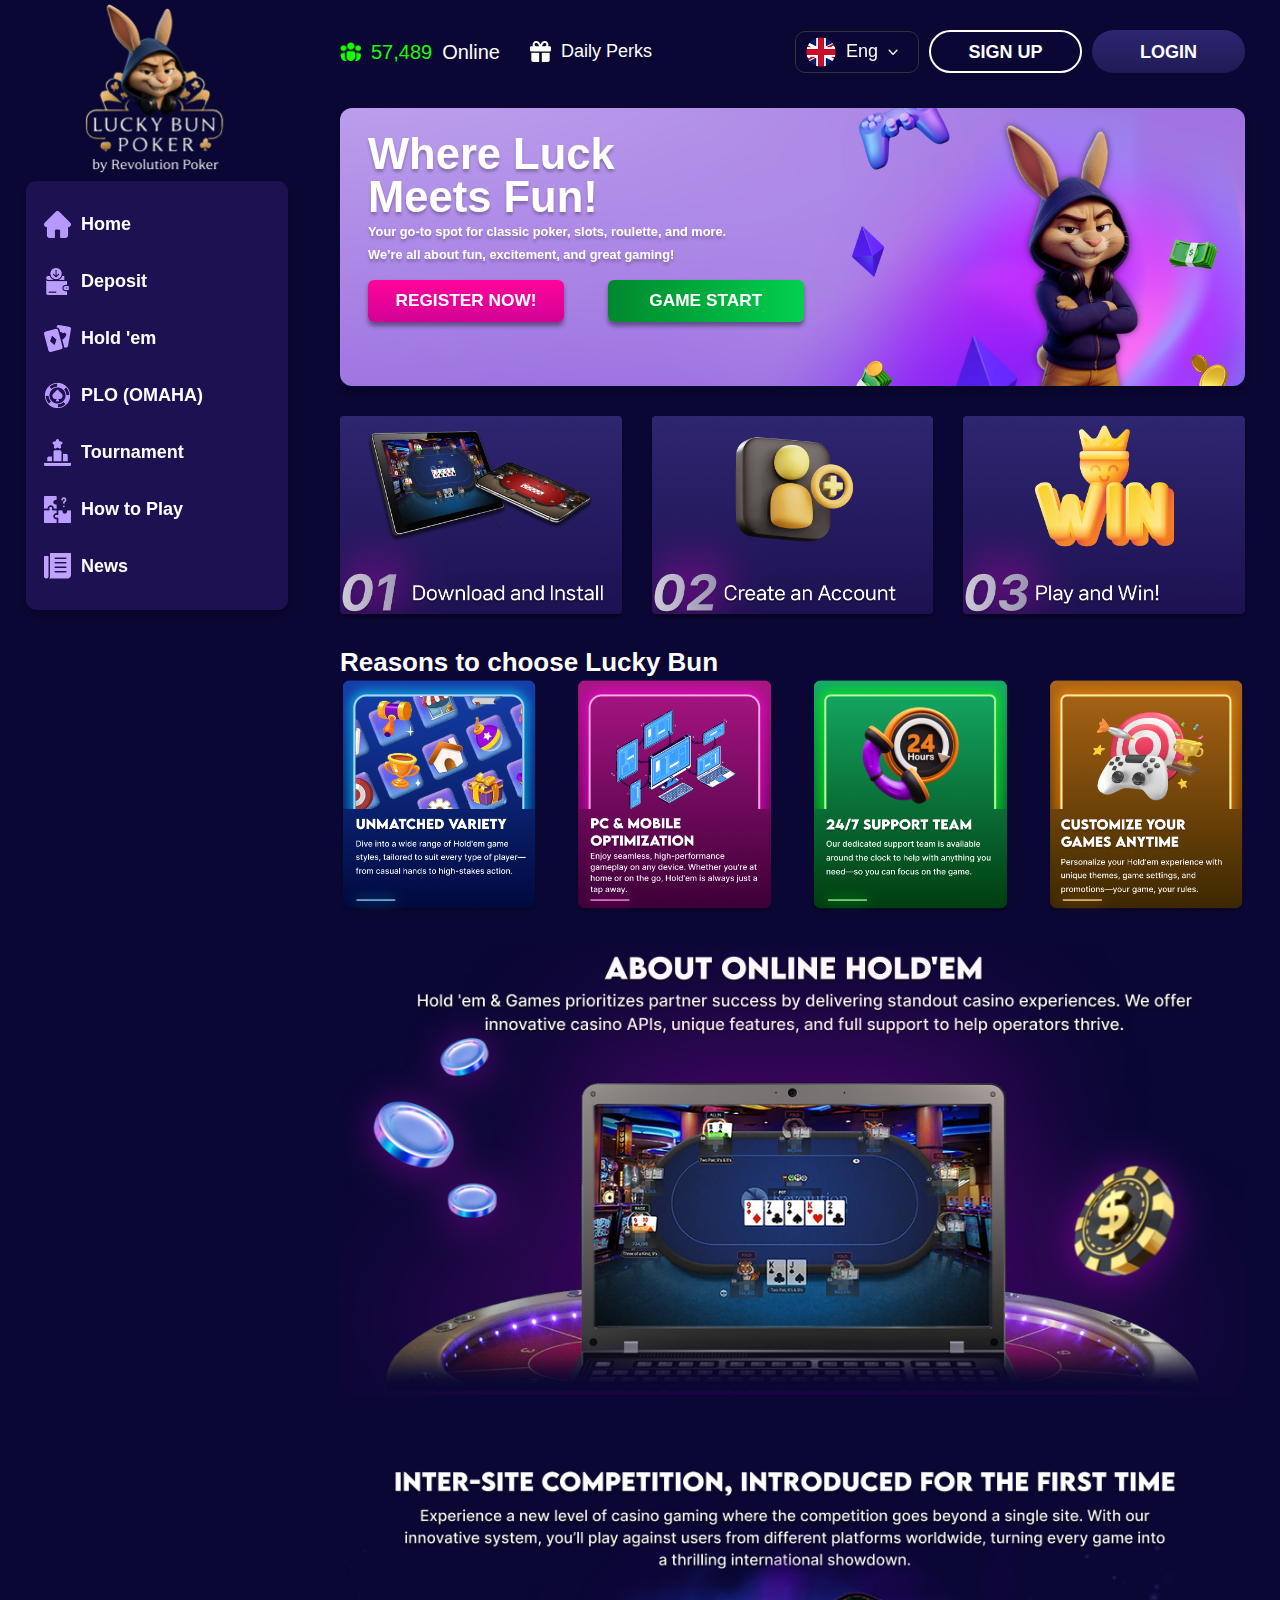
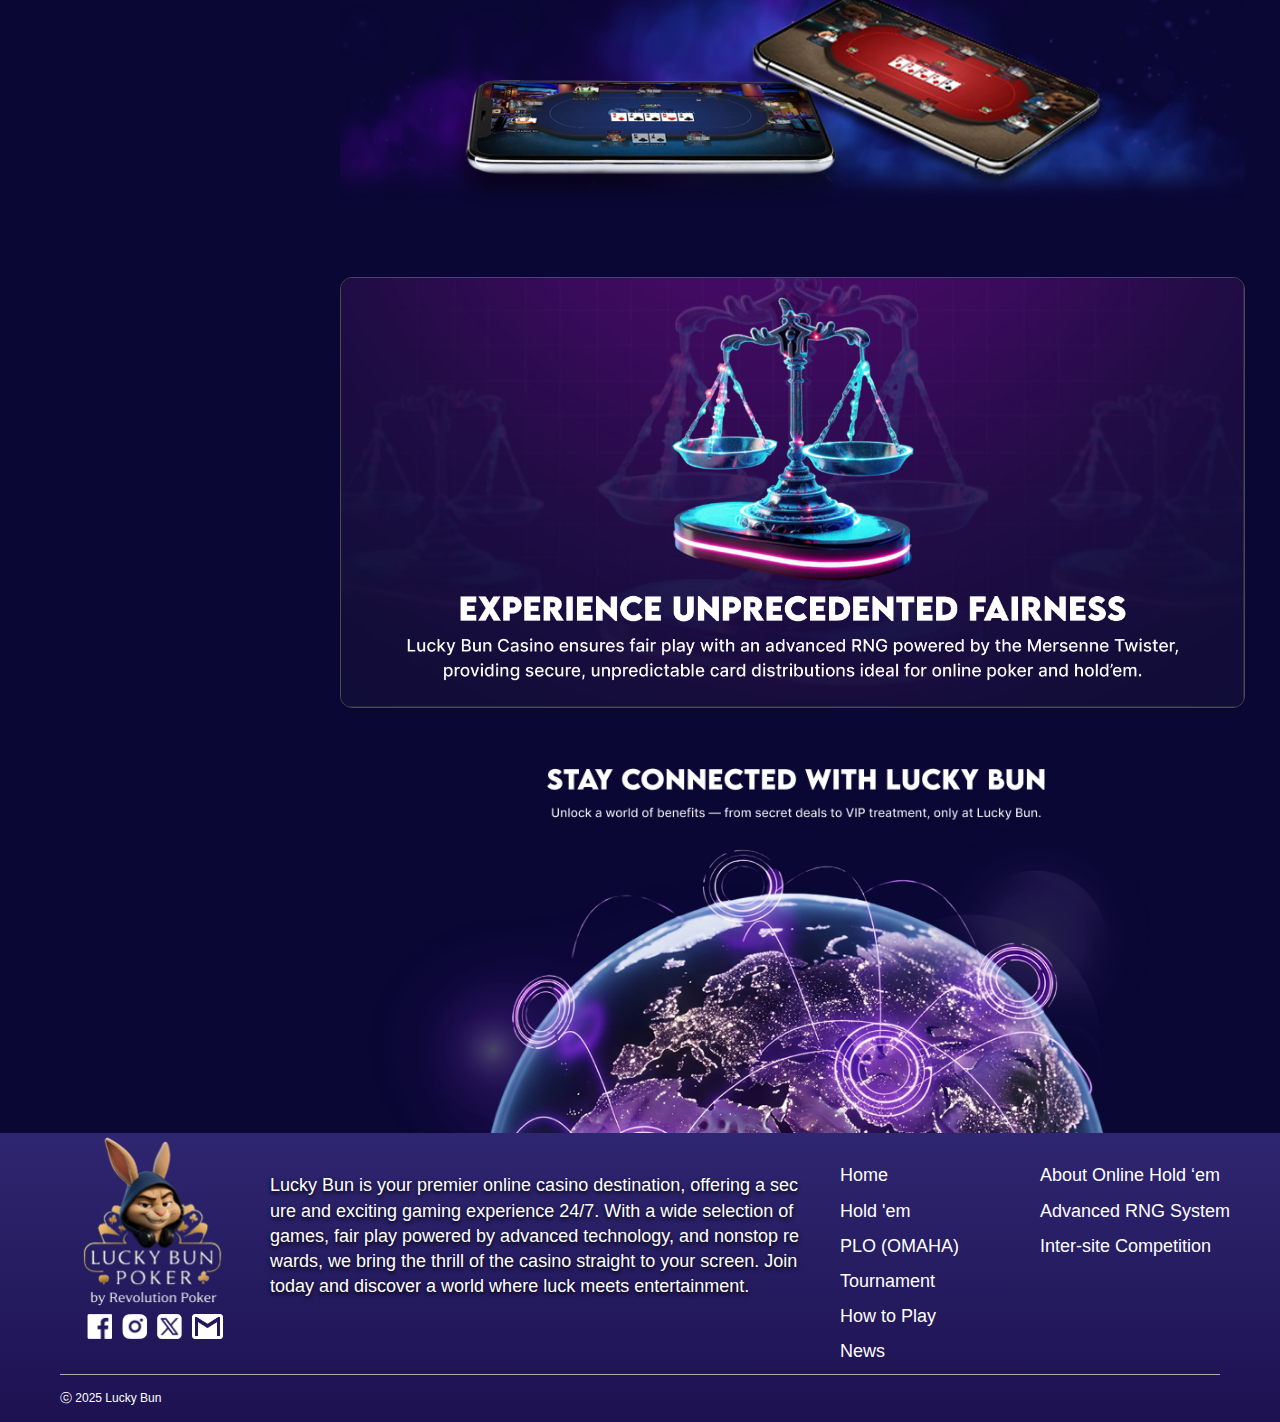
<file: pages/index.html>
<!DOCTYPE html>
<html lang="ko">
    <head>
        <title>LUCKY BUN</title>

        <meta http-equiv="content-type" content="text/html; charset=utf-8"/>
        <meta http-equiv="X-UA-Compatible" content="IE=Edge"/>
        <meta name="viewport" content="user-scalable=yes, initial-scale=1, maximum-scale=1, minimum-scale=1, width=device-width">
        <link rel="stylesheet" type="text/css" href="../css/reset.css"/>
        <link rel="stylesheet" type="text/css" href="../css/common.css"/>
        <link rel="stylesheet" type="text/css" href="../css/style.css"/>

        <script src="../js/jquery-2.2.4.min.js"></script>
        <script src="../js/script.js"></script>

    </head>
    <body>

        <!-- 로그인 팝업 -->
        <div class="popup login" style="display: none;">
            <div class="popup__cont">
                <button class="popup__close">
                    <img src="../img/popup_close.png" alt="close">
                </button>
                <div class="popup__member">
                    <div class="member__left">
                        <img src="../img/logo.png" alt="LUCKY BUN POKER">   
                    </div>
                    <div class="member__right">
                        <p>Sign in to your account, and start winning!</p>

                        <div class="member__input">
                            <img src="../img/ico_id.png" alt="username">
                            <input type="text" placeholder="Username" class="input-common">
                        </div>
                        <div class="member__input">
                            <img src="../img/ico_lock.png" alt="Password">
                            <input type="password" placeholder="Password" class="input-common">
                        </div>
                        <a href="javascript:;" class="link-forgot">Forgot Password?</a>
                        <a href="javascript:;" class="btn btn-gradient btn-popup-login">LOGIN</a>
                        <div class="member__links">
                            <span>Don't have an account?</span>
                            <a href="javascript:;" class="link-signup">SIGN UP</a>
                        </div>
                    </div>
                </div>
            </div>
            <div class="popup__bg"></div>
        </div>

        <!-- 회원가입 팝업 -->
        <div class="popup signup" style="display: none;">
            <div class="popup__cont">
                <button class="popup__close">
                    <img src="../img/popup_close.png" alt="close">
                </button>
                <div class="popup__member">
                    <div class="member__left">
                        <img src="../img/logo.png" alt="LUCKY BUN POKER">   
                    </div>
                    <div class="member__right">
                        <p>Join Lucky Bun today and start your winning streak!</p>

                        <div class="member__input">
                            <img src="../img/ico_name.png" alt="First Name">
                            <input type="text" placeholder="First Name" class="input-common">
                        </div>
                        <div class="member__input">
                            <img src="../img/ico_name.png" alt="Last Name">
                            <input type="text" placeholder="Last Name" class="input-common">
                        </div>
                        <div class="member__input">
                            <img src="../img/ico_id.png" alt="username">
                            <input type="text" placeholder="Username" class="input-common">
                        </div>
                        <div class="member__input">
                            <img src="../img/ico_email.png" alt="Email">
                            <input type="text" placeholder="Email" class="input-common">
                        </div>
                        <div class="member__input">
                            <img src="../img/ico_lock.png" alt="Password">
                            <input type="password" placeholder="Password" class="input-common">
                        </div>
                        <div class="member__input">
                            <img src="../img/ico_confirm.png" alt="Confirm Password">
                            <input type="password" placeholder="Confirm Password" class="input-common">
                        </div>
                        <div class="member__input">
                            <img src="../img/ico_agent.png" alt="Agent Code">
                            <input type="text" placeholder="Agent Code" class="input-common">
                        </div>
                        <label class="member__checkbox">
                            <input type="checkbox" class="input-checkbox">
                            <span>I accept the Terms of Use and Privacy Policy</span>
                        </label>
                        <a href="javascript:;" class="btn btn-gradient btn-popup-login">SIGN UP</a>
                        <div class="member__links">
                            <span>Already have an account?</span>
                            <a href="javascript:;" class="link-signup">LOG IN</a>
                        </div>
                    </div>
                </div>
            </div>
            <div class="popup__bg"></div>
        </div>



        <!-- deposit 팝업 -->
        <div class="popup deposit" style="display: none;">
            <div class="popup__cont">
                <button class="popup__close">
                    <img src="../img/popup_close.png" alt="close">
                </button>
                <div class="popup__deposit">
                    <h2>DEPOSIT</h2>
                    <div class="deposit__tab">
                        <button class="btn-gradient btn active" data-tab="deposit">Deposit</button>
                        <button class="btn-gradient btn" data-tab="withdraw">Withdraw</button>
                    </div>

                    <hr class="hr-line" />

                    <div class="amountbox">
                        <span>Deposit Amount</span>
                        <b>$ 1,000</b>
                        <p class="amount__type">USDT</p>
                    </div>

                    <!-- Deposit 탭 내용 -->
                    <div class="tab-content deposit-content">
                        <div class="deposit__method">
                            <button class="deposit__method__item">
                                <img src="../img/ico_usdt.png" alt="USDT">
                                <span>USDT</span>
                            </button>
                        </div>

                        <h3>Charging Type</h3>
                        <div class="chargingtype">
                            <label class="active">
                                <input type="radio" name="chargingtype" class="input-radio" value="TRC20">
                                <span>TRC20</span>
                            </label>
                            <label>
                                <input type="radio" name="chargingtype" class="input-radio" value="ERC20">
                                <span>ERC20</span>
                            </label>
                            <label>
                                <input type="radio" name="chargingtype" class="input-radio" value="BEP20">
                                <span>BEP20</span>
                            </label>
                            <label>
                                <input type="radio" name="chargingtype" class="input-radio" value="TRC20">
                                <span>TRC20</span>
                            </label>
                            <label>
                                <input type="radio" name="chargingtype" class="input-radio" value="ERC20">
                                <span>ERC20</span>
                            </label>
                            <label>
                                <input type="radio" name="chargingtype" class="input-radio" value="BEP20">
                                <span>BEP20</span>
                            </label>
                        </div>

                        <h3>Charging Address</h3>
                        <p class="deposit__address-text">Private address, supports all amounts and can add funds at any time, minimum transfer amount is 1 USDT.</p>

                        <hr class="hr-line" />

                        <div class="barcode">
                            <img src="../img/barcode.png" alt="barcode" class="barcode__img">
                            <button class="btn-save">
                                <img src="../img/ico_down.png" alt="down">
                                <span>SAVE QR CODE</span>
                            </button>
                        </div>

                        <div class="copy__address">
                            <input type="text" placeholder="Address" value="item_id=12345&user_id=67890&nonce=abcdef123" readonly>
                            <button class="btn-copy">
                                <span>Copy</span>
                            </button>
                        </div>
                    </div>

                    <!-- Withdraw 탭 내용 -->
                    <div class="tab-content withdraw-content" style="display: none;">
                        <div class="withdrawal-box">
                            <div class="no-withdrawal">
                                <img src="../img/no.png" alt="no withdrawal">
                                <h3>No withdrawal</h3>
                                <h4>Withdrawal is temporarily unavailable. Withdrawal amount <b>$0</b></h4>
                            </div>
                        </div>
                    </div>
                </div>
            </div>
            <div class="popup__bg"></div>
        </div>


        <!-- 햄버거 메뉴 버튼 -->
        <button class="menu-toggle">
            <span></span>
            <span></span>
            <span></span>
        </button>

        <!-- 네비게이션 오버레이 -->
        <div class="nav-overlay"></div>

        <div class="container">
            <nav>
                <h1>
                    <a href="./index.html">
                        <img src="../img/logo.png" alt="logo">
                    </a>
                </h1>
                <ul>
                    <li>
                        <a href="./index.html">
                            <img src="../img/ico_home.png" alt="home">
                            <span>Home</span>
                        </a>
                    </li>
                    <li>
                        <a href="javascript:;" class="btn-deposit-popup">
                            <img src="../img/ico_deposit_nav.png" alt="deposit">
                            <span>Deposit</span>
                        </a>
                    </li>
                    <li>
                        <a href="javascript:;">
                            <img src="../img/ico_holdem.png" alt="holdem">
                            <span>Hold 'em</span>
                        </a>
                    </li>
                    <li>
                        <a href="javascript:;">
                            <img src="../img/ico_plo.png" alt="plo">
                            <span>PLO (OMAHA)</span>
                        </a>
                    </li>
                    <li>
                        <a href="javascript:;">
                            <img src="../img/ico_tournament.png" alt="tournament">
                            <span>Tournament</span>
                        </a>
                    </li>
                    <li>
                        <a href="./howtoplay.html">
                            <img src="../img/ico_howtoplay.png" alt="howtoplay">
                            <span>How to Play</span>
                        </a>
                    </li>
                    <li>
                        <a href="./news.html">
                            <img src="../img/ico_news.png" alt="news">
                            <span>News</span>
                        </a>
                    </li>
                </ul>
            </nav>
            <div class="contents">
                <div class="contents__header">
                    <div class="contents__header__left">
                        <img src="../img/logo.png" alt="luckybun" class="mobile__logo">
                        <div class="onlineuser">
                            <img src="../img/ico_user.png" alt="user">
                            <span class="c_green">57,489</span>
                            <span>Online</span>
                        </div>
                        <div class="dailyperks">
                            <img src="../img/ico_gift.png" alt="dailyperks">
                            <span>Daily Perks</span>
                        </div>
                    </div>
                    <div class="contents__header__right">
                        <div class="fakeselect__flag">
                            <button>
                                <img src="../img/ico_eng.png" alt="select">
                                <span>Eng</span>
                            </button>
                            <div class="fakeselect__flag__list">
                                <ul>
                                    <li>
                                        <button>
                                            <img src="../img/ico_eng.png" alt="eng">
                                            <span>Eng</span>
                                        </button>
                                    </li>
                                    <li>
                                        <button>
                                            <img src="../img/ico_kor.png" alt="kor">
                                            <span>Kor</span>
                                        </button>
                                    </li>
                                </ul>
                            </div>
                        </div>
                        <a href="javascript:;" class="btn btn-signup">SIGN UP</a>
                        <a href="javascript:;" class="btn btn-gradient btn-login">LOGIN</a>
                    </div>
                </div>
                <div class="contents__main">
                    <div class="main__visual">
                        <div class="visual_contents">
                            <h2>Where Luck<br/>
                                Meets Fun!</h2>
                            <p>Your go-to spot for classic poker, slots, roulette, and more.<br />
                                We’re all about fun, excitement, and great gaming!</p>
                            <div class="visual_contents__btns">
                                <a href="javascript:;" class="btn-register">REGISTER NOW!</a>
                                <a href="javascript:;" class="btn-gamestart">GAME START</a>
                            </div>
                        </div>
                        <img src="../img/main_visual.png" alt="where Lick Meets Fun!">
                        <div class="main__visual__elements">
                            <img src="../img/main_el_1.png" alt="elements" class="el_1">
                            <img src="../img/main_el_2.png" alt="elements" class="el_2">
                            <img src="../img/main_el_3.png" alt="elements" class="el_3">
                            <img src="../img/main_el_4.png" alt="elements" class="el_4">
                            <img src="../img/main_el_5.png" alt="elements" class="el_5">
                            <img src="../img/main_el_2.png" alt="elements" class="el_6">
                        </div>
                    </div>
                    <div class="main__step">
                        <div class="step__item">
                            <img src="../img/step1.png" alt="step1">
                        </div>
                        <div class="step__item">
                            <img src="../img/step2.png" alt="step2">
                        </div>
                        <div class="step__item">
                            <img src="../img/step3.png" alt="step3">
                        </div>
                    </div>
                    <h2 class="main__reasons__title">Reasons to choose Lucky Bun</h2>
                    <div class="main__reasons">
                        <div class="reasons__item">
                            <img src="../img/main_reasons1.png" alt="reason1">
                        </div>
                        <div class="reasons__item">
                            <img src="../img/main_reasons2.png" alt="reason2">
                        </div>
                        <div class="reasons__item">
                            <img src="../img/main_reasons3.png" alt="reason3">
                        </div>
                        <div class="reasons__item">
                            <img src="../img/main_reasons4.png" alt="reason4">
                        </div>
                    </div>
                    <img src="../img/main_about.png" alt="about online holdem" class="main__about-img">
                    <img src="../img/main_intersite.png" alt="intersite competition" class="main__intersite-img">
                    <img src="../img/main_experience.jpg" alt="experience" class="main__experience-img">
                    <img src="../img/main_stay.png" alt="stay" class="main__stay-img">
                </div>
            </div>
        </div>



        <footer>
            <div class="footer__top">
                <div class="footer__logos">
                    <a href="javascript:;">
                        <img src="../img/logo.png" alt="LUCKY BUN POKER">
                    </a>
                    <div class="sns">
                        <a href="javascript:;">
                            <img src="../img/ico_facebook.png" alt="facebook">
                        </a>
                        <a href="javascript:;">
                            <img src="../img/ico_insta.png" alt="instagram">
                        </a>
                        <a href="javascript:;">
                            <img src="../img/ico_x.png" alt="x">
                        </a>
                        <a href="javascript:;">
                            <img src="../img/ico_mail.png" alt="mail">
                        </a>
                    </div>
                </div>
                <div class="footer__details">
                    <p>Lucky Bun is your premier online casino destination, offering a secure and exciting gaming experience 24/7. With a wide selection of games, fair play powered by advanced technology, and nonstop rewards, we bring the thrill of the casino straight to your screen. Join today and discover a world where luck meets entertainment.</p>
                </div>
                <div class="footer__nav">
                    <a href="./index.html">
                        <span>Home</span>
                    </a>
                    <a href="./holdem.html">
                        <span>Hold 'em</span>
                    </a>
                    <a href="./plo.html">
                        <span>PLO (OMAHA)</span>
                    </a>
                    <a href="./Tournament.html">
                        <span>Tournament</span>
                    </a>
                    <a href="./howtoplay.html">
                        <span>How to Play</span>
                    </a>
                    <a href="./news.html">
                        <span>News</span>
                    </a>
                </div>
                <div class="footer__links">
                    <a href="javascript:;">
                        <span>About Online Hold ‘em</span>
                    </a>
                    <a href="javascript:;">
                        <span>Advanced RNG System</span>
                    </a>
                    <a href="javascript:;">
                        <span>Inter-site Competition</span>
                    </a>
                </div>
            </div>
            <div class="footer__btm">
                <p>ⓒ 2025 Lucky Bun</p>
            </div>
        </footer>
    </body>
</html>
</file>
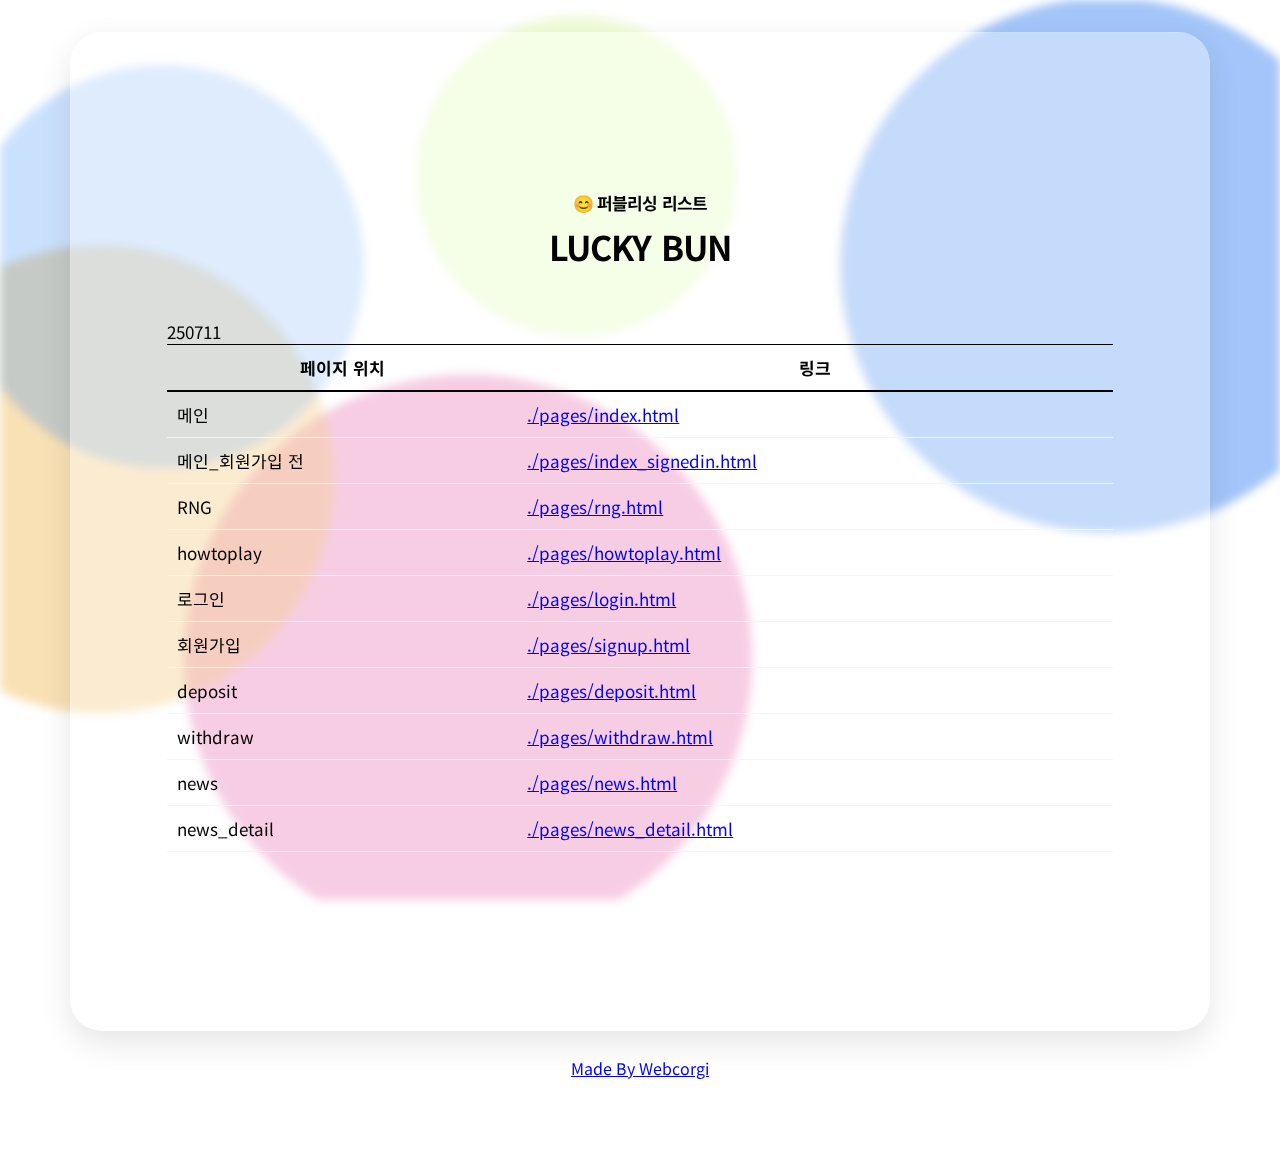
<file: list.html>
<html lang="ko">

<head>
    <meta charset="UTF-8">
    <meta name="viewport" content="width=device-width, initial-scale=1.0">
    <meta http-equiv="X-UA-Compatible" content="ie=edge">
    <title>퍼블리싱 리스트</title>
    <link href="https://fonts.googleapis.com/css?family=Noto+Sans+KR:100,300,400,500,700,900&amp;display=swap"
        rel="stylesheet">
</head>

<body>
    <!-- Canvas -->
    <canvas class="orb-canvas"></canvas>
    <!-- Overlay -->
    <div class="overlay">
        <!-- Overlay inner wrapper -->
        <div class="overlay__inner">
            <!-- Title -->
            <h1 class="overlay__title">
                <p>😊 퍼블리싱 리스트</p>
                LUCKY BUN
            </h1>

            <table>
                <caption>250711</caption>
                <tbody>
                    <tr>
                        <th>페이지 위치</th>
                        <th>링크</th>
                    </tr>
                    <tr>
                        <td>메인</td>
                        <td>
                            <a href="./pages/index.html" target="_blank">./pages/index.html</a>
                        </td>
                    </tr>
                    <tr>
                        <td>메인_회원가입 전</td>
                        <td>
                            <a href="./pages/index_signedin.html" target="_blank">./pages/index_signedin.html</a>
                        </td>
                    </tr>
                    <tr>
                        <td>RNG</td>
                        <td>
                            <a href="./pages/rng.html" target="_blank">./pages/rng.html</a>
                        </td>
                    </tr>
                    <tr>
                        <td>howtoplay</td>
                        <td>
                            <a href="./pages/howtoplay.html" target="_blank">./pages/howtoplay.html</a>
                        </td>
                    </tr>
                    <tr>
                        <td>로그인</td>
                        <td>
                            <a href="./pages/login.html" target="_blank">./pages/login.html</a>
                        </td>
                    </tr>
                    <tr>
                        <td>회원가입</td>
                        <td>
                            <a href="./pages/signup.html" target="_blank">./pages/signup.html</a>
                        </td>
                    </tr>
                    <tr>
                        <td>deposit</td>
                        <td>
                            <a href="./pages/deposit.html" target="_blank">./pages/deposit.html</a>
                        </td>
                    </tr>
                    <tr>
                        <td>withdraw</td>
                        <td>
                            <a href="./pages/withdraw.html" target="_blank">./pages/withdraw.html</a>
                        </td>
                    </tr>
                    <tr>
                        <td>news</td>
                        <td>
                            <a href="./pages/news.html" target="_blank">./pages/news.html</a>
                        </td>
                    </tr>   
                    <tr>
                        <td>news_detail</td>
                        <td>
                            <a href="./pages/news_detail.html" target="_blank">./pages/news_detail.html</a>
                        </td>
                    </tr>
                </tbody>
            </table>
        </div>
    </div>

    <footer>
        <a href="https://kmong.com/gig/154084" target="_blank">Made By Webcorgi</a>
    </footer>

    <style>
        footer {
            height: 100px;
            display: flex;
            justify-content: center;
            align-items: center;
        }

        footer a {
            font-size: 16px;
            color: blue;
            text-decoration: underline;
            margin-top: 50px;
        }

        :root {
            --dark-color: hsl(var(--hue), 100%, 9%);
            --light-color: hsl(var(--hue), 95%, 98%);
            --base: hsl(var(--hue), 95%, 50%);
            --complimentary1: hsl(var(--hue-complimentary1), 95%, 50%);
            --complimentary2: hsl(var(--hue-complimentary2), 95%, 50%);

            --font-family: "Poppins", system-ui;

            --bg-gradient: linear-gradient(to bottom,
                    hsl(var(--hue), 95%, 99%),
                    hsl(var(--hue), 95%, 84%));
        }

        * {
            margin: 0;
            padding: 0;
            box-sizing: border-box;
        }

        html {
            -webkit-font-smoothing: antialiased;
            -moz-osx-font-smoothing: grayscale;
        }

        body {
            min-height: 100vh;
            display: grid;
            place-items: center;
            padding: 2rem;
            font-family: var(--font-family);
            color: var(--dark-color);
            background: var(--bg-gradient);
        }

        .orb-canvas {
            position: fixed;
            top: 0;
            left: 0;
            width: 100%;
            height: 100%;
            pointer-events: none;
            z-index: -1;
        }

        strong {
            font-weight: 600;
        }

        .overlay {
            width: 100%;
            max-width: 1140px;
            padding: 8rem 6rem;
            display: flex;
            align-items: center;
            background: rgba(255, 255, 255, 0.375);
            box-shadow: 0 0.75rem 2rem 0 rgba(0, 0, 0, 0.1);
            border-radius: 2rem;
            border: 1px solid rgba(255, 255, 255, 0.125);
        }

        .overlay__inner {
            width: 100%;
        }

        .overlay__title {
            font-size: 34px;
            line-height: 2.75rem;
            font-weight: 700;
            letter-spacing: -0.025em;
            margin-bottom: 2rem;
        }

        .text-gradient {
            background-image: linear-gradient(45deg,
                    var(--base) 25%,
                    var(--complimentary2));
            -webkit-background-clip: text;
            -webkit-text-fill-color: transparent;
            -moz-background-clip: text;
            -moz-text-fill-color: transparent;
        }

        .overlay__description {
            font-size: 24px;
            line-height: 1.6;
            margin-bottom: 3rem;
        }

        .overlay__btns {
            width: 100%;
            display: flex;
        }

        .overlay__btn {
            width: 350px;
            height: 80px;
            display: flex;
            justify-content: center;
            align-items: center;
            font-size: 17px;
            font-weight: 600;
            color: var(--light-color);
            background: var(--dark-color);
            border: none;
            border-radius: 0.5rem;
            transition: transform 150ms ease;
            outline-color: hsl(var(--hue), 95%, 50%);
        }

        .overlay__btn:hover {
            transform: scale(1.05);
            cursor: pointer;
        }

        .overlay__btn--transparent {
            background: transparent;
            color: var(--dark-color);
            border: 2px solid var(--dark-color);
            border-width: 2px;
            margin-right: 0.75rem;
        }

        .overlay__btn-emoji {
            margin-left: 0.375rem;
        }

        a {
            text-decoration: none;
            color: var(--dark-color);
            width: 100%;
            height: 100%;
            display: block;
        }

        /* Not too many browser support this yet but it's good to add! */
        @media (prefers-contrast: high) {
            .orb-canvas {
                display: none;
            }
        }

        @media only screen and (max-width: 1140px) {
            .overlay {
                padding: 8rem 4rem;
            }
        }

        @media only screen and (max-width: 840px) {
            body {
                padding: 1.5rem;
            }

            .overlay {
                padding: 4rem;
                height: auto;
            }

            .overlay__title {
                font-size: 1.25rem;
                line-height: 2rem;
                margin-bottom: 1.5rem;
            }

            .overlay__description {
                font-size: 0.875rem;
                line-height: 1.5rem;
                margin-bottom: 2.5rem;
            }
        }

        @media only screen and (max-width: 600px) {
            .overlay {
                padding: 1.5rem;
            }

            .overlay__btns {
                flex-wrap: wrap;
            }

            .overlay__btn {
                width: 100%;
                font-size: 0.75rem;
                margin-right: 0;
            }

            .overlay__btn:first-child {
                margin-bottom: 1rem;
            }
        }

        body {
            text-align: center;
            font-family: 'Noto Sans KR', sans-serif;
        }

        body * {
            box-sizing: border-box;
            -webkit-box-sizing: border-box;
            margin: 0;
            padding: 0;
            font-size: 17px;
            word-break: break-all;
        }

        table {
            border-collapse: collapse;
            border-spacing: 0;
            width: 100%;
            margin: 0 auto;
        }

        table caption {
            text-align: left
        }

        h1 {
            font-size: 24px;
            padding: 20px 0 0;
            font-weight: 400;
        }

        body table {
            margin: 50px auto;
            width: 100%;
        }

        body table tr {}

        body table tr:first-child th {
            border: 0;
            border-bottom: 2px solid #000;
            border-top: 1px solid #000;
            text-align: center;
            font-weight: bold;
        }

        body table th {
            font-weight: 400;
        }

        body table th,
        body table td {
            border-bottom: 1px solid #f5f5f5;
            padding: 10px;
            text-align: left;
        }

        body table td a {
            color: blue !important;
            text-decoration: underline;
        }


        @media screen and (max-width:991px) {
            body * {
                font-size: 13px;
            }

            body table th,
            body table td {
                padding: 5px;
            }
        }
    </style>

    <script type="module">
        // Canvas 설정
        const canvas = document.createElement('canvas');
        const ctx = canvas.getContext('2d');

        // 캔버스 스타일 설정
        canvas.style.position = 'fixed';
        canvas.style.top = '0';
        canvas.style.left = '0';
        canvas.style.width = '100%';
        canvas.style.height = '100%';
        canvas.style.zIndex = '-1';
        canvas.style.filter='blur(5px)'
        document.body.appendChild(canvas);

        // Canvas 크기 설정
        function resizeCanvas() {
            canvas.width = window.innerWidth;
            canvas.height = window.innerHeight;
        }
        resizeCanvas();
        window.addEventListener('resize', resizeCanvas);

        // 블롭(Blob) 클래스 정의
        class Blob {
            constructor() {
                this.reset();
            }

            reset() {
                this.x = Math.random() * canvas.width;
                this.y = Math.random() * canvas.height;
                this.size = Math.random() * 200 + 100;
                this.speedX = (Math.random() - 0.5) * 2;
                this.speedY = (Math.random() - 0.5) * 2;
                this.hue = Math.random() * 360;
                this.saturation = 70 + Math.random() * 30;
                this.lightness = 50 + Math.random() * 20;
                this.alpha = 0.2 + Math.random() * 0.3;
            }

            update() {
                this.x += this.speedX;
                this.y += this.speedY;

                // 화면 경계에서 반사
                if (this.x < 0 || this.x > canvas.width) this.speedX *= -1;
                if (this.y < 0 || this.y > canvas.height) this.speedY *= -1;
            }

            draw() {
                ctx.beginPath();
                ctx.arc(this.x, this.y, this.size, 0, Math.PI * 2);
                ctx.fillStyle = `hsla(${this.hue}, ${this.saturation}%, ${this.lightness}%, ${this.alpha})`;
                ctx.fill();
            }
        }

        // 블롭 생성
        const blobs = Array.from({ length: 5 }, () => new Blob());

        // 애니메이션 함수
        function animate() {
            // 캔버스를 약간 투명하게 지워서 잔상 효과 생성
            ctx.fillStyle = 'rgba(255,255,255, 1)';
            ctx.fillRect(0, 0, canvas.width, canvas.height);

            blobs.forEach(blob => {
                blob.update();
                blob.draw();
            });

            requestAnimationFrame(animate);
        }

        // 애니메이션 시작
        animate();
    </script>
</body>

</html>
</file>
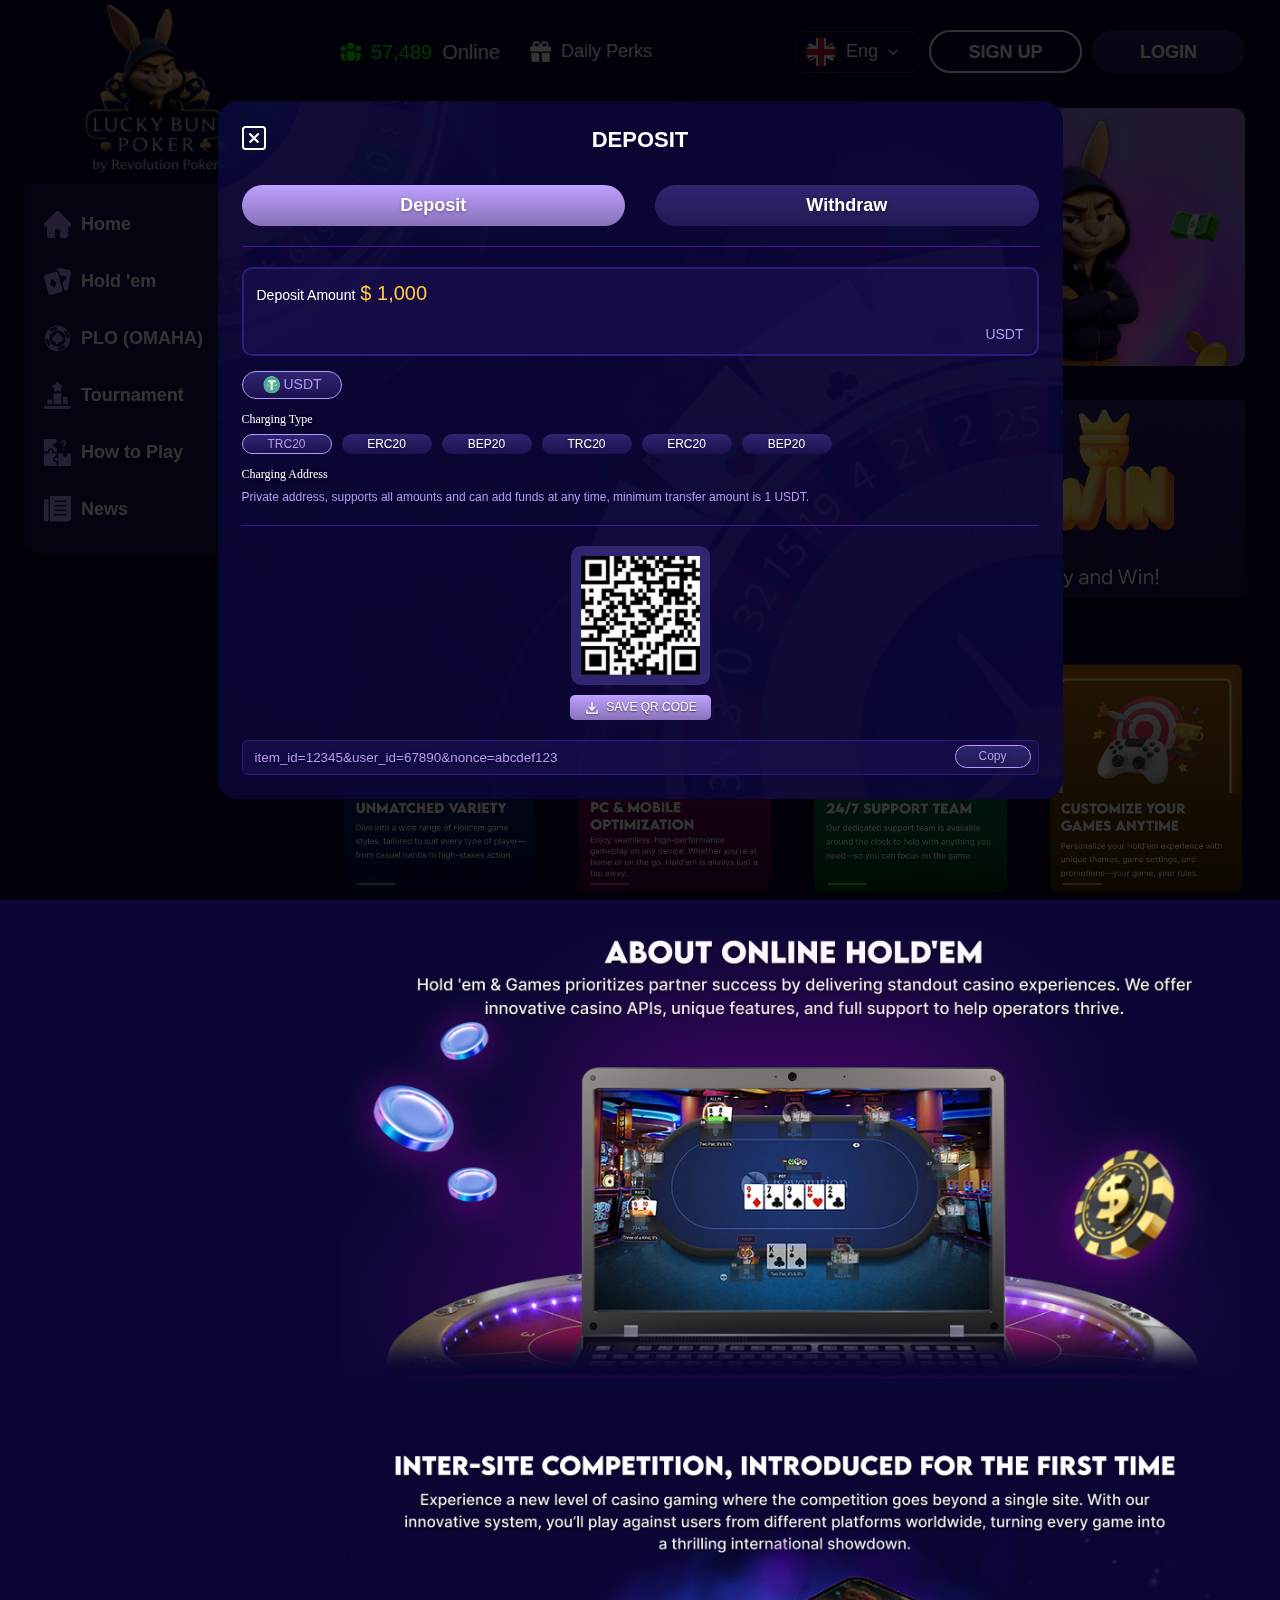
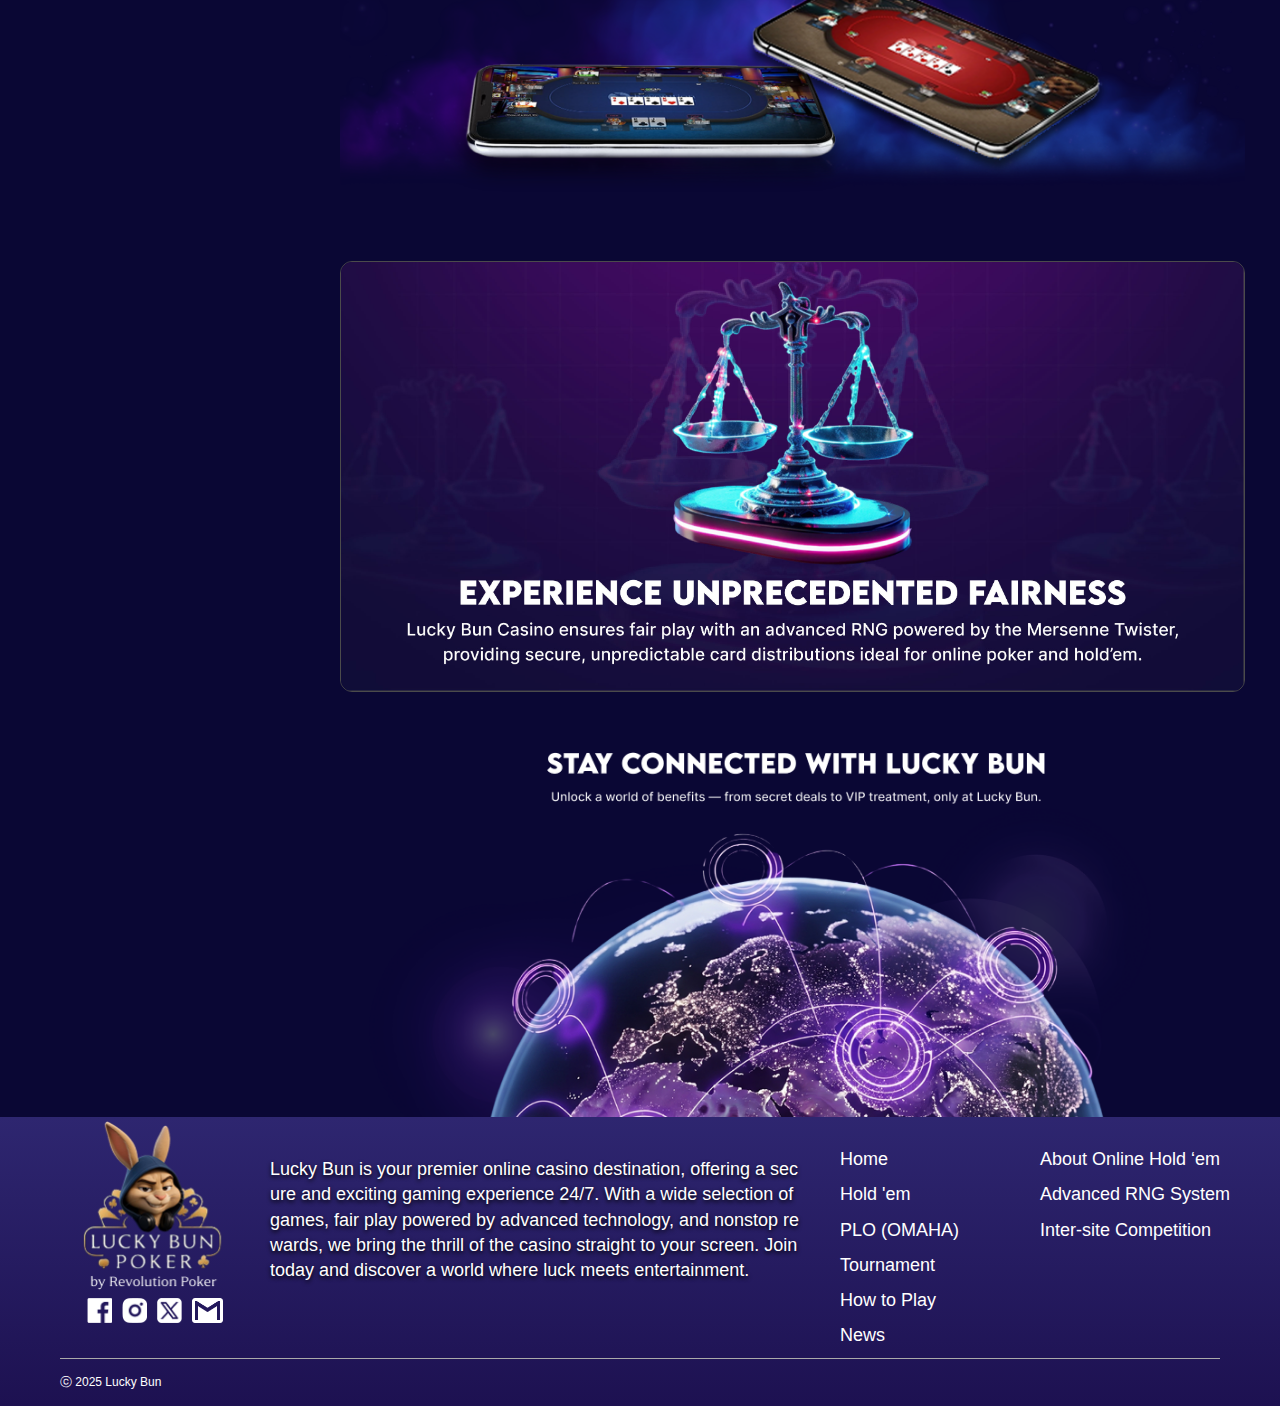
<file: pages/deposit.html>
<!DOCTYPE html>
<html lang="ko">
    <head>
        <title>mammoth</title>

        <meta http-equiv="content-type" content="text/html; charset=utf-8"/>
        <meta http-equiv="X-UA-Compatible" content="IE=Edge"/>
        <meta name="viewport" content="user-scalable=yes, initial-scale=1, maximum-scale=1, minimum-scale=1, width=device-width">
        <link rel="stylesheet" type="text/css" href="../css/reset.css"/>
        <link rel="stylesheet" type="text/css" href="../css/common.css"/>
        <link rel="stylesheet" type="text/css" href="../css/style.css"/>

        <script src="../js/jquery-2.2.4.min.js"></script>
        <script src="../js/script.js"></script>

    </head>
    <body>

        <div class="popup deposit">
            <div class="popup__cont">
                <button class="popup__close">
                    <img src="../img/popup_close.png" alt="close">
                </button>
                <div class="popup__deposit">
                    <h2>DEPOSIT</h2>
                    <div class="deposit__tab">
                        <button class="btn-gradient btn active" onclick="location.href='./deposit.html'">Deposit</button>
                        <button class="btn-gradient btn" onclick="location.href='./withdraw.html'">Withdraw</button>
                    </div>

                    <hr class="hr-line" />

                    <div class="amountbox">
                        <span>Deposit Amount</span>
                        <b>$ 1,000</b>
                        <p class="amount__type">USDT</p>
                    </div>

                    <div class="deposit__method">
                        <button class="deposit__method__item">
                            <img src="../img/ico_usdt.png" alt="USDT">
                            <span>USDT</span>
                        </button>
                    </div>

                    <h3>Charging Type</h3>
                    <div class="chargingtype">
                        <label class="active">
                            <input type="radio" name="chargingtype" class="input-radio" value="TRC20">
                            <span>TRC20</span>
                        </label>
                        <label>
                            <input type="radio" name="chargingtype" class="input-radio" value="ERC20">
                            <span>ERC20</span>
                        </label>
                        <label>
                            <input type="radio" name="chargingtype" class="input-radio" value="BEP20">
                            <span>BEP20</span>
                        </label>
                        <label>
                            <input type="radio" name="chargingtype" class="input-radio" value="TRC20">
                            <span>TRC20</span>
                        </label>
                        <label>
                            <input type="radio" name="chargingtype" class="input-radio" value="ERC20">
                            <span>ERC20</span>
                        </label>
                        <label>
                            <input type="radio" name="chargingtype" class="input-radio" value="BEP20">
                            <span>BEP20</span>
                        </label>
                    </div>

                    <h3>Charging Address</h3>
                    <p class="deposit__address-text">Private address, supports all amounts and can add funds at any time, minimum transfer amount is 1 USDT.</p>

                    <hr class="hr-line" />

                    <div class="barcode">
                        <img src="../img/barcode.png" alt="barcode" class="barcode__img">
                        <button class="btn-save">
                            <img src="../img/ico_down.png" alt="down">
                            <span>SAVE QR CODE</span>
                        </button>
                    </div>

                    <div class="copy__address">
                        <input type="text" placeholder="Address" value="item_id=12345&user_id=67890&nonce=abcdef123" readonly>
                        <button class="btn-copy">
                            <span>Copy</span>
                        </button>
                    </div>
                </div>
            </div>
            <div class="popup__bg"></div>
        </div>

        <!-- 햄버거 메뉴 버튼 -->
        <button class="menu-toggle">
            <span></span>
            <span></span>
            <span></span>
        </button>
        
        <!-- 네비게이션 오버레이 -->
        <div class="nav-overlay"></div>
        
        <div class="container">
            <nav>
                <h1>
                    <a href="./index.html">
                        <img src="../img/logo.png" alt="logo">
                    </a>
                </h1>
                <ul>
                    <li>
                        <a href="./holdem.html">
                            <img src="../img/ico_home.png" alt="home">
                            <span>Home</span>
                        </a>
                    </li>
                    <li>
                        <a href="./plo.html">
                            <img src="../img/ico_holdem.png" alt="holdem">
                            <span>Hold 'em</span>
                        </a>
                    </li>
                    <li>
                        <a href="./tournament.html">
                            <img src="../img/ico_plo.png" alt="plo">
                            <span>PLO (OMAHA)</span>
                        </a>
                    </li>
                    <li>
                        <a href="./howtoplay.html">
                            <img src="../img/ico_tournament.png" alt="tournament">
                            <span>Tournament</span>
                        </a>
                    </li>
                    <li>
                        <a href="./howtoplay.html">
                            <img src="../img/ico_howtoplay.png" alt="howtoplay">
                            <span>How to Play</span>
                        </a>
                    </li>
                    <li>
                        <a href="./news.html">
                            <img src="../img/ico_news.png" alt="news">
                            <span>News</span>
                        </a>
                    </li>
                </ul>
            </nav>
            <div class="contents">
                <div class="contents__header">
                    <div class="contents__header__left">
                        <div class="onlineuser">
                            <img src="../img/ico_user.png" alt="user">
                            <span class="c_green">57,489</span>
                            <span>Online</span>
                        </div>
                        <div class="dailyperks">
                            <img src="../img/ico_gift.png" alt="dailyperks">
                            <span>Daily Perks</span>
                        </div>
                    </div>
                    <div class="contents__header__right">
                        <div class="fakeselect__flag">
                            <button>
                                <img src="../img/ico_eng.png" alt="select">
                                <span>Eng</span>
                            </button>
                            <div class="fakeselect__flag__list">
                                <ul>
                                    <li>
                                        <button>
                                            <img src="../img/ico_eng.png" alt="eng">
                                            <span>Eng</span>
                                        </button>
                                    </li>
                                    <li>
                                        <button>
                                            <img src="../img/ico_kor.png" alt="kor">
                                            <span>Kor</span>
                                        </button>
                                    </li>
                                </ul>
                            </div>
                        </div>
                        <a href="javascript:;" class="btn btn-signup">SIGN UP</a>
                        <a href="javascript:;" class="btn btn-gradient btn-login">LOGIN</a>
                    </div>
                </div>
                <div class="contents__main">
                    <div class="main__visual">
                        <div class="visual_contents">
                            <h2>Where Luck<br/>
                                Meets Fun!</h2>
                            <p>Your go-to spot for classic poker, slots, roulette, and more.<br />
                                We’re all about fun, excitement, and great gaming!</p>
                            <a href="javascript:;" class="btn-register">REGISTER NOW!</a>
                        </div>
                        <img src="../img/main_visual.jpg" alt="where Lick Meets Fun!">
                    </div>
                    <div class="main__step">
                        <div class="step__item">
                            <img src="../img/step1.png" alt="step1">
                        </div>
                        <div class="step__item">
                            <img src="../img/step2.png" alt="step2">
                        </div>
                        <div class="step__item">
                            <img src="../img/step3.png" alt="step3">
                        </div>
                    </div>
                    <h2 class="main__reasons__title">Reasons to choose Lucky Bun</h2>
                    <div class="main__reasons">
                        <div class="reasons__item">
                            <img src="../img/main_reasons1.png" alt="reason1">
                        </div>
                        <div class="reasons__item">
                            <img src="../img/main_reasons2.png" alt="reason2">
                        </div>
                        <div class="reasons__item">
                            <img src="../img/main_reasons3.png" alt="reason3">
                        </div>
                        <div class="reasons__item">
                            <img src="../img/main_reasons4.png" alt="reason4">
                        </div>
                    </div>
                    <img src="../img/main_about.png" alt="about online holdem" class="main__about-img">
                    <img src="../img/main_intersite.png" alt="intersite competition" class="main__intersite-img">
                    <img src="../img/main_experience.jpg" alt="experience" class="main__experience-img">
                    <img src="../img/main_stay.png" alt="stay" class="main__stay-img">
                </div>
            </div>
        </div>



        <footer>
            <div class="footer__top">
                <div class="footer__logos">
                    <a href="javascript:;">
                        <img src="../img/logo.png" alt="LUCKY BUN POKER">
                    </a>
                    <div class="sns">
                        <a href="javascript:;">
                            <img src="../img/ico_facebook.png" alt="facebook">
                        </a>
                        <a href="javascript:;">
                            <img src="../img/ico_insta.png" alt="instagram">
                        </a>
                        <a href="javascript:;">
                            <img src="../img/ico_x.png" alt="x">
                        </a>
                        <a href="javascript:;">
                            <img src="../img/ico_mail.png" alt="mail">
                        </a>
                    </div>
                </div>
                <div class="footer__details">
                    <p>Lucky Bun is your premier online casino destination, offering a secure and exciting gaming experience 24/7. With a wide selection of games, fair play powered by advanced technology, and nonstop rewards, we bring the thrill of the casino straight to your screen. Join today and discover a world where luck meets entertainment.</p>
                </div>
                <div class="footer__nav">
                    <a href="./index.html">
                        <span>Home</span>
                    </a>
                    <a href="./holdem.html">
                        <span>Hold 'em</span>
                    </a>
                    <a href="./plo.html">
                        <span>PLO (OMAHA)</span>
                    </a>
                    <a href="./Tournament.html">
                        <span>Tournament</span>
                    </a>
                    <a href="./howtoplay.html">
                        <span>How to Play</span>
                    </a>
                    <a href="./news.html">
                        <span>News</span>
                    </a>
                </div>
                <div class="footer__links">
                    <a href="javascript:;">
                        <span>About Online Hold ‘em</span>
                    </a>
                    <a href="javascript:;">
                        <span>Advanced RNG System</span>
                    </a>
                    <a href="javascript:;">
                        <span>Inter-site Competition</span>
                    </a>
                </div>
            </div>
            <div class="footer__btm">
                <p>ⓒ 2025 Lucky Bun</p>
            </div>
        </footer>
    </body>
</html>
</file>
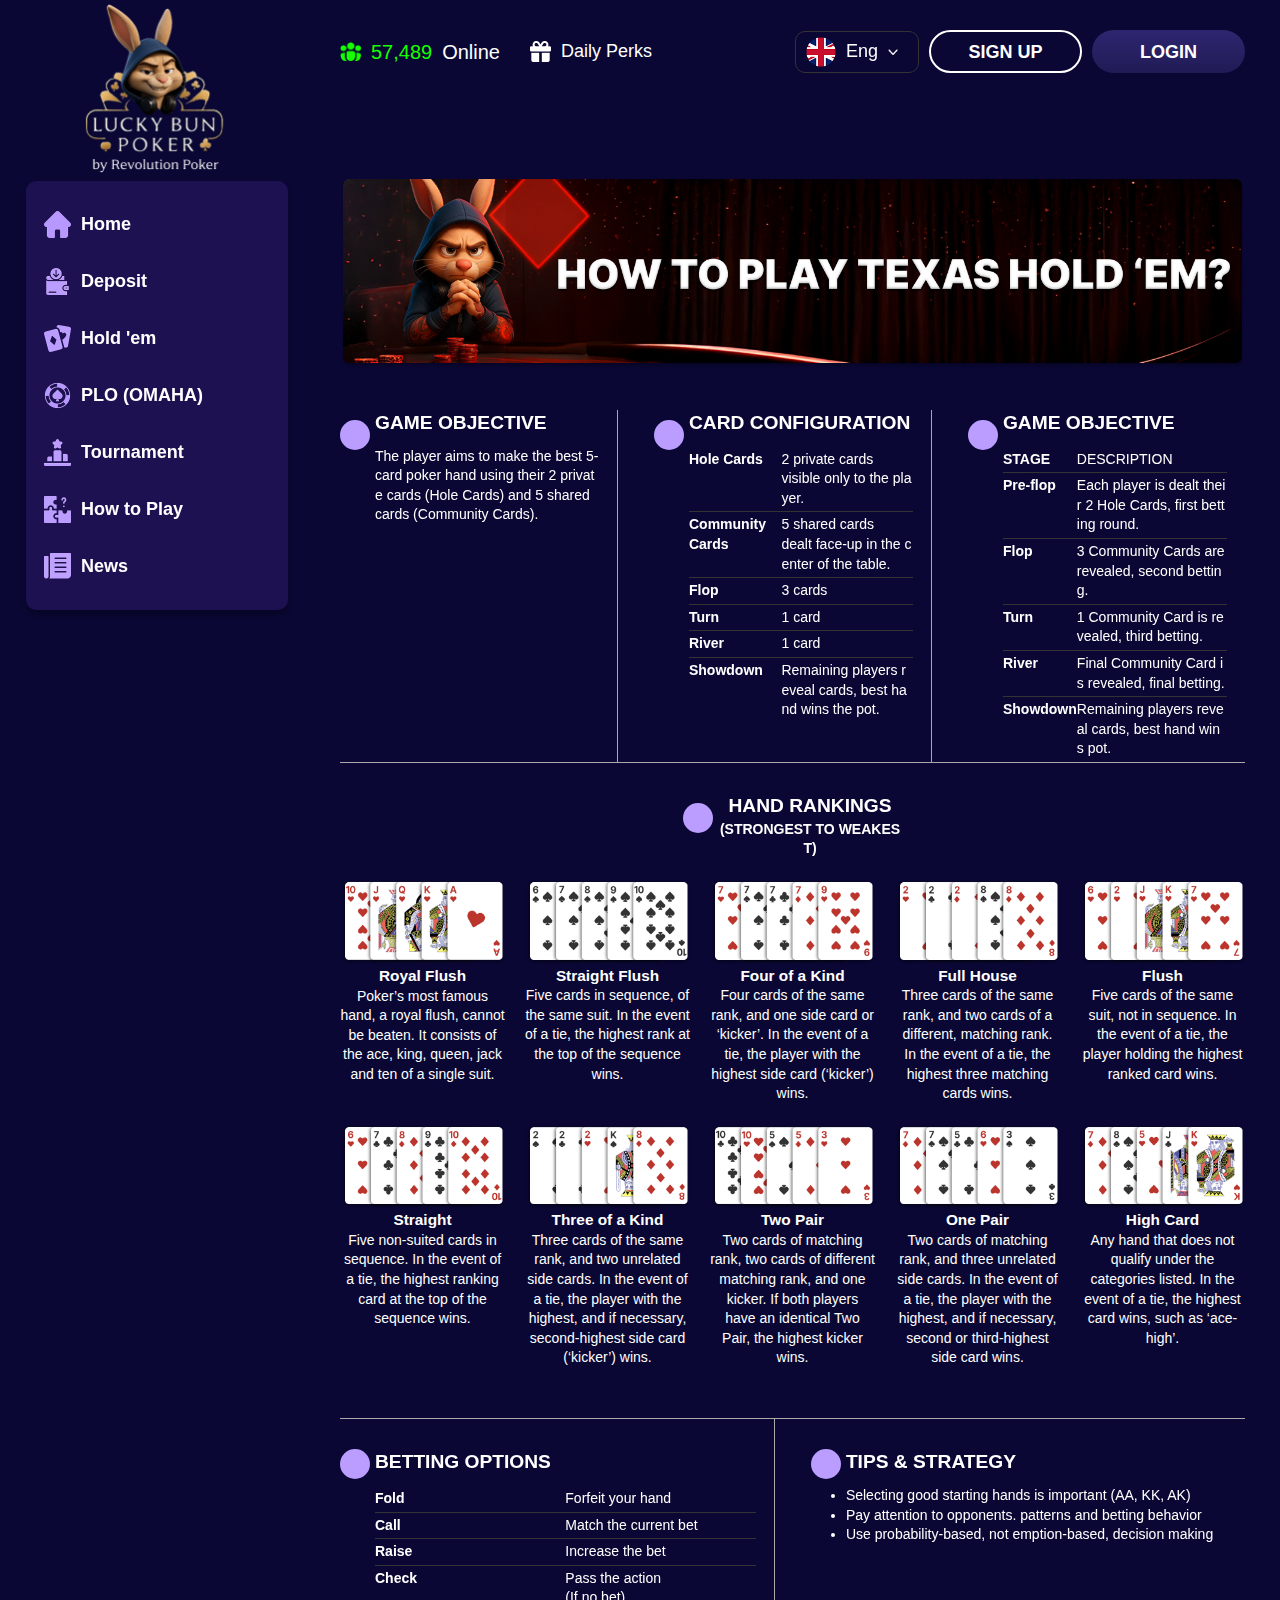
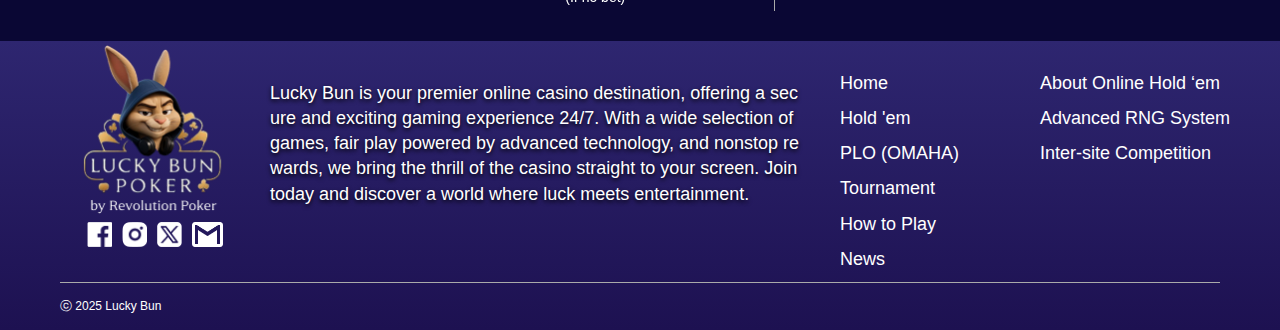
<file: pages/howtoplay.html>
<!DOCTYPE html>
<html lang="ko">
    <head>
        <title>LUCKY BUN</title>

        <meta http-equiv="content-type" content="text/html; charset=utf-8"/>
        <meta http-equiv="X-UA-Compatible" content="IE=Edge"/>
        <meta name="viewport" content="user-scalable=yes, initial-scale=1, maximum-scale=1, minimum-scale=1, width=device-width">
        <link rel="stylesheet" type="text/css" href="../css/reset.css"/>
        <link rel="stylesheet" type="text/css" href="../css/common.css"/>
        <link rel="stylesheet" type="text/css" href="../css/style.css"/>

        <script src="../js/jquery-2.2.4.min.js"></script>
        <script src="../js/script.js"></script>

    </head>
    <body>

        <!-- deposit 팝업 -->
        <div class="popup deposit" style="display: none;">
            <div class="popup__cont">
                <button class="popup__close">
                    <img src="../img/popup_close.png" alt="close">
                </button>
                <div class="popup__deposit">
                    <h2>DEPOSIT</h2>
                    <div class="deposit__tab">
                        <button class="btn-gradient btn active" data-tab="deposit">Deposit</button>
                        <button class="btn-gradient btn" data-tab="withdraw">Withdraw</button>
                    </div>

                    <hr class="hr-line" />

                    <div class="amountbox">
                        <span>Deposit Amount</span>
                        <b>$ 1,000</b>
                        <p class="amount__type">USDT</p>
                    </div>

                    <!-- Deposit 탭 내용 -->
                    <div class="tab-content deposit-content">
                        <div class="deposit__method">
                            <button class="deposit__method__item">
                                <img src="../img/ico_usdt.png" alt="USDT">
                                <span>USDT</span>
                            </button>
                        </div>

                        <h3>Charging Type</h3>
                        <div class="chargingtype">
                            <label class="active">
                                <input type="radio" name="chargingtype" class="input-radio" value="TRC20">
                                <span>TRC20</span>
                            </label>
                            <label>
                                <input type="radio" name="chargingtype" class="input-radio" value="ERC20">
                                <span>ERC20</span>
                            </label>
                            <label>
                                <input type="radio" name="chargingtype" class="input-radio" value="BEP20">
                                <span>BEP20</span>
                            </label>
                            <label>
                                <input type="radio" name="chargingtype" class="input-radio" value="TRC20">
                                <span>TRC20</span>
                            </label>
                            <label>
                                <input type="radio" name="chargingtype" class="input-radio" value="ERC20">
                                <span>ERC20</span>
                            </label>
                            <label>
                                <input type="radio" name="chargingtype" class="input-radio" value="BEP20">
                                <span>BEP20</span>
                            </label>
                        </div>

                        <h3>Charging Address</h3>
                        <p class="deposit__address-text">Private address, supports all amounts and can add funds at any time, minimum transfer amount is 1 USDT.</p>

                        <hr class="hr-line" />

                        <div class="barcode">
                            <img src="../img/barcode.png" alt="barcode" class="barcode__img">
                            <button class="btn-save">
                                <img src="../img/ico_down.png" alt="down">
                                <span>SAVE QR CODE</span>
                            </button>
                        </div>

                        <div class="copy__address">
                            <input type="text" placeholder="Address" value="item_id=12345&user_id=67890&nonce=abcdef123" readonly>
                            <button class="btn-copy">
                                <span>Copy</span>
                            </button>
                        </div>
                    </div>

                    <!-- Withdraw 탭 내용 -->
                    <div class="tab-content withdraw-content" style="display: none;">
                        <div class="withdrawal-box">
                            <div class="no-withdrawal">
                                <img src="../img/no.png" alt="no withdrawal">
                                <h3>No withdrawal</h3>
                                <h4>Withdrawal is temporarily unavailable. Withdrawal amount <b>$0</b></h4>
                            </div>
                        </div>
                    </div>
                </div>
            </div>
            <div class="popup__bg"></div>
        </div>

        
        <!-- 햄버거 메뉴 버튼 -->
        <button class="menu-toggle">
            <span></span>
            <span></span>
            <span></span>
        </button>
        
        <!-- 네비게이션 오버레이 -->
        <div class="nav-overlay"></div>
        
        <div class="container">
            <nav>
                <h1>
                    <a href="./index.html">
                        <img src="../img/logo.png" alt="logo">
                    </a>
                </h1>
                <ul>
                    <li>
                        <a href="./index.html">
                            <img src="../img/ico_home.png" alt="home">
                            <span>Home</span>
                        </a>
                    </li>
                    <li>
                        <a href="javascript:;" class="btn-deposit-popup">
                            <img src="../img/ico_deposit_nav.png" alt="deposit">
                            <span>Deposit</span>
                        </a>
                    </li>
                    <li>
                        <a href="javascript:;">
                            <img src="../img/ico_holdem.png" alt="holdem">
                            <span>Hold 'em</span>
                        </a>
                    </li>
                    <li>
                        <a href="javascript:;">
                            <img src="../img/ico_plo.png" alt="plo">
                            <span>PLO (OMAHA)</span>
                        </a>
                    </li>
                    <li>
                        <a href="javascript:;">
                            <img src="../img/ico_tournament.png" alt="tournament">
                            <span>Tournament</span>
                        </a>
                    </li>
                    <li>
                        <a href="./howtoplay.html">
                            <img src="../img/ico_howtoplay.png" alt="howtoplay">
                            <span>How to Play</span>
                        </a>
                    </li>
                    <li>
                        <a href="./news.html">
                            <img src="../img/ico_news.png" alt="news">
                            <span>News</span>
                        </a>
                    </li>
                </ul>
            </nav>
            <div class="contents">
                <div class="contents__header">
                    <div class="contents__header__left">
                        <div class="onlineuser">
                            <img src="../img/ico_user.png" alt="user">
                            <span class="c_green">57,489</span>
                            <span>Online</span>
                        </div>
                        <div class="dailyperks">
                            <img src="../img/ico_gift.png" alt="dailyperks">
                            <span>Daily Perks</span>
                        </div>
                    </div>
                    <div class="contents__header__right">
                        <div class="fakeselect__flag">
                            <button>
                                <img src="../img/ico_eng.png" alt="select">
                                <span>Eng</span>
                            </button>
                            <div class="fakeselect__flag__list">
                                <ul>
                                    <li>
                                        <button>
                                            <img src="../img/ico_eng.png" alt="eng">
                                            <span>Eng</span>
                                        </button>
                                    </li>
                                    <li>
                                        <button>
                                            <img src="../img/ico_kor.png" alt="kor">
                                            <span>Kor</span>
                                        </button>
                                    </li>
                                </ul>
                            </div>
                        </div>
                        <a href="javascript:;" class="btn btn-signup">SIGN UP</a>
                        <a href="javascript:;" class="btn btn-gradient btn-login">LOGIN</a>
                    </div>
                </div>
                <div class="contents__how">
                    <img src="../img/how_banner.png" alt="HOW TO PLAY TEXAS HOLD ‘EM?" class="howtoplay__banner">

                    <div class="how__info">
                        <div class="infoitem how__title infoitem-1">
                            <h2 class="infoitem__title">
                                GAME OBJECTIVE
                            </h2>
                            <p>The player aims to make the best 5- card poker hand using their 2 private cards (Hole Cards) and 5 shared cards (Community Cards).</p>
                        </div>
                        <div class="infoitem how__title infoitem-2">
                            <h2 class="infoitem__title">
                                CARD CONFIGURATION
                            </h2>
                            <table class="infoitem__table">
                                <tr>
                                    <th>Hole Cards</th>
                                    <td>
                                        2 private cards<br>
                                        visible only to the player.
                                    </td>
                                </tr>
                                <tr>
                                    <th>Community Cards</th>
                                    <td>
                                        5 shared cards<br>
                                        dealt face-up in the center
                                        of the table.
                                    </td>
                                </tr>
                                <tr>
                                    <th>Flop</th>
                                    <td>3 cards</td>
                                </tr>
                                <tr>
                                    <th>Turn</th>
                                    <td>1 card</td>
                                </tr>
                                <tr>
                                    <th>River</th>
                                    <td>1 card</td>
                                </tr>
                                <tr>
                                    <th>Showdown</th>
                                    <td>Remaining players
                                        reveal cards, best hand
                                        wins the pot.</td>
                                </tr>
                            </table>
                        </div>
                        <div class="infoitem how__title infoitem-3">
                            <h2 class="infoitem__title">
                                GAME OBJECTIVE
                            </h2>
                            <table class="infoitem__table">
                                <tr>
                                    <th>STAGE</th>
                                    <td>DESCRIPTION</td>
                                </tr>
                                <tr>
                                    <th>Pre-flop</th>
                                    <td>Each player is dealt their 2 Hole Cards, first betting round.</td>
                                </tr>
                                <tr>
                                    <th>Flop</th>
                                    <td>3 Community Cards are revealed, second betting.</td>
                                </tr>
                                <tr>
                                    <th>Turn</th>
                                    <td>1 Community Card is revealed, third betting.</td>
                                </tr>
                                <tr>
                                    <th>River</th>
                                    <td>Final Community Card is revealed, final betting.</td>
                                </tr>
                                <tr>
                                    <th>Showdown</th>
                                    <td>Remaining players reveal cards, best hand wins pot.</td>
                                </tr>
                            </table>
                        </div>
                    </div><!-- // how__info -->
                    <div class="handrankings">
                        <div class="how__title__wrap">
                            <h2 class="how__title">
                                <b>HAND RANKINGS</b>
                                <span>(STRONGEST TO WEAKEST)</span>
                            </h2>
                        </div>
                        <div class="handrankings__list">
                            <div class="handrankings__item">
                                <img src="../img/royal_flush.png" alt="card">
                                <h3>Royal Flush</h3>
                                <p>Poker’s most famous hand, a royal flush, cannot be beaten. It consists of the ace, king, queen, jack and ten of a single suit.</p>
                            </div>
                            <div class="handrankings__item">
                                <img src="../img/straight_flush.png" alt="card">
                                <h3>Straight Flush</h3>
                                <p>Five cards in sequence, of the same suit. In the event of a tie, the highest rank at the top of the sequence wins.</p>
                            </div>
                            <div class="handrankings__item">
                                <img src="../img/four_of_a_kind.png" alt="card">
                                <h3>Four of a Kind</h3>
                                <p>Four cards of the same rank, and one side card or ‘kicker’. In the event of a tie, the player with the highest side card (‘kicker’) wins.</p>
                            </div>
                            <div class="handrankings__item">
                                <img src="../img/full_house.png" alt="card">
                                <h3>Full House</h3>
                                <p>Three cards of the same rank, and two cards of a different, matching rank. In the event of a tie, the highest three matching cards wins.</p>
                            </div>
                            <div class="handrankings__item">
                                <img src="../img/flush.png" alt="card">
                                <h3>Flush</h3>
                                <p>Five cards of the same suit, not in sequence. In the event of a tie, the player holding the highest ranked card wins.</p>
                            </div>
                            <div class="handrankings__item">
                                <img src="../img/straight.png" alt="card">
                                <h3>Straight</h3>
                                <p>Five non-suited cards in sequence. In the event of a tie, the highest ranking card at the top of the sequence wins.</p>
                            </div>
                            <div class="handrankings__item">
                                <img src="../img/three_of_a_kind.png" alt="card">
                                <h3>Three of a Kind</h3>
                                <p>Three cards of the same rank, and two unrelated side cards. In the event of a tie, the player with the highest, and if necessary, second-highest side card (‘kicker’) wins.</p>
                            </div>
                            <div class="handrankings__item">
                                <img src="../img/two_pair.png" alt="card">
                                <h3>Two Pair</h3>
                                <p>Two cards of matching rank, two cards of different matching rank, and one kicker. If both players have an identical Two Pair, the highest kicker wins.</p>
                            </div>
                            <div class="handrankings__item">
                                <img src="../img/one_pair.png" alt="card">
                                <h3>One Pair</h3>
                                <p>Two cards of matching rank, and three unrelated side cards. In the event of a tie, the player with the highest, and if necessary, second or third-highest side card wins.</p>
                            </div>
                            <div class="handrankings__item">
                                <img src="../img/high_card.png" alt="card">
                                <h3>High Card</h3>
                                <p>Any hand that does not qualify under the categories listed. In the event of a tie, the highest card wins, such as ‘ace-high’.</p>
                            </div>
                        </div>
                    </div><!-- // handrankings -->

                    <div class="how__info how__info-2">
                        <div class="infoitem how__title infoitem-1">
                            <h2 class="infoitem__title">
                                BETTING OPTIONS
                            </h2>
                            <table class="infoitem__table infoitem__table-2">
                                <tr>
                                    <th>Fold</th>
                                    <td>Forfeit your hand</td>
                                </tr>
                                <tr>
                                    <th>Call</th>
                                    <td>Match the current bet</td>
                                </tr>
                                <tr>
                                    <th>Raise</th>
                                    <td>Increase the bet</td>
                                </tr>
                                <tr>
                                    <th>Check</th>
                                    <td>Pass the action<br>
                                        (If no bet)</td>
                                </tr>
                            </table>
                        </div>
                        <div class="infoitem how__title infoitem-2">
                            <h2 class="infoitem__title">
                                TIPS & STRATEGY
                            </h2>
                            <ul class="infoitem__list">
                                <li>Selecting good starting hands is important (AA, KK, AK)</li>
                                <li>Pay attention to opponents. patterns and betting behavior</li>
                                <li>Use probability-based, not emption-based, decision making</li>
                            </ul>
                        </div>
                    </div><!-- // how__info-2 -->
                </div><!-- // contents__how -->
            </div><!-- // contents -->
        </div><!-- // container -->


        <footer>
            <div class="footer__top">
                <div class="footer__logos">
                    <a href="javascript:;">
                        <img src="../img/logo.png" alt="LUCKY BUN POKER">
                    </a>
                    <div class="sns">
                        <a href="javascript:;">
                            <img src="../img/ico_facebook.png" alt="facebook">
                        </a>
                        <a href="javascript:;">
                            <img src="../img/ico_insta.png" alt="instagram">
                        </a>
                        <a href="javascript:;">
                            <img src="../img/ico_x.png" alt="x">
                        </a>
                        <a href="javascript:;">
                            <img src="../img/ico_mail.png" alt="mail">
                        </a>
                    </div>
                </div>
                <div class="footer__details">
                    <p>Lucky Bun is your premier online casino destination, offering a secure and exciting gaming experience 24/7. With a wide selection of games, fair play powered by advanced technology, and nonstop rewards, we bring the thrill of the casino straight to your screen. Join today and discover a world where luck meets entertainment.</p>
                </div>
                <div class="footer__nav">
                    <a href="./index.html">
                        <span>Home</span>
                    </a>
                    <a href="./holdem.html">
                        <span>Hold 'em</span>
                    </a>
                    <a href="./plo.html">
                        <span>PLO (OMAHA)</span>
                    </a>
                    <a href="./Tournament.html">
                        <span>Tournament</span>
                    </a>
                    <a href="./howtoplay.html">
                        <span>How to Play</span>
                    </a>
                    <a href="./news.html">
                        <span>News</span>
                    </a>
                </div>
                <div class="footer__links">
                    <a href="javascript:;">
                        <span>About Online Hold ‘em</span>
                    </a>
                    <a href="javascript:;">
                        <span>Advanced RNG System</span>
                    </a>
                    <a href="javascript:;">
                        <span>Inter-site Competition</span>
                    </a>
                </div>
            </div>
            <div class="footer__btm">
                <p>ⓒ 2025 Lucky Bun</p>
            </div>
        </footer>
    </body>
</html>
</file>
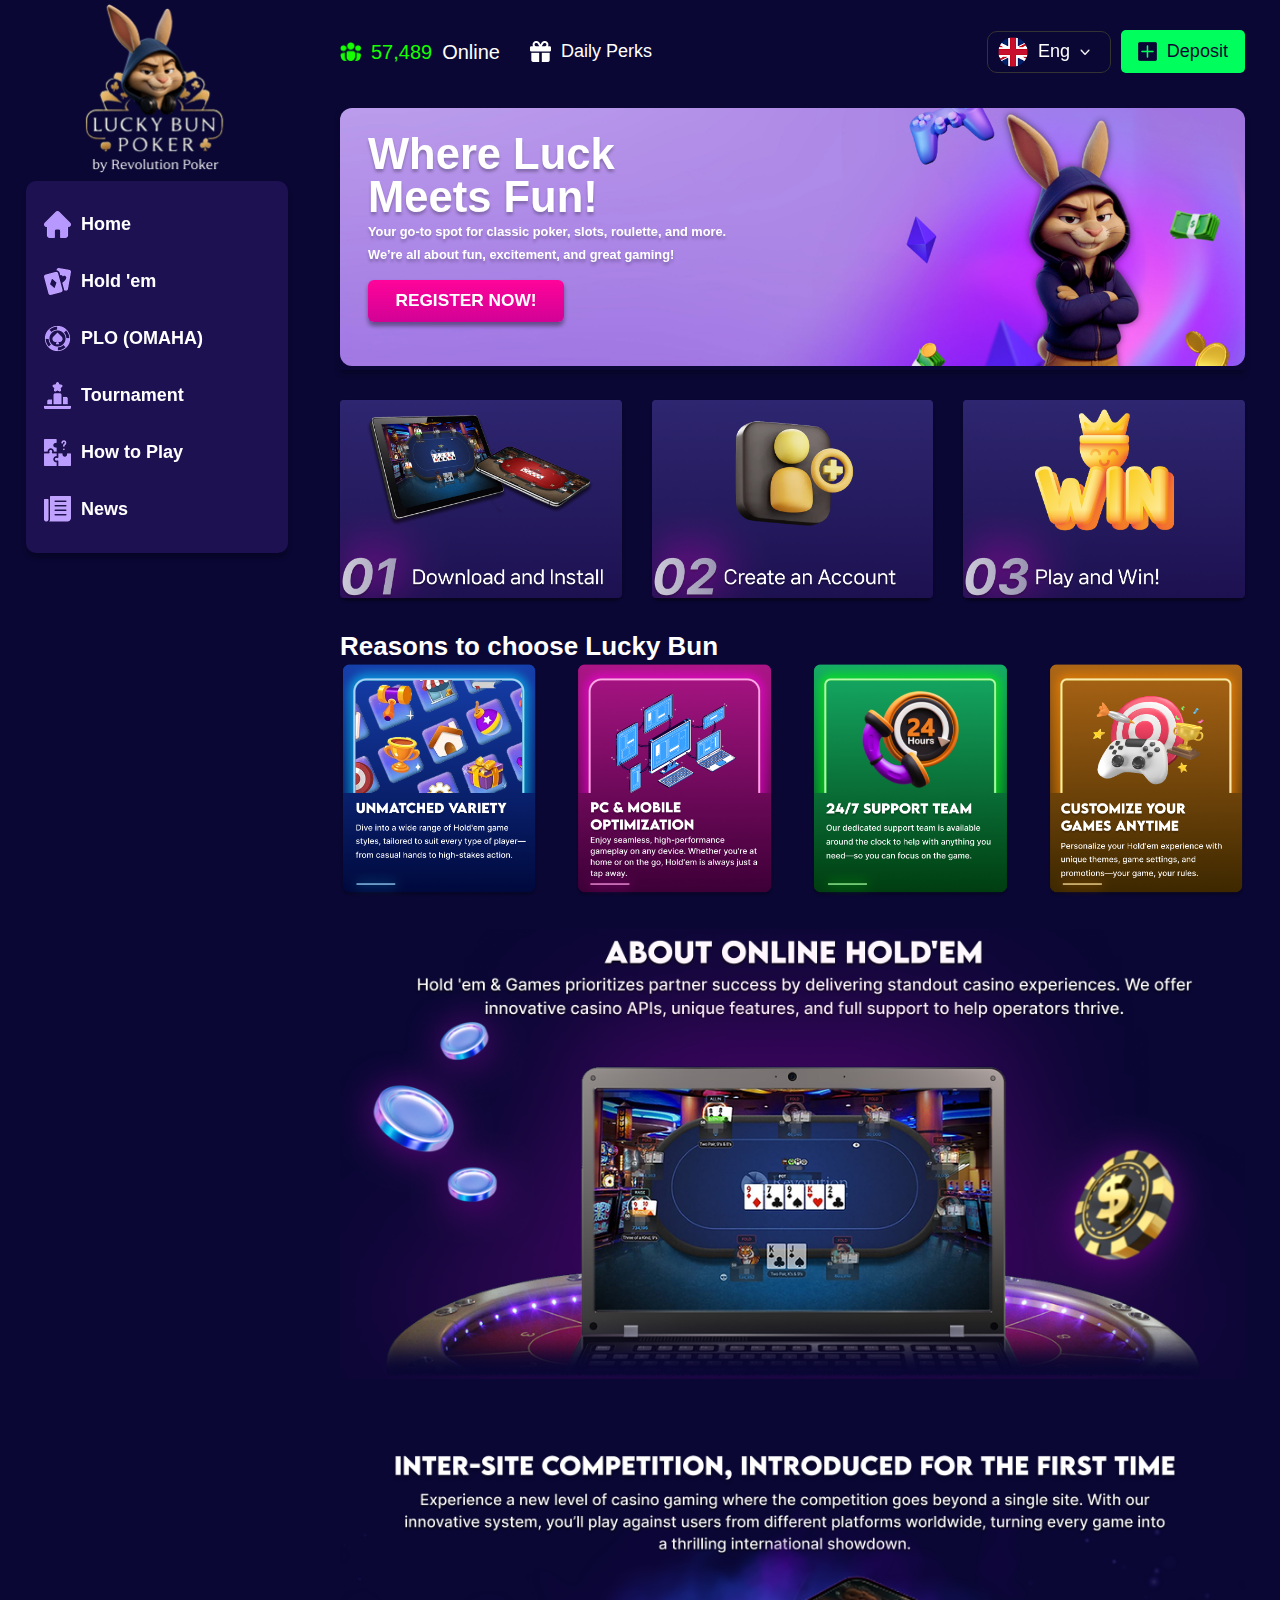
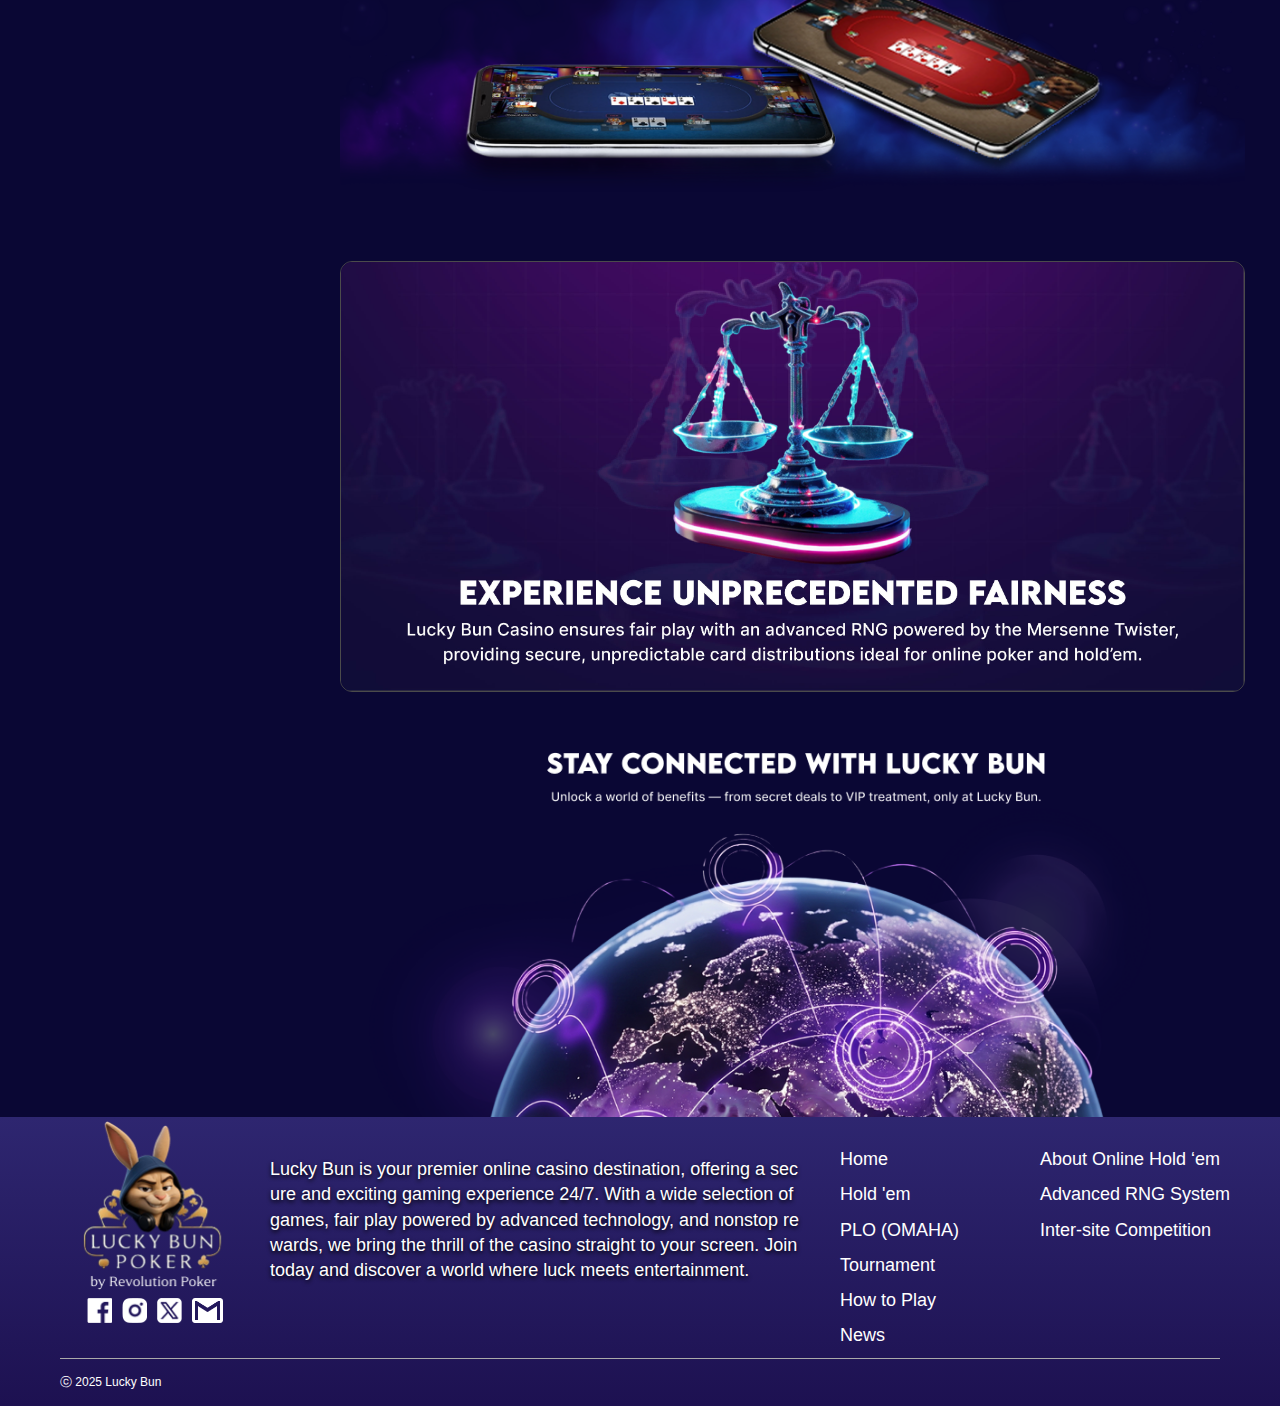
<file: pages/index_signedin.html>
<!DOCTYPE html>
<html lang="ko">
    <head>
        <title>LUCKY BUN</title>

        <meta http-equiv="content-type" content="text/html; charset=utf-8"/>
        <meta http-equiv="X-UA-Compatible" content="IE=Edge"/>
        <meta name="viewport" content="user-scalable=yes, initial-scale=1, maximum-scale=1, minimum-scale=1, width=device-width">
        <link rel="stylesheet" type="text/css" href="../css/reset.css"/>
        <link rel="stylesheet" type="text/css" href="../css/common.css"/>
        <link rel="stylesheet" type="text/css" href="../css/style.css"/>

        <script src="../js/jquery-2.2.4.min.js"></script>
        <script src="../js/script.js"></script>

    </head>
    <body>

        <div class="popup deposit" style="display: none;">
            <div class="popup__cont">
                <button class="popup__close">
                    <img src="../img/popup_close.png" alt="close">
                </button>
                <div class="popup__deposit">
                    <h2>DEPOSIT</h2>
                    <div class="deposit__tab">
                        <button class="btn-gradient btn active">Deposit</button>
                        <button class="btn-gradient btn">Withdraw</button>
                    </div>

                    <hr class="hr-line" />

                    <div class="amountbox">
                        <span>Deposit Amount</span>
                        <b>$ 1,000</b>
                        <p class="amount__type">USDT</p>
                    </div>

                    <!-- Deposit Content -->
                    <div class="deposit-content">
                        <div class="deposit__method">
                            <button class="deposit__method__item">
                                <img src="../img/ico_usdt.png" alt="USDT">
                                <span>USDT</span>
                            </button>
                        </div>

                        <h3>Charging Type</h3>
                        <div class="chargingtype">
                            <label class="active">
                                <input type="radio" name="chargingtype" class="input-radio" value="TRC20">
                                <span>TRC20</span>
                            </label>
                            <label>
                                <input type="radio" name="chargingtype" class="input-radio" value="ERC20">
                                <span>ERC20</span>
                            </label>
                            <label>
                                <input type="radio" name="chargingtype" class="input-radio" value="BEP20">
                                <span>BEP20</span>
                            </label>
                            <label>
                                <input type="radio" name="chargingtype" class="input-radio" value="TRC20">
                                <span>TRC20</span>
                            </label>
                            <label>
                                <input type="radio" name="chargingtype" class="input-radio" value="ERC20">
                                <span>ERC20</span>
                            </label>
                            <label>
                                <input type="radio" name="chargingtype" class="input-radio" value="BEP20">
                                <span>BEP20</span>
                            </label>
                        </div>

                        <h3>Charging Address</h3>
                        <p class="deposit__address-text">Private address, supports all amounts and can add funds at any time, minimum transfer amount is 1 USDT.</p>

                        <hr class="hr-line" />

                        <div class="barcode">
                            <img src="../img/barcode.png" alt="barcode" class="barcode__img">
                            <button class="btn-save">
                                <img src="../img/ico_down.png" alt="down">
                                <span>SAVE QR CODE</span>
                            </button>
                        </div>

                        <div class="copy__address">
                            <input type="text" placeholder="Address" value="item_id=12345&user_id=67890&nonce=abcdef123" readonly>
                            <button class="btn-copy">
                                <span>Copy</span>
                            </button>
                        </div>
                    </div>

                    <!-- Withdraw Content -->
                    <div class="withdraw-content" style="display: none;">
                        <div class="withdrawal-box">
                            <div class="no-withdrawal">
                                <img src="../img/no.png" alt="no withdrawal">
                                <h3>No withdrawal</h3>
                                <h4>Withdrawal is temporarily unavailable. Withdrawal amount <b>$0</b></h4>
                            </div>
                        </div>
                    </div>

                </div>
            </div>
            <div class="popup__bg"></div>
        </div>


        <!-- 햄버거 메뉴 버튼 -->
        <button class="menu-toggle">
            <span></span>
            <span></span>
            <span></span>
        </button>
        
        <!-- 네비게이션 오버레이 -->
        <div class="nav-overlay"></div>
        
        <div class="container">
            <nav>
                <h1>
                    <a href="./index.html">
                        <img src="../img/logo.png" alt="logo">
                    </a>
                </h1>
                <ul>
                    <li>
                        <a href="./index.html">
                            <img src="../img/ico_home.png" alt="home">
                            <span>Home</span>
                        </a>
                    </li>
                    <li>
                        <a href="javascript:;">
                            <img src="../img/ico_holdem.png" alt="holdem">
                            <span>Hold 'em</span>
                        </a>
                    </li>
                    <li>
                        <a href="javascript:;">
                            <img src="../img/ico_plo.png" alt="plo">
                            <span>PLO (OMAHA)</span>
                        </a>
                    </li>
                    <li>
                        <a href="javascript:;">
                            <img src="../img/ico_tournament.png" alt="tournament">
                            <span>Tournament</span>
                        </a>
                    </li>
                    <li>
                        <a href="./howtoplay.html">
                            <img src="../img/ico_howtoplay.png" alt="howtoplay">
                            <span>How to Play</span>
                        </a>
                    </li>
                    <li>
                        <a href="javascript:;">
                            <img src="../img/ico_news.png" alt="news">
                            <span>News</span>
                        </a>
                    </li>
                </ul>
            </nav>
            <div class="contents">
                <div class="contents__header">
                    <div class="contents__header__left">
                        <div class="onlineuser">
                            <img src="../img/ico_user.png" alt="user">
                            <span class="c_green">57,489</span>
                            <span>Online</span>
                        </div>
                        <div class="dailyperks">
                            <img src="../img/ico_gift.png" alt="dailyperks">
                            <span>Daily Perks</span>
                        </div>
                    </div>
                    <div class="contents__header__right">
                        <div class="fakeselect__flag">
                            <button>
                                <img src="../img/ico_eng.png" alt="select">
                                <span>Eng</span>
                            </button>
                            <div class="fakeselect__flag__list">
                                <ul>
                                    <li>
                                        <button>
                                            <img src="../img/ico_eng.png" alt="eng">
                                            <span>Eng</span>
                                        </button>
                                    </li>
                                    <li>
                                        <button>
                                            <img src="../img/ico_kor.png" alt="kor">
                                            <span>Kor</span>
                                        </button>
                                    </li>
                                </ul>
                            </div>
                        </div>
                        <a href="javascript:;" class="btn btn-deposit">
                            <img src="../img/ico_deposit.png" alt="deposit">
                            <span>Deposit</span>
                        </a>
                    </div>
                </div>
                <div class="contents__main">
                    <div class="main__visual">
                        <div class="visual_contents">
                            <h2>Where Luck<br/>
                                Meets Fun!</h2>
                            <p>Your go-to spot for classic poker, slots, roulette, and more.<br />
                                We’re all about fun, excitement, and great gaming!</p>
                            <a href="javascript:;" class="btn-register">REGISTER NOW!</a>
                        </div>
                        <img src="../img/main_visual.jpg" alt="where Lick Meets Fun!">
                    </div>
                    <div class="main__step">
                        <div class="step__item">
                            <img src="../img/step1.png" alt="step1">
                        </div>
                        <div class="step__item">
                            <img src="../img/step2.png" alt="step2">
                        </div>
                        <div class="step__item">
                            <img src="../img/step3.png" alt="step3">
                        </div>
                    </div>
                    <h2 class="main__reasons__title">Reasons to choose Lucky Bun</h2>
                    <div class="main__reasons">
                        <div class="reasons__item">
                            <img src="../img/main_reasons1.png" alt="reason1">
                        </div>
                        <div class="reasons__item">
                            <img src="../img/main_reasons2.png" alt="reason2">
                        </div>
                        <div class="reasons__item">
                            <img src="../img/main_reasons3.png" alt="reason3">
                        </div>
                        <div class="reasons__item">
                            <img src="../img/main_reasons4.png" alt="reason4">
                        </div>
                    </div>
                    <img src="../img/main_about.png" alt="about online holdem" class="main__about-img">
                    <img src="../img/main_intersite.png" alt="intersite competition" class="main__intersite-img">
                    <img src="../img/main_experience.jpg" alt="experience" class="main__experience-img">
                    <img src="../img/main_stay.png" alt="stay" class="main__stay-img">
                </div>
            </div>
        </div>



        <footer>
            <div class="footer__top">
                <div class="footer__logos">
                    <a href="javascript:;">
                        <img src="../img/logo.png" alt="LUCKY BUN POKER">
                    </a>
                    <div class="sns">
                        <a href="javascript:;">
                            <img src="../img/ico_facebook.png" alt="facebook">
                        </a>
                        <a href="javascript:;">
                            <img src="../img/ico_insta.png" alt="instagram">
                        </a>
                        <a href="javascript:;">
                            <img src="../img/ico_x.png" alt="x">
                        </a>
                        <a href="javascript:;">
                            <img src="../img/ico_mail.png" alt="mail">
                        </a>
                    </div>
                </div>
                <div class="footer__details">
                    <p>Lucky Bun is your premier online casino destination, offering a secure and exciting gaming experience 24/7. With a wide selection of games, fair play powered by advanced technology, and nonstop rewards, we bring the thrill of the casino straight to your screen. Join today and discover a world where luck meets entertainment.</p>
                </div>
                <div class="footer__nav">
                    <a href="./index.html">
                        <span>Home</span>
                    </a>
                    <a href="./holdem.html">
                        <span>Hold 'em</span>
                    </a>
                    <a href="./plo.html">
                        <span>PLO (OMAHA)</span>
                    </a>
                    <a href="./Tournament.html">
                        <span>Tournament</span>
                    </a>
                    <a href="./howtoplay.html">
                        <span>How to Play</span>
                    </a>
                    <a href="./news.html">
                        <span>News</span>
                    </a>
                </div>
                <div class="footer__links">
                    <a href="javascript:;">
                        <span>About Online Hold ‘em</span>
                    </a>
                    <a href="javascript:;">
                        <span>Advanced RNG System</span>
                    </a>
                    <a href="javascript:;">
                        <span>Inter-site Competition</span>
                    </a>
                </div>
            </div>
            <div class="footer__btm">
                <p>ⓒ 2025 Lucky Bun</p>
            </div>
        </footer>
    </body>
</html>
</file>
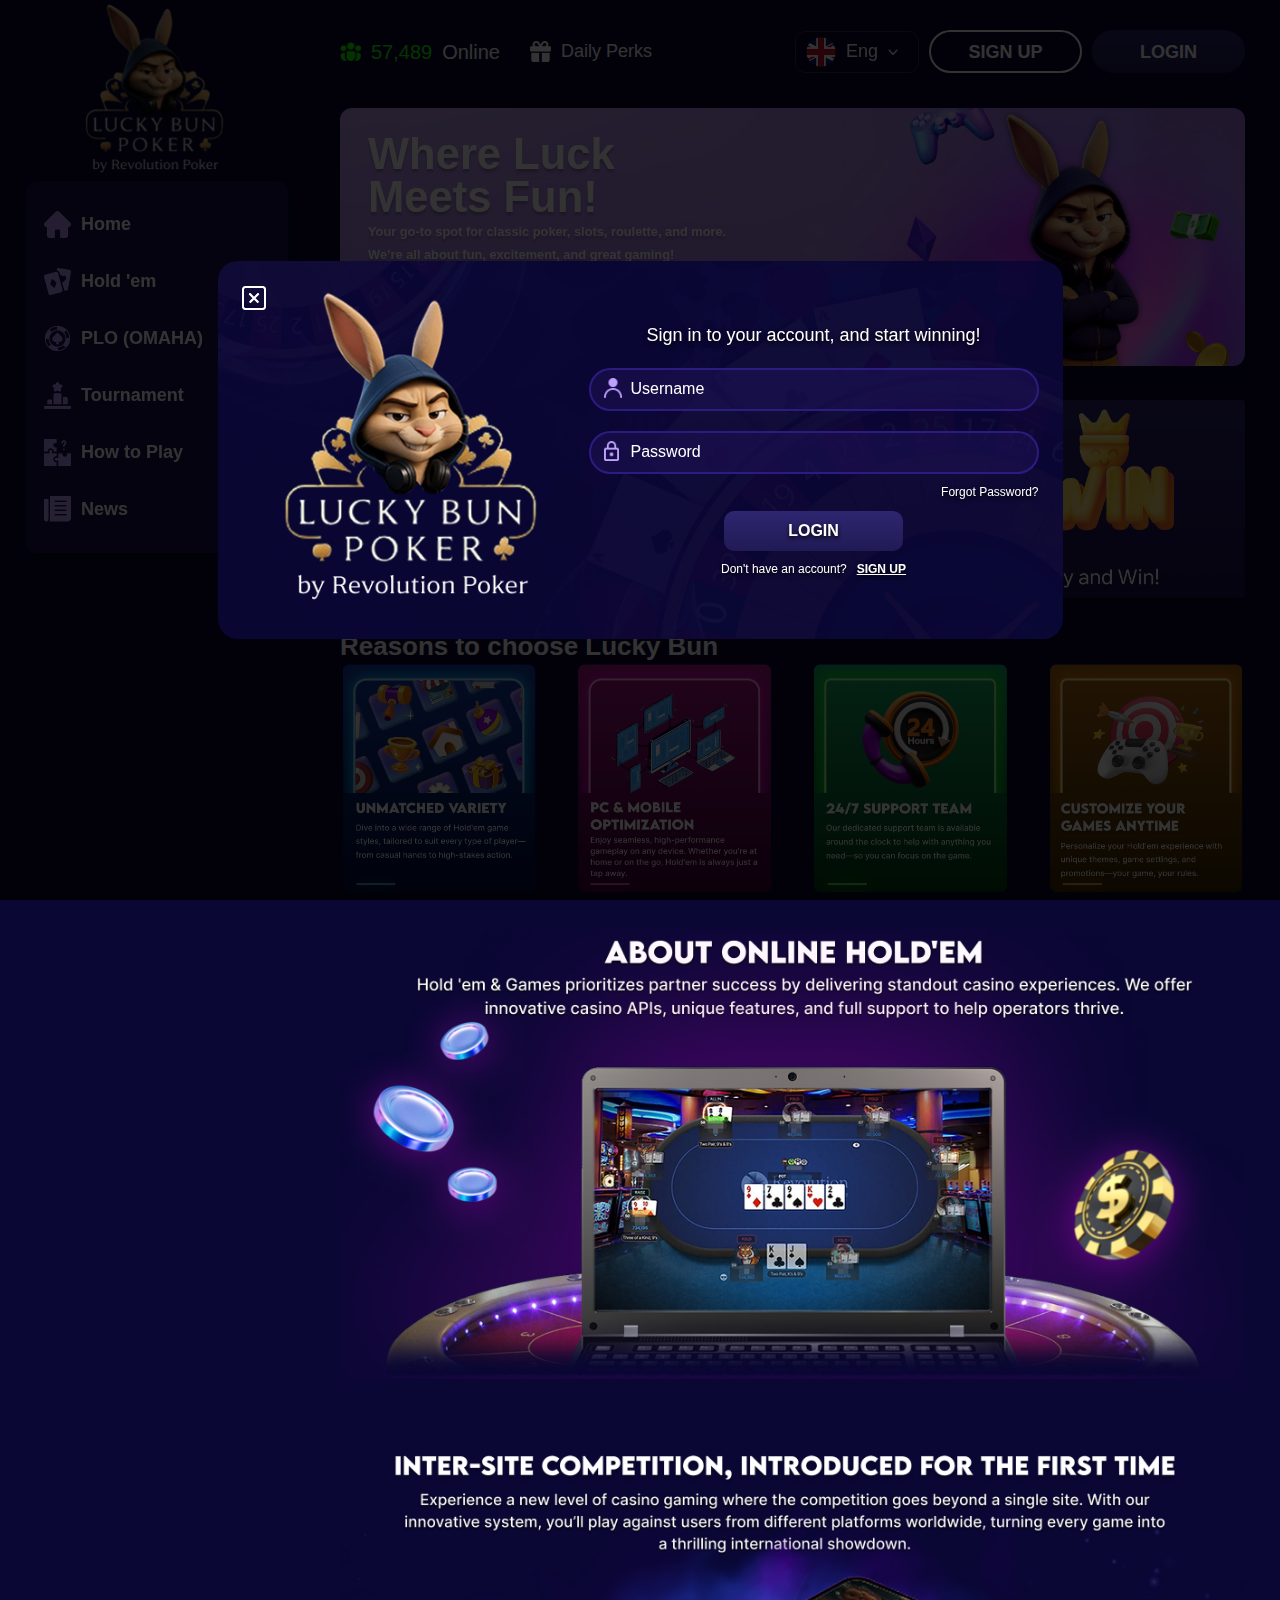
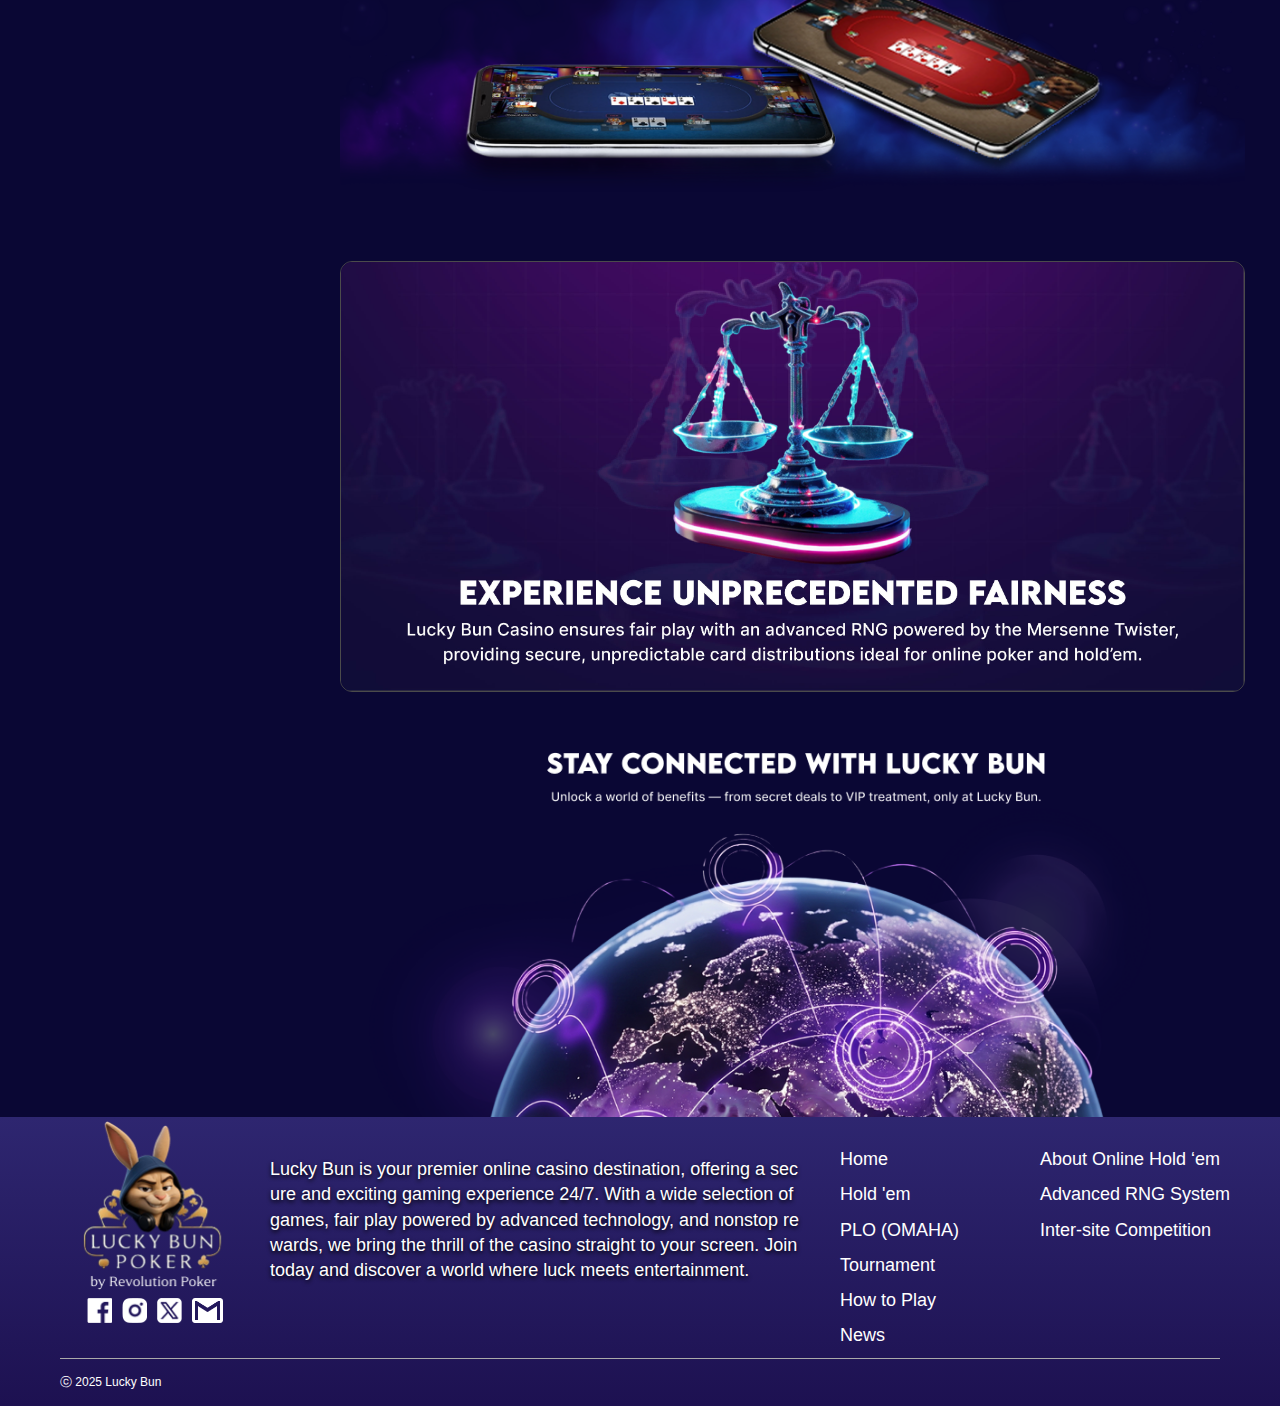
<file: pages/login.html>
<!DOCTYPE html>
<html lang="ko">
    <head>
        <title>mammoth</title>

        <meta http-equiv="content-type" content="text/html; charset=utf-8"/>
        <meta http-equiv="X-UA-Compatible" content="IE=Edge"/>
        <meta name="viewport" content="user-scalable=yes, initial-scale=1, maximum-scale=1, minimum-scale=1, width=device-width">
        <link rel="stylesheet" type="text/css" href="../css/reset.css"/>
        <link rel="stylesheet" type="text/css" href="../css/common.css"/>
        <link rel="stylesheet" type="text/css" href="../css/style.css"/>

        <script src="../js/jquery-2.2.4.min.js"></script>
        <script src="../js/script.js"></script>

    </head>
    <body>

        <div class="popup login">
            <div class="popup__cont">
                <button class="popup__close">
                    <img src="../img/popup_close.png" alt="close">
                </button>
                <div class="popup__member">
                    <div class="member__left">
                        <img src="../img/logo.png" alt="LUCKY BUN POKER">   
                    </div>
                    <div class="member__right">
                        <p>Sign in to your account, and start winning!</p>

                        <div class="member__input">
                            <img src="../img/ico_id.png" alt="username">
                            <input type="text" placeholder="Username" class="input-common">
                        </div>
                        <div class="member__input">
                            <img src="../img/ico_lock.png" alt="Password">
                            <input type="password" placeholder="Password" class="input-common">
                        </div>
                        <a href="javascript:;" class="link-forgot">Forgot Password?</a>
                        <a href="javascript:;" class="btn btn-gradient btn-popup-login">LOGIN</a>
                        <div class="member__links">
                            <span>Don't have an account?</span>
                            <a href="javascript:;" class="link-signup">SIGN UP</a>
                        </div>
                    </div>
                </div>
            </div>
            <div class="popup__bg"></div>
        </div>

        <!-- 햄버거 메뉴 버튼 -->
        <button class="menu-toggle">
            <span></span>
            <span></span>
            <span></span>
        </button>
        
        <!-- 네비게이션 오버레이 -->
        <div class="nav-overlay"></div>
        
        <div class="container">
            <nav>
                <h1>
                    <a href="./index.html">
                        <img src="../img/logo.png" alt="logo">
                    </a>
                </h1>
                <ul>
                    <li>
                        <a href="./holdem.html">
                            <img src="../img/ico_home.png" alt="home">
                            <span>Home</span>
                        </a>
                    </li>
                    <li>
                        <a href="./plo.html">
                            <img src="../img/ico_holdem.png" alt="holdem">
                            <span>Hold 'em</span>
                        </a>
                    </li>
                    <li>
                        <a href="./tournament.html">
                            <img src="../img/ico_plo.png" alt="plo">
                            <span>PLO (OMAHA)</span>
                        </a>
                    </li>
                    <li>
                        <a href="./howtoplay.html">
                            <img src="../img/ico_tournament.png" alt="tournament">
                            <span>Tournament</span>
                        </a>
                    </li>
                    <li>
                        <a href="./howtoplay.html">
                            <img src="../img/ico_howtoplay.png" alt="howtoplay">
                            <span>How to Play</span>
                        </a>
                    </li>
                    <li>
                        <a href="./news.html">
                            <img src="../img/ico_news.png" alt="news">
                            <span>News</span>
                        </a>
                    </li>
                </ul>
            </nav>
            <div class="contents">
                <div class="contents__header">
                    <div class="contents__header__left">
                        <div class="onlineuser">
                            <img src="../img/ico_user.png" alt="user">
                            <span class="c_green">57,489</span>
                            <span>Online</span>
                        </div>
                        <div class="dailyperks">
                            <img src="../img/ico_gift.png" alt="dailyperks">
                            <span>Daily Perks</span>
                        </div>
                    </div>
                    <div class="contents__header__right">
                        <div class="fakeselect__flag">
                            <button>
                                <img src="../img/ico_eng.png" alt="select">
                                <span>Eng</span>
                            </button>
                            <div class="fakeselect__flag__list">
                                <ul>
                                    <li>
                                        <button>
                                            <img src="../img/ico_eng.png" alt="eng">
                                            <span>Eng</span>
                                        </button>
                                    </li>
                                    <li>
                                        <button>
                                            <img src="../img/ico_kor.png" alt="kor">
                                            <span>Kor</span>
                                        </button>
                                    </li>
                                </ul>
                            </div>
                        </div>
                        <a href="javascript:;" class="btn btn-signup">SIGN UP</a>
                        <a href="javascript:;" class="btn btn-gradient btn-login">LOGIN</a>
                    </div>
                </div>
                <div class="contents__main">
                    <div class="main__visual">
                        <div class="visual_contents">
                            <h2>Where Luck<br/>
                                Meets Fun!</h2>
                            <p>Your go-to spot for classic poker, slots, roulette, and more.<br />
                                We’re all about fun, excitement, and great gaming!</p>
                            <a href="javascript:;" class="btn-register">REGISTER NOW!</a>
                        </div>
                        <img src="../img/main_visual.jpg" alt="where Lick Meets Fun!">
                    </div>
                    <div class="main__step">
                        <div class="step__item">
                            <img src="../img/step1.png" alt="step1">
                        </div>
                        <div class="step__item">
                            <img src="../img/step2.png" alt="step2">
                        </div>
                        <div class="step__item">
                            <img src="../img/step3.png" alt="step3">
                        </div>
                    </div>
                    <h2 class="main__reasons__title">Reasons to choose Lucky Bun</h2>
                    <div class="main__reasons">
                        <div class="reasons__item">
                            <img src="../img/main_reasons1.png" alt="reason1">
                        </div>
                        <div class="reasons__item">
                            <img src="../img/main_reasons2.png" alt="reason2">
                        </div>
                        <div class="reasons__item">
                            <img src="../img/main_reasons3.png" alt="reason3">
                        </div>
                        <div class="reasons__item">
                            <img src="../img/main_reasons4.png" alt="reason4">
                        </div>
                    </div>
                    <img src="../img/main_about.png" alt="about online holdem" class="main__about-img">
                    <img src="../img/main_intersite.png" alt="intersite competition" class="main__intersite-img">
                    <img src="../img/main_experience.jpg" alt="experience" class="main__experience-img">
                    <img src="../img/main_stay.png" alt="stay" class="main__stay-img">
                </div>
            </div>
        </div>



        <footer>
            <div class="footer__top">
                <div class="footer__logos">
                    <a href="javascript:;">
                        <img src="../img/logo.png" alt="LUCKY BUN POKER">
                    </a>
                    <div class="sns">
                        <a href="javascript:;">
                            <img src="../img/ico_facebook.png" alt="facebook">
                        </a>
                        <a href="javascript:;">
                            <img src="../img/ico_insta.png" alt="instagram">
                        </a>
                        <a href="javascript:;">
                            <img src="../img/ico_x.png" alt="x">
                        </a>
                        <a href="javascript:;">
                            <img src="../img/ico_mail.png" alt="mail">
                        </a>
                    </div>
                </div>
                <div class="footer__details">
                    <p>Lucky Bun is your premier online casino destination, offering a secure and exciting gaming experience 24/7. With a wide selection of games, fair play powered by advanced technology, and nonstop rewards, we bring the thrill of the casino straight to your screen. Join today and discover a world where luck meets entertainment.</p>
                </div>
                <div class="footer__nav">
                    <a href="./index.html">
                        <span>Home</span>
                    </a>
                    <a href="./holdem.html">
                        <span>Hold 'em</span>
                    </a>
                    <a href="./plo.html">
                        <span>PLO (OMAHA)</span>
                    </a>
                    <a href="./Tournament.html">
                        <span>Tournament</span>
                    </a>
                    <a href="./howtoplay.html">
                        <span>How to Play</span>
                    </a>
                    <a href="./news.html">
                        <span>News</span>
                    </a>
                </div>
                <div class="footer__links">
                    <a href="javascript:;">
                        <span>About Online Hold ‘em</span>
                    </a>
                    <a href="javascript:;">
                        <span>Advanced RNG System</span>
                    </a>
                    <a href="javascript:;">
                        <span>Inter-site Competition</span>
                    </a>
                </div>
            </div>
            <div class="footer__btm">
                <p>ⓒ 2025 Lucky Bun</p>
            </div>
        </footer>
    </body>
</html>
</file>
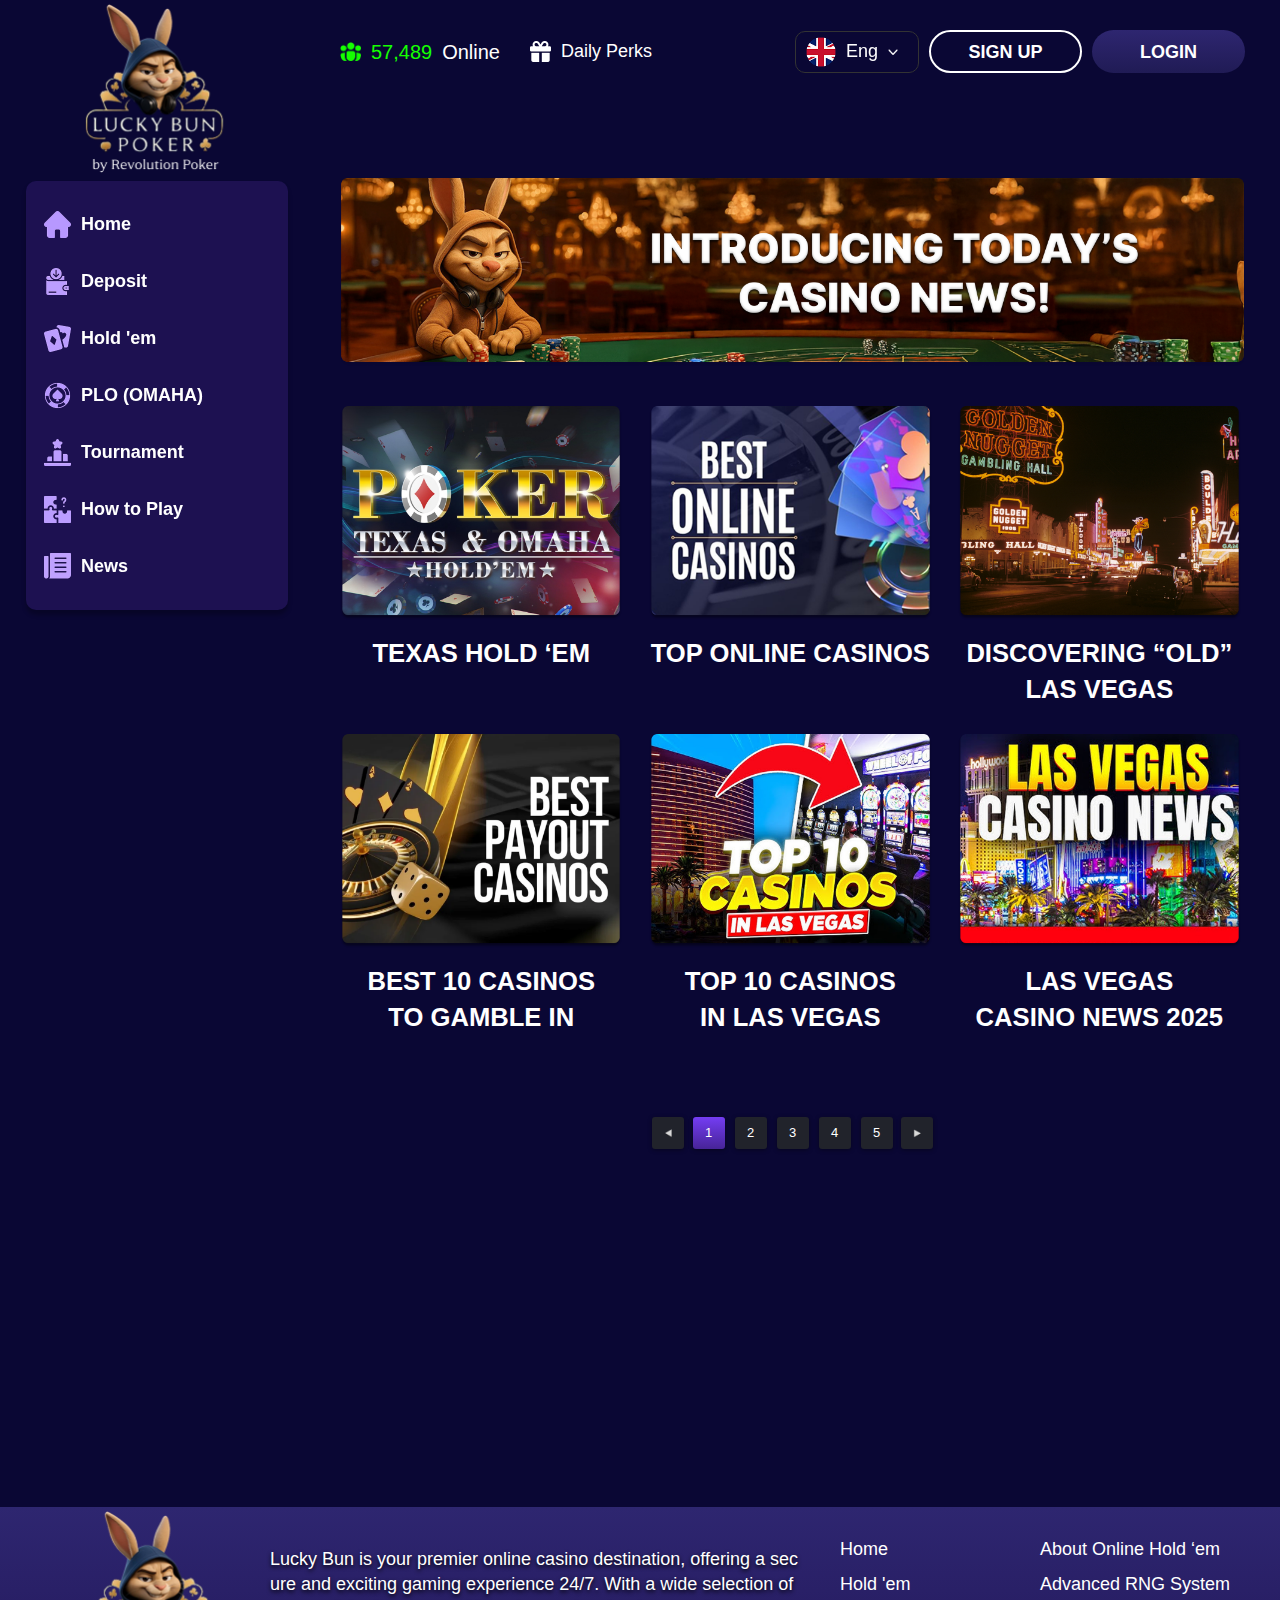
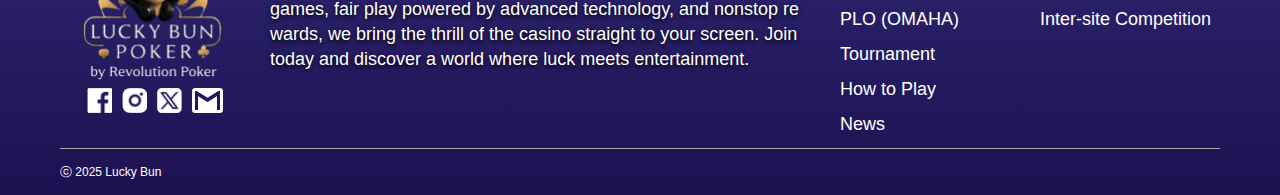
<file: pages/news.html>
<!DOCTYPE html>
<html lang="ko">
    <head>
        <title>LUCKY BUN</title>

        <meta http-equiv="content-type" content="text/html; charset=utf-8"/>
        <meta http-equiv="X-UA-Compatible" content="IE=Edge"/>
        <meta name="viewport" content="user-scalable=yes, initial-scale=1, maximum-scale=1, minimum-scale=1, width=device-width">
        <link rel="stylesheet" type="text/css" href="../css/reset.css"/>
        <link rel="stylesheet" type="text/css" href="../css/common.css"/>
        <link rel="stylesheet" type="text/css" href="../css/style.css"/>

        <script src="../js/jquery-2.2.4.min.js"></script>
        <script src="../js/script.js"></script>

    </head>
    <body>

        <!-- deposit 팝업 -->
        <div class="popup deposit" style="display: none;">
            <div class="popup__cont">
                <button class="popup__close">
                    <img src="../img/popup_close.png" alt="close">
                </button>
                <div class="popup__deposit">
                    <h2>DEPOSIT</h2>
                    <div class="deposit__tab">
                        <button class="btn-gradient btn active" data-tab="deposit">Deposit</button>
                        <button class="btn-gradient btn" data-tab="withdraw">Withdraw</button>
                    </div>

                    <hr class="hr-line" />

                    <div class="amountbox">
                        <span>Deposit Amount</span>
                        <b>$ 1,000</b>
                        <p class="amount__type">USDT</p>
                    </div>

                    <!-- Deposit 탭 내용 -->
                    <div class="tab-content deposit-content">
                        <div class="deposit__method">
                            <button class="deposit__method__item">
                                <img src="../img/ico_usdt.png" alt="USDT">
                                <span>USDT</span>
                            </button>
                        </div>

                        <h3>Charging Type</h3>
                        <div class="chargingtype">
                            <label class="active">
                                <input type="radio" name="chargingtype" class="input-radio" value="TRC20">
                                <span>TRC20</span>
                            </label>
                            <label>
                                <input type="radio" name="chargingtype" class="input-radio" value="ERC20">
                                <span>ERC20</span>
                            </label>
                            <label>
                                <input type="radio" name="chargingtype" class="input-radio" value="BEP20">
                                <span>BEP20</span>
                            </label>
                            <label>
                                <input type="radio" name="chargingtype" class="input-radio" value="TRC20">
                                <span>TRC20</span>
                            </label>
                            <label>
                                <input type="radio" name="chargingtype" class="input-radio" value="ERC20">
                                <span>ERC20</span>
                            </label>
                            <label>
                                <input type="radio" name="chargingtype" class="input-radio" value="BEP20">
                                <span>BEP20</span>
                            </label>
                        </div>

                        <h3>Charging Address</h3>
                        <p class="deposit__address-text">Private address, supports all amounts and can add funds at any time, minimum transfer amount is 1 USDT.</p>

                        <hr class="hr-line" />

                        <div class="barcode">
                            <img src="../img/barcode.png" alt="barcode" class="barcode__img">
                            <button class="btn-save">
                                <img src="../img/ico_down.png" alt="down">
                                <span>SAVE QR CODE</span>
                            </button>
                        </div>

                        <div class="copy__address">
                            <input type="text" placeholder="Address" value="item_id=12345&user_id=67890&nonce=abcdef123" readonly>
                            <button class="btn-copy">
                                <span>Copy</span>
                            </button>
                        </div>
                    </div>

                    <!-- Withdraw 탭 내용 -->
                    <div class="tab-content withdraw-content" style="display: none;">
                        <div class="withdrawal-box">
                            <div class="no-withdrawal">
                                <img src="../img/no.png" alt="no withdrawal">
                                <h3>No withdrawal</h3>
                                <h4>Withdrawal is temporarily unavailable. Withdrawal amount <b>$0</b></h4>
                            </div>
                        </div>
                    </div>
                </div>
            </div>
            <div class="popup__bg"></div>
        </div>

        
        <!-- 햄버거 메뉴 버튼 -->
        <button class="menu-toggle">
            <span></span>
            <span></span>
            <span></span>
        </button>
        
        <!-- 네비게이션 오버레이 -->
        <div class="nav-overlay"></div>
        
        <div class="container">
            <nav>
                <h1>
                    <a href="./index.html">
                        <img src="../img/logo.png" alt="logo">
                    </a>
                </h1>
                <ul>
                    <li>
                        <a href="./index.html">
                            <img src="../img/ico_home.png" alt="home">
                            <span>Home</span>
                        </a>
                    </li>
                    <li>
                        <a href="javascript:;" class="btn-deposit-popup">
                            <img src="../img/ico_deposit_nav.png" alt="deposit">
                            <span>Deposit</span>
                        </a>
                    </li>
                    <li>
                        <a href="javascript:;">
                            <img src="../img/ico_holdem.png" alt="holdem">
                            <span>Hold 'em</span>
                        </a>
                    </li>
                    <li>
                        <a href="javascript:;">
                            <img src="../img/ico_plo.png" alt="plo">
                            <span>PLO (OMAHA)</span>
                        </a>
                    </li>
                    <li>
                        <a href="javascript:;">
                            <img src="../img/ico_tournament.png" alt="tournament">
                            <span>Tournament</span>
                        </a>
                    </li>
                    <li>
                        <a href="./howtoplay.html">
                            <img src="../img/ico_howtoplay.png" alt="howtoplay">
                            <span>How to Play</span>
                        </a>
                    </li>
                    <li>
                        <a href="./news.html">
                            <img src="../img/ico_news.png" alt="news">
                            <span>News</span>
                        </a>
                    </li>
                </ul>
            </nav>
            <div class="contents">
                <div class="contents__header">
                    <div class="contents__header__left">
                        <div class="onlineuser">
                            <img src="../img/ico_user.png" alt="user">
                            <span class="c_green">57,489</span>
                            <span>Online</span>
                        </div>
                        <div class="dailyperks">
                            <img src="../img/ico_gift.png" alt="dailyperks">
                            <span>Daily Perks</span>
                        </div>
                    </div>
                    <div class="contents__header__right">
                        <div class="fakeselect__flag">
                            <button>
                                <img src="../img/ico_eng.png" alt="select">
                                <span>Eng</span>
                            </button>
                            <div class="fakeselect__flag__list">
                                <ul>
                                    <li>
                                        <button>
                                            <img src="../img/ico_eng.png" alt="eng">
                                            <span>Eng</span>
                                        </button>
                                    </li>
                                    <li>
                                        <button>
                                            <img src="../img/ico_kor.png" alt="kor">
                                            <span>Kor</span>
                                        </button>
                                    </li>
                                </ul>
                            </div>
                        </div>
                        <a href="javascript:;" class="btn btn-signup">SIGN UP</a>
                        <a href="javascript:;" class="btn btn-gradient btn-login">LOGIN</a>
                    </div>
                </div>
                <div class="contents__how">
                    <img src="../img/news_banner.png" alt="HOW TO PLAY TEXAS HOLD ‘EM?" class="howtoplay__banner">
                    <div class="news__items">
                        <a href="./news_detail.html" class="news__item">
                            <div class="news__item__img">
                                <img src="../img/news_1.png" alt="news">
                            </div>
                            <div class="news__item__text">
                                <h3>TEXAS HOLD ‘EM</h3>
                            </div>
                        </a>
                        <a href="./news_detail.html" class="news__item">
                            <div class="news__item__img">
                                <img src="../img/news_2.png" alt="news">
                            </div>
                            <div class="news__item__text">
                                <h3>TOP ONLINE CASINOS</h3>
                            </div>
                        </a>
                        <a href="./news_detail.html" class="news__item">
                            <div class="news__item__img">
                                <img src="../img/news_3.png" alt="news">
                            </div>
                            <div class="news__item__text">
                                <h3>DISCOVERING “OLD”<br>
                                    LAS VEGAS</h3>
                            </div>
                        </a>
                        <a href="./news_detail.html" class="news__item">
                            <div class="news__item__img">
                                <img src="../img/news_4.png" alt="news">
                            </div>
                            <div class="news__item__text">
                                <h3>BEST 10 CASINOS<br>
                                    TO GAMBLE IN</h3>
                            </div>
                        </a>
                        <a href="./news_detail.html" class="news__item">
                            <div class="news__item__img">
                                <img src="../img/news_5.png" alt="news">
                            </div>
                            <div class="news__item__text">
                                <h3>TOP 10 CASINOS<br>
                                    IN LAS VEGAS</h3>
                            </div>
                        </a>
                        <a href="./news_detail.html" class="news__item">
                            <div class="news__item__img">
                                <img src="../img/news_6.png" alt="news">
                            </div>
                            <div class="news__item__text">
                                <h3>LAS VEGAS<br>
                                    CASINO NEWS 2025</h3>
                            </div>
                        </a>
                    </div>

                    <div class="paging">
                        <a href="javascript:;" class="btn btn-paging btn-prev">
                            <img src="../img/prev.png" alt="prev">
                        </a>
                        <div class="num">
                            <a href="javascript:;" class="active">1</a>
                            <a href="javascript:;">2</a>
                            <a href="javascript:;">3</a>
                            <a href="javascript:;">4</a>
                            <a href="javascript:;">5</a>
                        </div>

                        <a href="javascript:;" class="btn btn-paging btn-next">
                            <img src="../img/next.png" alt="next">
                        </a>
                    </div>
                </div><!-- // contents__how -->
            </div><!-- // contents -->
        </div><!-- // container -->


        <footer>
            <div class="footer__top">
                <div class="footer__logos">
                    <a href="javascript:;">
                        <img src="../img/logo.png" alt="LUCKY BUN POKER">
                    </a>
                    <div class="sns">
                        <a href="javascript:;">
                            <img src="../img/ico_facebook.png" alt="facebook">
                        </a>
                        <a href="javascript:;">
                            <img src="../img/ico_insta.png" alt="instagram">
                        </a>
                        <a href="javascript:;">
                            <img src="../img/ico_x.png" alt="x">
                        </a>
                        <a href="javascript:;">
                            <img src="../img/ico_mail.png" alt="mail">
                        </a>
                    </div>
                </div>
                <div class="footer__details">
                    <p>Lucky Bun is your premier online casino destination, offering a secure and exciting gaming experience 24/7. With a wide selection of games, fair play powered by advanced technology, and nonstop rewards, we bring the thrill of the casino straight to your screen. Join today and discover a world where luck meets entertainment.</p>
                </div>
                <div class="footer__nav">
                    <a href="./index.html">
                        <span>Home</span>
                    </a>
                    <a href="./holdem.html">
                        <span>Hold 'em</span>
                    </a>
                    <a href="./plo.html">
                        <span>PLO (OMAHA)</span>
                    </a>
                    <a href="./Tournament.html">
                        <span>Tournament</span>
                    </a>
                    <a href="./howtoplay.html">
                        <span>How to Play</span>
                    </a>
                    <a href="./news.html">
                        <span>News</span>
                    </a>
                </div>
                <div class="footer__links">
                    <a href="javascript:;">
                        <span>About Online Hold ‘em</span>
                    </a>
                    <a href="javascript:;">
                        <span>Advanced RNG System</span>
                    </a>
                    <a href="javascript:;">
                        <span>Inter-site Competition</span>
                    </a>
                </div>
            </div>
            <div class="footer__btm">
                <p>ⓒ 2025 Lucky Bun</p>
            </div>
        </footer>
    </body>
</html>
</file>
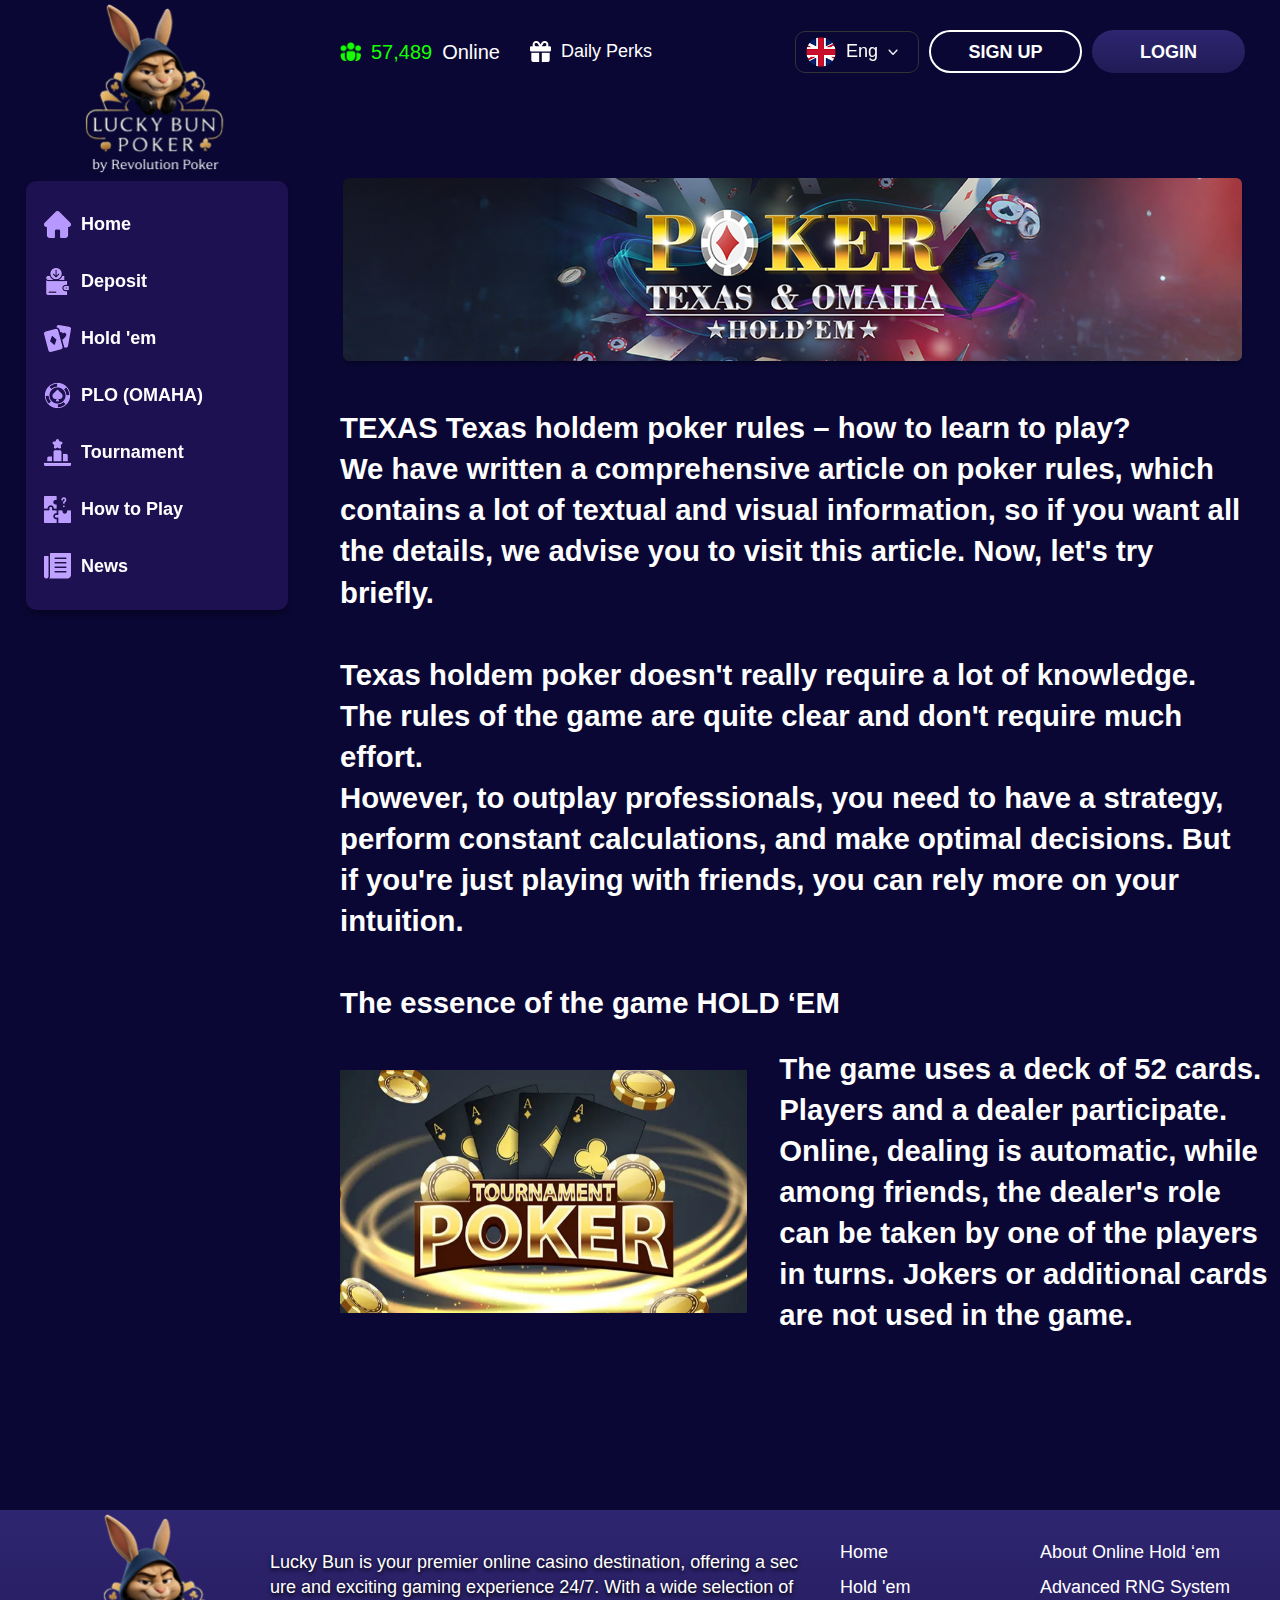
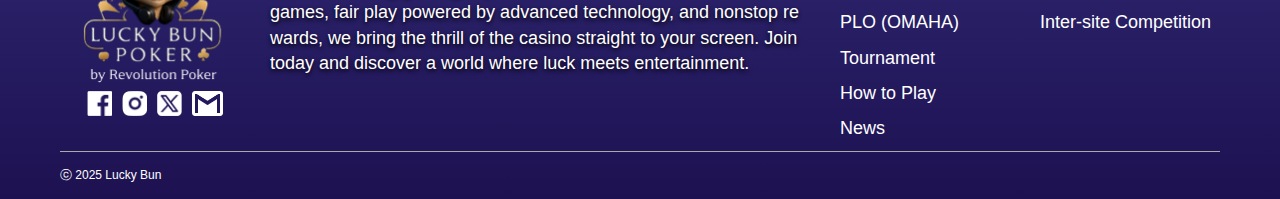
<file: pages/news_detail.html>
<!DOCTYPE html>
<html lang="ko">
    <head>
        <title>LUCKY BUN</title>

        <meta http-equiv="content-type" content="text/html; charset=utf-8"/>
        <meta http-equiv="X-UA-Compatible" content="IE=Edge"/>
        <meta name="viewport" content="user-scalable=yes, initial-scale=1, maximum-scale=1, minimum-scale=1, width=device-width">
        <link rel="stylesheet" type="text/css" href="../css/reset.css"/>
        <link rel="stylesheet" type="text/css" href="../css/common.css"/>
        <link rel="stylesheet" type="text/css" href="../css/style.css"/>

        <script src="../js/jquery-2.2.4.min.js"></script>
        <script src="../js/script.js"></script>

    </head>
    <body>

        <!-- deposit 팝업 -->
        <div class="popup deposit" style="display: none;">
            <div class="popup__cont">
                <button class="popup__close">
                    <img src="../img/popup_close.png" alt="close">
                </button>
                <div class="popup__deposit">
                    <h2>DEPOSIT</h2>
                    <div class="deposit__tab">
                        <button class="btn-gradient btn active" data-tab="deposit">Deposit</button>
                        <button class="btn-gradient btn" data-tab="withdraw">Withdraw</button>
                    </div>

                    <hr class="hr-line" />

                    <div class="amountbox">
                        <span>Deposit Amount</span>
                        <b>$ 1,000</b>
                        <p class="amount__type">USDT</p>
                    </div>

                    <!-- Deposit 탭 내용 -->
                    <div class="tab-content deposit-content">
                        <div class="deposit__method">
                            <button class="deposit__method__item">
                                <img src="../img/ico_usdt.png" alt="USDT">
                                <span>USDT</span>
                            </button>
                        </div>

                        <h3>Charging Type</h3>
                        <div class="chargingtype">
                            <label class="active">
                                <input type="radio" name="chargingtype" class="input-radio" value="TRC20">
                                <span>TRC20</span>
                            </label>
                            <label>
                                <input type="radio" name="chargingtype" class="input-radio" value="ERC20">
                                <span>ERC20</span>
                            </label>
                            <label>
                                <input type="radio" name="chargingtype" class="input-radio" value="BEP20">
                                <span>BEP20</span>
                            </label>
                            <label>
                                <input type="radio" name="chargingtype" class="input-radio" value="TRC20">
                                <span>TRC20</span>
                            </label>
                            <label>
                                <input type="radio" name="chargingtype" class="input-radio" value="ERC20">
                                <span>ERC20</span>
                            </label>
                            <label>
                                <input type="radio" name="chargingtype" class="input-radio" value="BEP20">
                                <span>BEP20</span>
                            </label>
                        </div>

                        <h3>Charging Address</h3>
                        <p class="deposit__address-text">Private address, supports all amounts and can add funds at any time, minimum transfer amount is 1 USDT.</p>

                        <hr class="hr-line" />

                        <div class="barcode">
                            <img src="../img/barcode.png" alt="barcode" class="barcode__img">
                            <button class="btn-save">
                                <img src="../img/ico_down.png" alt="down">
                                <span>SAVE QR CODE</span>
                            </button>
                        </div>

                        <div class="copy__address">
                            <input type="text" placeholder="Address" value="item_id=12345&user_id=67890&nonce=abcdef123" readonly>
                            <button class="btn-copy">
                                <span>Copy</span>
                            </button>
                        </div>
                    </div>

                    <!-- Withdraw 탭 내용 -->
                    <div class="tab-content withdraw-content" style="display: none;">
                        <div class="withdrawal-box">
                            <div class="no-withdrawal">
                                <img src="../img/no.png" alt="no withdrawal">
                                <h3>No withdrawal</h3>
                                <h4>Withdrawal is temporarily unavailable. Withdrawal amount <b>$0</b></h4>
                            </div>
                        </div>
                    </div>
                </div>
            </div>
            <div class="popup__bg"></div>
        </div>

        
        <!-- 햄버거 메뉴 버튼 -->
        <button class="menu-toggle">
            <span></span>
            <span></span>
            <span></span>
        </button>
        
        <!-- 네비게이션 오버레이 -->
        <div class="nav-overlay"></div>
        
        <div class="container">
            <nav>
                <h1>
                    <a href="./index.html">
                        <img src="../img/logo.png" alt="logo">
                    </a>
                </h1>
                <ul>
                    <li>
                        <a href="./index.html">
                            <img src="../img/ico_home.png" alt="home">
                            <span>Home</span>
                        </a>
                    </li>
                    <li>
                        <a href="javascript:;" class="btn-deposit-popup">
                            <img src="../img/ico_deposit_nav.png" alt="deposit">
                            <span>Deposit</span>
                        </a>
                    </li>
                    <li>
                        <a href="javascript:;">
                            <img src="../img/ico_holdem.png" alt="holdem">
                            <span>Hold 'em</span>
                        </a>
                    </li>
                    <li>
                        <a href="javascript:;">
                            <img src="../img/ico_plo.png" alt="plo">
                            <span>PLO (OMAHA)</span>
                        </a>
                    </li>
                    <li>
                        <a href="javascript:;">
                            <img src="../img/ico_tournament.png" alt="tournament">
                            <span>Tournament</span>
                        </a>
                    </li>
                    <li>
                        <a href="./howtoplay.html">
                            <img src="../img/ico_howtoplay.png" alt="howtoplay">
                            <span>How to Play</span>
                        </a>
                    </li>
                    <li>
                        <a href="./news.html">
                            <img src="../img/ico_news.png" alt="news">
                            <span>News</span>
                        </a>
                    </li>
                </ul>
            </nav>
            <div class="contents">
                <div class="contents__header">
                    <div class="contents__header__left">
                        <div class="onlineuser">
                            <img src="../img/ico_user.png" alt="user">
                            <span class="c_green">57,489</span>
                            <span>Online</span>
                        </div>
                        <div class="dailyperks">
                            <img src="../img/ico_gift.png" alt="dailyperks">
                            <span>Daily Perks</span>
                        </div>
                    </div>
                    <div class="contents__header__right">
                        <div class="fakeselect__flag">
                            <button>
                                <img src="../img/ico_eng.png" alt="select">
                                <span>Eng</span>
                            </button>
                            <div class="fakeselect__flag__list">
                                <ul>
                                    <li>
                                        <button>
                                            <img src="../img/ico_eng.png" alt="eng">
                                            <span>Eng</span>
                                        </button>
                                    </li>
                                    <li>
                                        <button>
                                            <img src="../img/ico_kor.png" alt="kor">
                                            <span>Kor</span>
                                        </button>
                                    </li>
                                </ul>
                            </div>
                        </div>
                        <a href="javascript:;" class="btn btn-signup">SIGN UP</a>
                        <a href="javascript:;" class="btn btn-gradient btn-login">LOGIN</a>
                    </div>
                </div>
                <div class="contents__how newsdetail">
                    <img src="../img/newsdetail_banner.png" alt="HOW TO PLAY TEXAS HOLD ‘EM?" class="howtoplay__banner">
                    <p>
                        TEXAS Texas holdem poker rules – how to learn to play?<br>
                        We have written a comprehensive article on poker rules, which contains a lot of textual and visual information, so if you want all the details, we advise you to visit this article. Now, let's try briefly.<br><br>

                        Texas holdem poker doesn't really require a lot of knowledge. The rules of the game are quite clear and don't require much effort.<br>
                        However, to outplay professionals, you need to have a strategy, perform constant calculations, and make optimal decisions. But if you're just playing with friends, you can rely more on your intuition.<br><br>

                        The essence of the game HOLD ‘EM
                    </p>

                    <div class="newsdetail__item">
                        <img src="../img/news_detail.png" alt="newsdetail">
                        <p>
                            The game uses a deck of 52 cards. Players and a dealer participate. Online, dealing is automatic, while among friends, the dealer's role can be taken by one of the players in turns.
                            Jokers or additional cards are not used in the game.
                        </p>
                    </div>
                </div><!-- // contents__how -->
            </div><!-- // contents -->
        </div><!-- // container -->


        <footer>
            <div class="footer__top">
                <div class="footer__logos">
                    <a href="javascript:;">
                        <img src="../img/logo.png" alt="LUCKY BUN POKER">
                    </a>
                    <div class="sns">
                        <a href="javascript:;">
                            <img src="../img/ico_facebook.png" alt="facebook">
                        </a>
                        <a href="javascript:;">
                            <img src="../img/ico_insta.png" alt="instagram">
                        </a>
                        <a href="javascript:;">
                            <img src="../img/ico_x.png" alt="x">
                        </a>
                        <a href="javascript:;">
                            <img src="../img/ico_mail.png" alt="mail">
                        </a>
                    </div>
                </div>
                <div class="footer__details">
                    <p>Lucky Bun is your premier online casino destination, offering a secure and exciting gaming experience 24/7. With a wide selection of games, fair play powered by advanced technology, and nonstop rewards, we bring the thrill of the casino straight to your screen. Join today and discover a world where luck meets entertainment.</p>
                </div>
                <div class="footer__nav">
                    <a href="./index.html">
                        <span>Home</span>
                    </a>
                    <a href="./holdem.html">
                        <span>Hold 'em</span>
                    </a>
                    <a href="./plo.html">
                        <span>PLO (OMAHA)</span>
                    </a>
                    <a href="./Tournament.html">
                        <span>Tournament</span>
                    </a>
                    <a href="./howtoplay.html">
                        <span>How to Play</span>
                    </a>
                    <a href="./news.html">
                        <span>News</span>
                    </a>
                </div>
                <div class="footer__links">
                    <a href="javascript:;">
                        <span>About Online Hold ‘em</span>
                    </a>
                    <a href="javascript:;">
                        <span>Advanced RNG System</span>
                    </a>
                    <a href="javascript:;">
                        <span>Inter-site Competition</span>
                    </a>
                </div>
            </div>
            <div class="footer__btm">
                <p>ⓒ 2025 Lucky Bun</p>
            </div>
        </footer>
    </body>
</html>
</file>
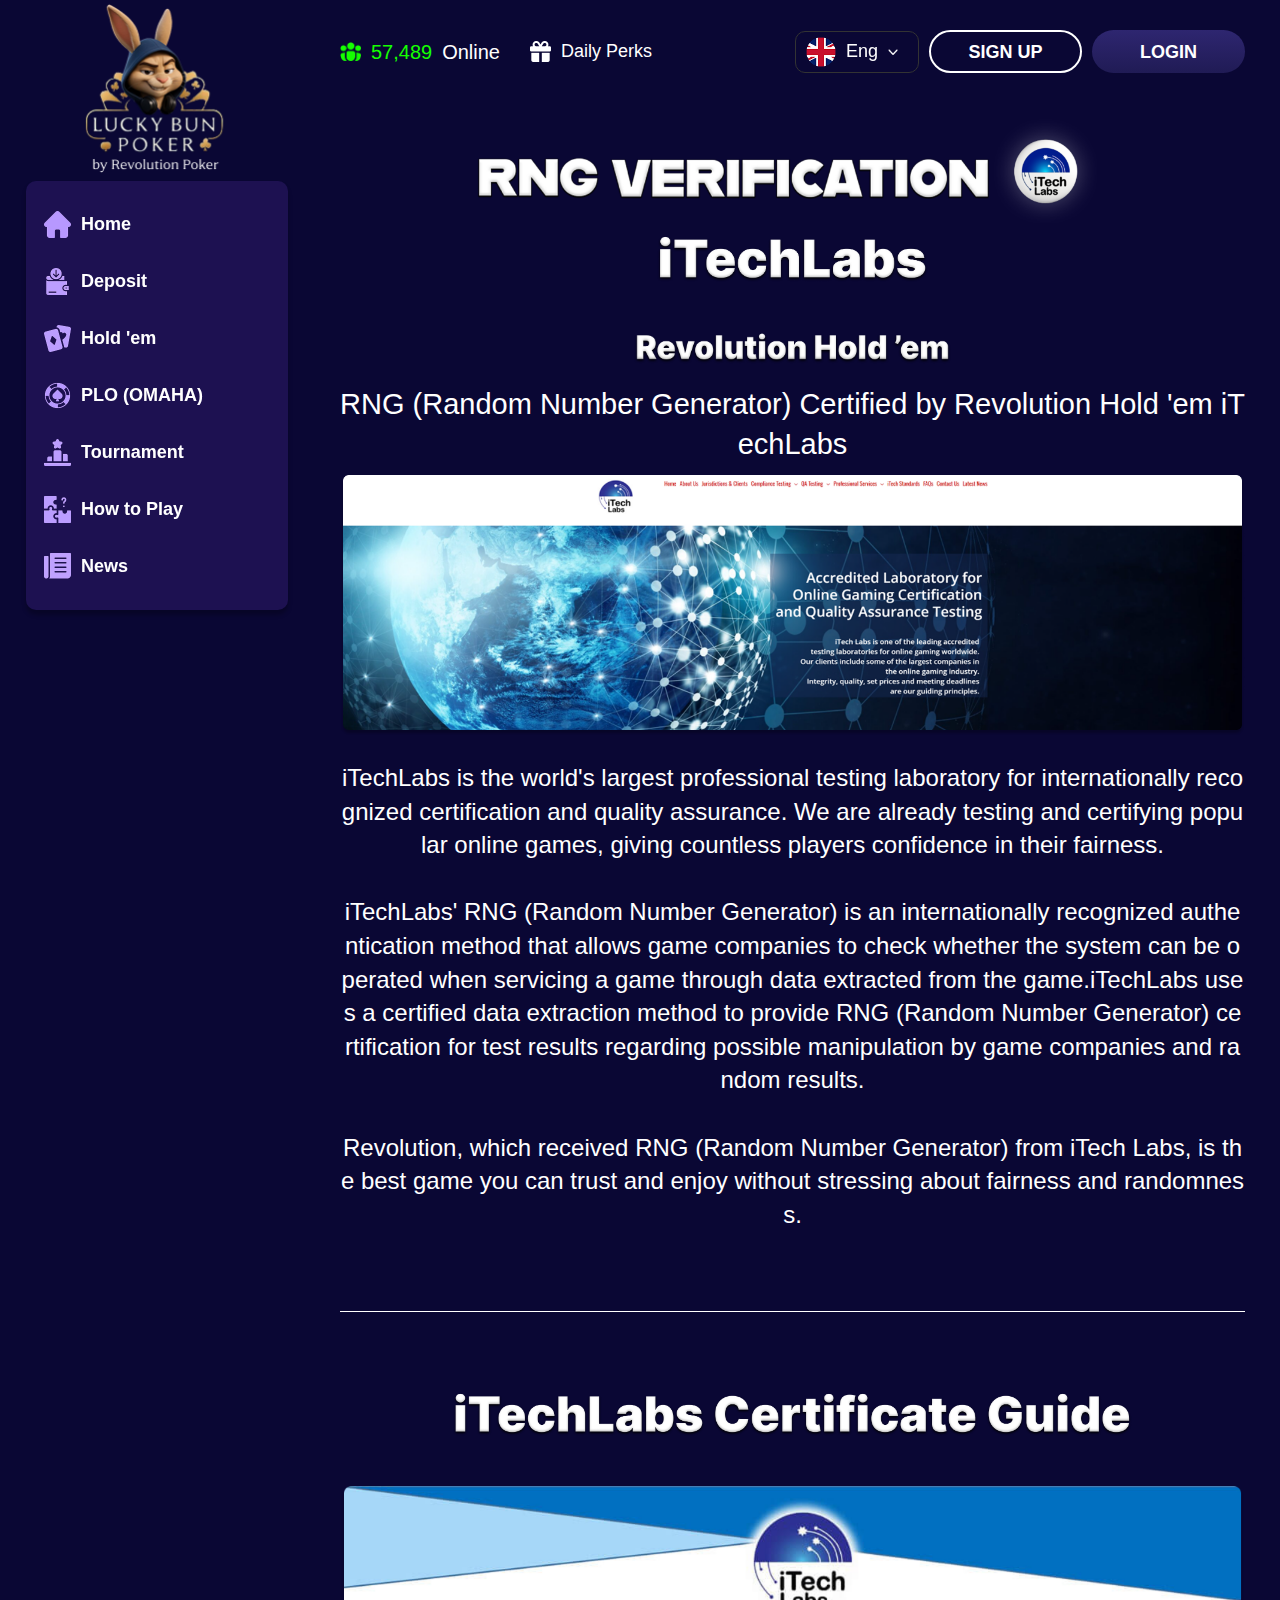
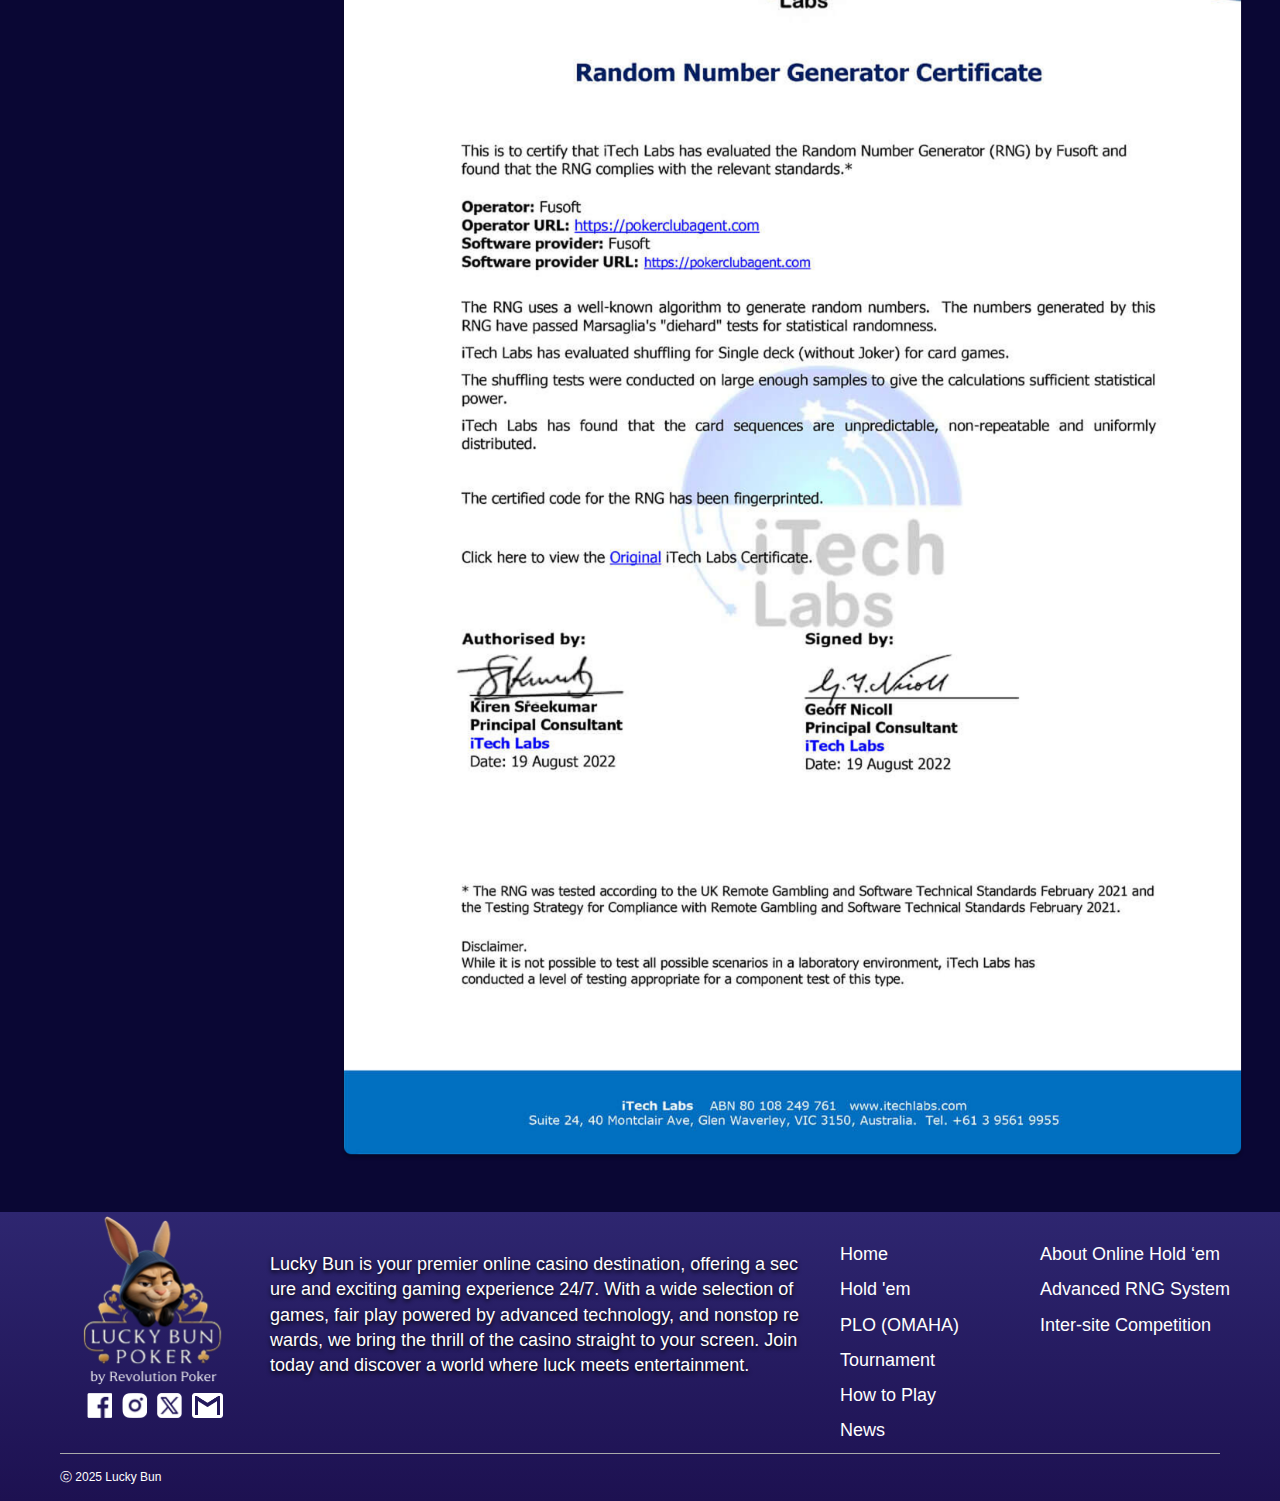
<file: pages/rng.html>
<!DOCTYPE html>
<html lang="ko">
    <head>
        <title>LUCKY BUN</title>

        <meta http-equiv="content-type" content="text/html; charset=utf-8"/>
        <meta http-equiv="X-UA-Compatible" content="IE=Edge"/>
        <meta name="viewport" content="user-scalable=yes, initial-scale=1, maximum-scale=1, minimum-scale=1, width=device-width">
        <link rel="stylesheet" type="text/css" href="../css/reset.css"/>
        <link rel="stylesheet" type="text/css" href="../css/common.css"/>
        <link rel="stylesheet" type="text/css" href="../css/style.css"/>

        <script src="../js/jquery-2.2.4.min.js"></script>
        <script src="../js/script.js"></script>

    </head>
    <body>

        <!-- deposit 팝업 -->
        <div class="popup deposit" style="display: none;">
            <div class="popup__cont">
                <button class="popup__close">
                    <img src="../img/popup_close.png" alt="close">
                </button>
                <div class="popup__deposit">
                    <h2>DEPOSIT</h2>
                    <div class="deposit__tab">
                        <button class="btn-gradient btn active" data-tab="deposit">Deposit</button>
                        <button class="btn-gradient btn" data-tab="withdraw">Withdraw</button>
                    </div>

                    <hr class="hr-line" />

                    <div class="amountbox">
                        <span>Deposit Amount</span>
                        <b>$ 1,000</b>
                        <p class="amount__type">USDT</p>
                    </div>

                    <!-- Deposit 탭 내용 -->
                    <div class="tab-content deposit-content">
                        <div class="deposit__method">
                            <button class="deposit__method__item">
                                <img src="../img/ico_usdt.png" alt="USDT">
                                <span>USDT</span>
                            </button>
                        </div>

                        <h3>Charging Type</h3>
                        <div class="chargingtype">
                            <label class="active">
                                <input type="radio" name="chargingtype" class="input-radio" value="TRC20">
                                <span>TRC20</span>
                            </label>
                            <label>
                                <input type="radio" name="chargingtype" class="input-radio" value="ERC20">
                                <span>ERC20</span>
                            </label>
                            <label>
                                <input type="radio" name="chargingtype" class="input-radio" value="BEP20">
                                <span>BEP20</span>
                            </label>
                            <label>
                                <input type="radio" name="chargingtype" class="input-radio" value="TRC20">
                                <span>TRC20</span>
                            </label>
                            <label>
                                <input type="radio" name="chargingtype" class="input-radio" value="ERC20">
                                <span>ERC20</span>
                            </label>
                            <label>
                                <input type="radio" name="chargingtype" class="input-radio" value="BEP20">
                                <span>BEP20</span>
                            </label>
                        </div>

                        <h3>Charging Address</h3>
                        <p class="deposit__address-text">Private address, supports all amounts and can add funds at any time, minimum transfer amount is 1 USDT.</p>

                        <hr class="hr-line" />

                        <div class="barcode">
                            <img src="../img/barcode.png" alt="barcode" class="barcode__img">
                            <button class="btn-save">
                                <img src="../img/ico_down.png" alt="down">
                                <span>SAVE QR CODE</span>
                            </button>
                        </div>

                        <div class="copy__address">
                            <input type="text" placeholder="Address" value="item_id=12345&user_id=67890&nonce=abcdef123" readonly>
                            <button class="btn-copy">
                                <span>Copy</span>
                            </button>
                        </div>
                    </div>

                    <!-- Withdraw 탭 내용 -->
                    <div class="tab-content withdraw-content" style="display: none;">
                        <div class="withdrawal-box">
                            <div class="no-withdrawal">
                                <img src="../img/no.png" alt="no withdrawal">
                                <h3>No withdrawal</h3>
                                <h4>Withdrawal is temporarily unavailable. Withdrawal amount <b>$0</b></h4>
                            </div>
                        </div>
                    </div>
                </div>
            </div>
            <div class="popup__bg"></div>
        </div>

        
        <!-- 햄버거 메뉴 버튼 -->
        <button class="menu-toggle">
            <span></span>
            <span></span>
            <span></span>
        </button>
        
        <!-- 네비게이션 오버레이 -->
        <div class="nav-overlay"></div>
        
        <div class="container">
            <nav>
                <h1>
                    <a href="./index.html">
                        <img src="../img/logo.png" alt="logo">
                    </a>
                </h1>
                <ul>
                    <li>
                        <a href="./index.html">
                            <img src="../img/ico_home.png" alt="home">
                            <span>Home</span>
                        </a>
                    </li>
                    <li>
                        <a href="javascript:;" class="btn-deposit-popup">
                            <img src="../img/ico_deposit_nav.png" alt="deposit">
                            <span>Deposit</span>
                        </a>
                    </li>
                    <li>
                        <a href="javascript:;">
                            <img src="../img/ico_holdem.png" alt="holdem">
                            <span>Hold 'em</span>
                        </a>
                    </li>
                    <li>
                        <a href="javascript:;">
                            <img src="../img/ico_plo.png" alt="plo">
                            <span>PLO (OMAHA)</span>
                        </a>
                    </li>
                    <li>
                        <a href="javascript:;">
                            <img src="../img/ico_tournament.png" alt="tournament">
                            <span>Tournament</span>
                        </a>
                    </li>
                    <li>
                        <a href="./howtoplay.html">
                            <img src="../img/ico_howtoplay.png" alt="howtoplay">
                            <span>How to Play</span>
                        </a>
                    </li>
                    <li>
                        <a href="./news.html">
                            <img src="../img/ico_news.png" alt="news">
                            <span>News</span>
                        </a>
                    </li>
                </ul>
            </nav>
            <div class="contents">
                <div class="contents__header">
                    <div class="contents__header__left">
                        <div class="onlineuser">
                            <img src="../img/ico_user.png" alt="user">
                            <span class="c_green">57,489</span>
                            <span>Online</span>
                        </div>
                        <div class="dailyperks">
                            <img src="../img/ico_gift.png" alt="dailyperks">
                            <span>Daily Perks</span>
                        </div>
                    </div>
                    <div class="contents__header__right">
                        <div class="fakeselect__flag">
                            <button>
                                <img src="../img/ico_eng.png" alt="select">
                                <span>Eng</span>
                            </button>
                            <div class="fakeselect__flag__list">
                                <ul>
                                    <li>
                                        <button>
                                            <img src="../img/ico_eng.png" alt="eng">
                                            <span>Eng</span>
                                        </button>
                                    </li>
                                    <li>
                                        <button>
                                            <img src="../img/ico_kor.png" alt="kor">
                                            <span>Kor</span>
                                        </button>
                                    </li>
                                </ul>
                            </div>
                        </div>
                        <a href="javascript:;" class="btn btn-signup">SIGN UP</a>
                        <a href="javascript:;" class="btn btn-gradient btn-login">LOGIN</a>
                    </div>
                </div>
                <div class="contents__rng">
                    <h2 class="rng__title1">
                        <img src="../img/rng__title1.png" alt="RNG VERIFICATION">
                    </h2>
                    <h3 class="rng__title2">
                        <img src="../img/rng__title2.png" alt="itech labs">
                    </h3>
                    <h4 class="rng__title3">
                        <img src="../img/rng__title3.png" alt="Revolution Hold ’em">
                    </h4>
                    <p class="rng__subtext">RNG (Random Number Generator) Certified by Revolution Hold 'em iTechLabs</p>
                    <img src="../img/rng_banner.png" alt="rng" class="rng__banner">
                    <p class="rng__text">
                        iTechLabs is the world's largest professional testing laboratory for internationally recognized certification and quality assurance. We are already testing and certifying popular online games, giving countless players confidence in their fairness.
                        <br><br>
                        iTechLabs' RNG (Random Number Generator) is an internationally recognized authentication method that allows game companies to check whether the system can be operated when servicing a game through data extracted from the game.iTechLabs uses a certified data extraction method to provide RNG (Random Number Generator) certification for test results regarding possible manipulation by game companies and random results.
                        <br><br>
                        Revolution, which received RNG (Random Number Generator) from iTech Labs, is the best game you can trust and enjoy without stressing about fairness and randomness.
                    </p>

                    <div class="rng__btmbox">
                        <img src="../img/rng__title_btm.png" alt="iTechLabs Certificate Guide" class="rng__btmbox__img">
                        <img src="../img/rng_guide.png" alt="iTechLabs Certificate Guide" class="rng__btmbox__guide">
                    </div>
                </div>
            </div>
        </div>



        <footer>
            <div class="footer__top">
                <div class="footer__logos">
                    <a href="javascript:;">
                        <img src="../img/logo.png" alt="LUCKY BUN POKER">
                    </a>
                    <div class="sns">
                        <a href="javascript:;">
                            <img src="../img/ico_facebook.png" alt="facebook">
                        </a>
                        <a href="javascript:;">
                            <img src="../img/ico_insta.png" alt="instagram">
                        </a>
                        <a href="javascript:;">
                            <img src="../img/ico_x.png" alt="x">
                        </a>
                        <a href="javascript:;">
                            <img src="../img/ico_mail.png" alt="mail">
                        </a>
                    </div>
                </div>
                <div class="footer__details">
                    <p>Lucky Bun is your premier online casino destination, offering a secure and exciting gaming experience 24/7. With a wide selection of games, fair play powered by advanced technology, and nonstop rewards, we bring the thrill of the casino straight to your screen. Join today and discover a world where luck meets entertainment.</p>
                </div>
                <div class="footer__nav">
                    <a href="./index.html">
                        <span>Home</span>
                    </a>
                    <a href="./holdem.html">
                        <span>Hold 'em</span>
                    </a>
                    <a href="./plo.html">
                        <span>PLO (OMAHA)</span>
                    </a>
                    <a href="./Tournament.html">
                        <span>Tournament</span>
                    </a>
                    <a href="./howtoplay.html">
                        <span>How to Play</span>
                    </a>
                    <a href="./news.html">
                        <span>News</span>
                    </a>
                </div>
                <div class="footer__links">
                    <a href="javascript:;">
                        <span>About Online Hold ‘em</span>
                    </a>
                    <a href="javascript:;">
                        <span>Advanced RNG System</span>
                    </a>
                    <a href="javascript:;">
                        <span>Inter-site Competition</span>
                    </a>
                </div>
            </div>
            <div class="footer__btm">
                <p>ⓒ 2025 Lucky Bun</p>
            </div>
        </footer>
    </body>
</html>
</file>
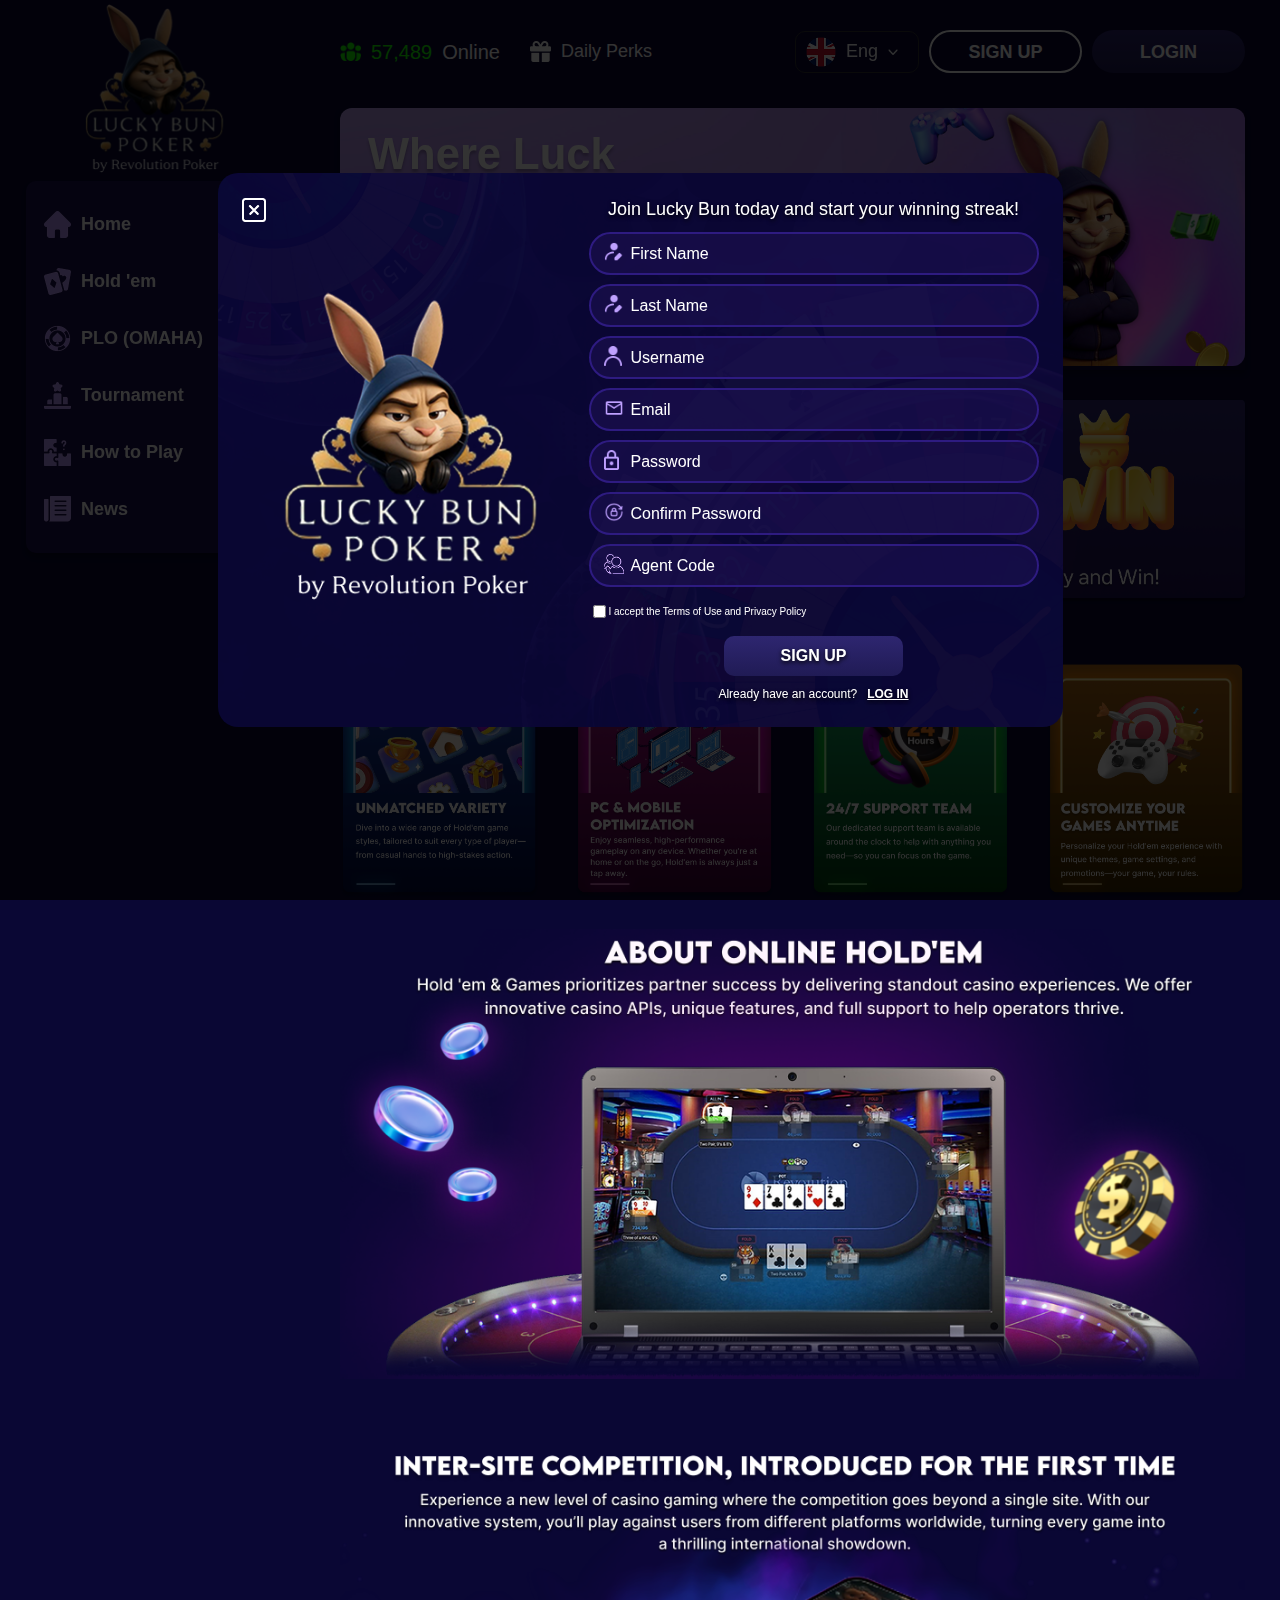
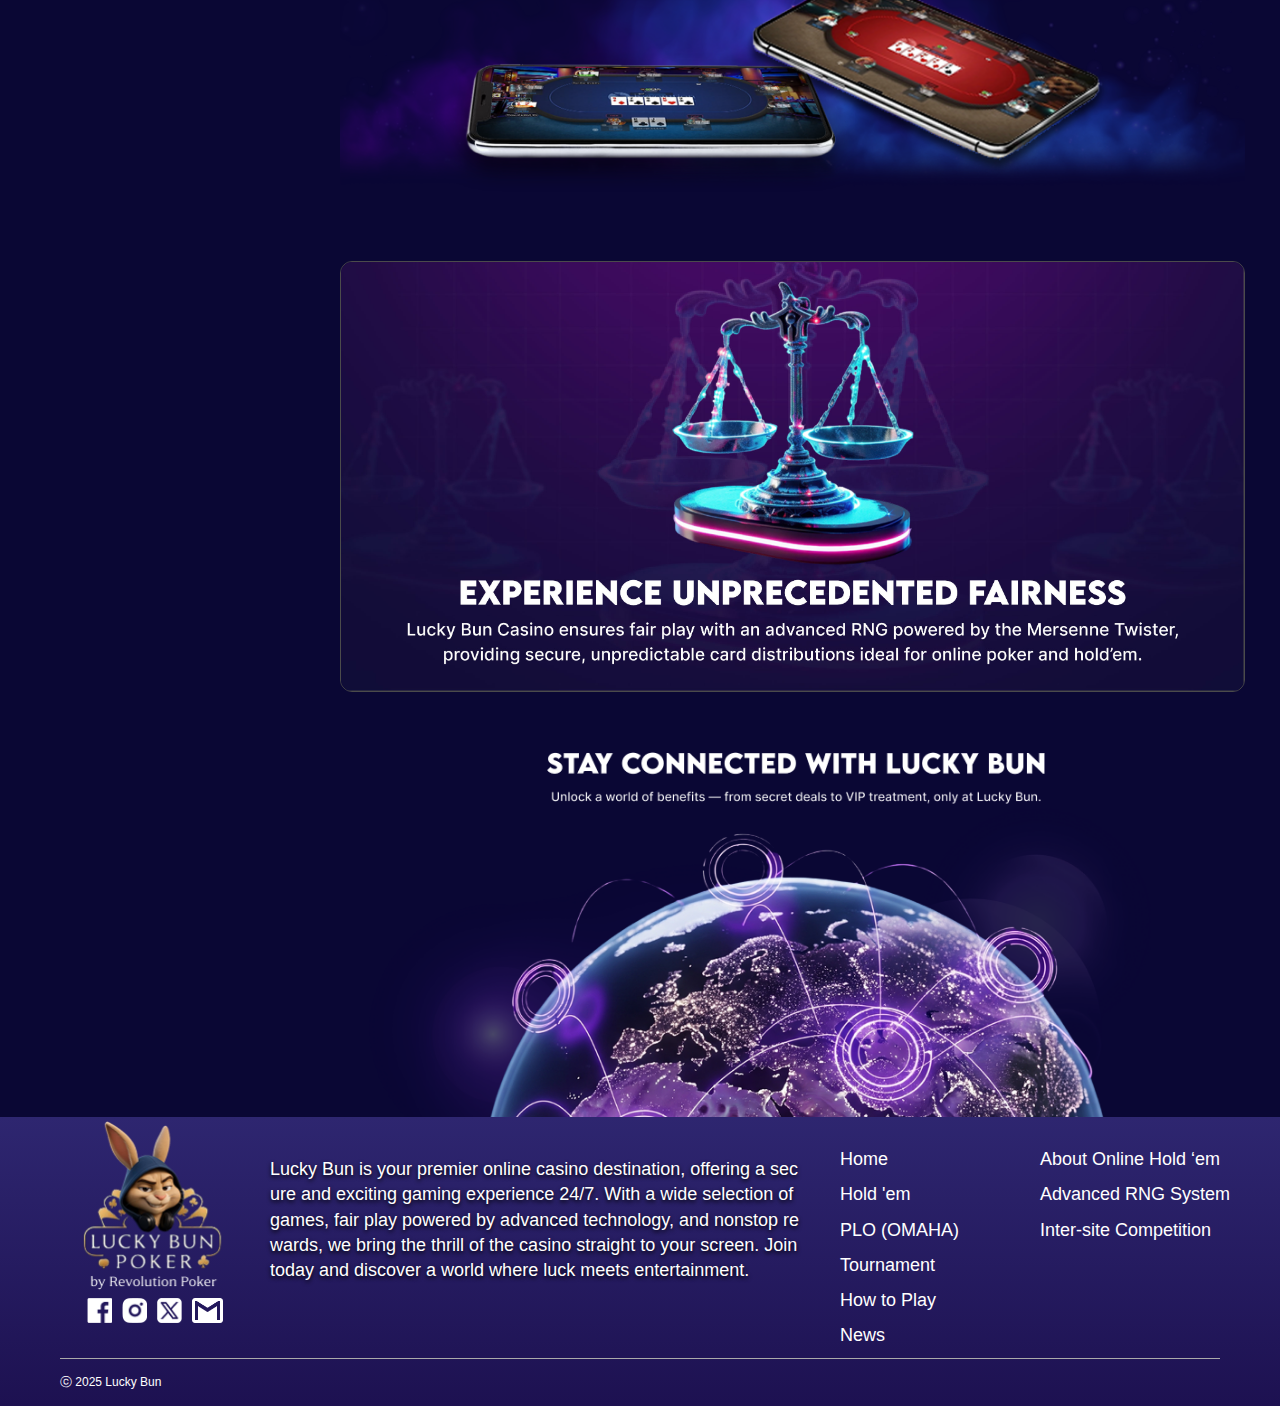
<file: pages/signup.html>
<!DOCTYPE html>
<html lang="ko">
    <head>
        <title>LUCKY BUN</title>

        <meta http-equiv="content-type" content="text/html; charset=utf-8"/>
        <meta http-equiv="X-UA-Compatible" content="IE=Edge"/>
        <meta name="viewport" content="user-scalable=yes, initial-scale=1, maximum-scale=1, minimum-scale=1, width=device-width">
        <link rel="stylesheet" type="text/css" href="../css/reset.css"/>
        <link rel="stylesheet" type="text/css" href="../css/common.css"/>
        <link rel="stylesheet" type="text/css" href="../css/style.css"/>

        <script src="../js/jquery-2.2.4.min.js"></script>
        <script src="../js/script.js"></script>

    </head>
    <body>

        <div class="popup signup">
            <div class="popup__cont">
                <button class="popup__close">
                    <img src="../img/popup_close.png" alt="close">
                </button>
                <div class="popup__member">
                    <div class="member__left">
                        <img src="../img/logo.png" alt="LUCKY BUN POKER">   
                    </div>
                    <div class="member__right">
                        <p>Join Lucky Bun today and start your winning streak!</p>

                        <div class="member__input">
                            <img src="../img/ico_name.png" alt="First Name">
                            <input type="text" placeholder="First Name" class="input-common">
                        </div>
                        <div class="member__input">
                            <img src="../img/ico_name.png" alt="Last Name">
                            <input type="text" placeholder="Last Name" class="input-common">
                        </div>
                        <div class="member__input">
                            <img src="../img/ico_id.png" alt="username">
                            <input type="text" placeholder="Username" class="input-common">
                        </div>
                        <div class="member__input">
                            <img src="../img/ico_email.png" alt="Email">
                            <input type="text" placeholder="Email" class="input-common">
                        </div>
                        <div class="member__input">
                            <img src="../img/ico_lock.png" alt="Password">
                            <input type="password" placeholder="Password" class="input-common">
                        </div>
                        <div class="member__input">
                            <img src="../img/ico_confirm.png" alt="Confirm Password">
                            <input type="password" placeholder="Confirm Password" class="input-common">
                        </div>
                        <div class="member__input">
                            <img src="../img/ico_agent.png" alt="Agent Code">
                            <input type="text" placeholder="Agent Code" class="input-common">
                        </div>
                        <label class="member__checkbox">
                            <input type="checkbox" class="input-checkbox">
                            <span>I accept the Terms of Use and Privacy Policy</span>
                        </label>
                        <a href="javascript:;" class="btn btn-gradient btn-popup-login">SIGN UP</a>
                        <div class="member__links">
                            <span>Already have an account?</span>
                            <a href="javascript:;" class="link-signup">LOG IN</a>
                        </div>
                    </div>
                </div>
            </div>
            <div class="popup__bg"></div>
        </div>

        <!-- 햄버거 메뉴 버튼 -->
        <button class="menu-toggle">
            <span></span>
            <span></span>
            <span></span>
        </button>
        
        <!-- 네비게이션 오버레이 -->
        <div class="nav-overlay"></div>
        
        <div class="container">
            <nav>
                <h1>
                    <a href="./index.html">
                        <img src="../img/logo.png" alt="logo">
                    </a>
                </h1>
                <ul>
                    <li>
                        <a href="./index.html">
                            <img src="../img/ico_home.png" alt="home">
                            <span>Home</span>
                        </a>
                    </li>
                    <li>
                        <a href="javascript:;">
                            <img src="../img/ico_holdem.png" alt="holdem">
                            <span>Hold 'em</span>
                        </a>
                    </li>
                    <li>
                        <a href="javascript:;">
                            <img src="../img/ico_plo.png" alt="plo">
                            <span>PLO (OMAHA)</span>
                        </a>
                    </li>
                    <li>
                        <a href="javascript:;">
                            <img src="../img/ico_tournament.png" alt="tournament">
                            <span>Tournament</span>
                        </a>
                    </li>
                    <li>
                        <a href="./howtoplay.html">
                            <img src="../img/ico_howtoplay.png" alt="howtoplay">
                            <span>How to Play</span>
                        </a>
                    </li>
                    <li>
                        <a href="javascript:;">
                            <img src="../img/ico_news.png" alt="news">
                            <span>News</span>
                        </a>
                    </li>
                </ul>
            </nav>
            <div class="contents">
                <div class="contents__header">
                    <div class="contents__header__left">
                        <div class="onlineuser">
                            <img src="../img/ico_user.png" alt="user">
                            <span class="c_green">57,489</span>
                            <span>Online</span>
                        </div>
                        <div class="dailyperks">
                            <img src="../img/ico_gift.png" alt="dailyperks">
                            <span>Daily Perks</span>
                        </div>
                    </div>
                    <div class="contents__header__right">
                        <div class="fakeselect__flag">
                            <button>
                                <img src="../img/ico_eng.png" alt="select">
                                <span>Eng</span>
                            </button>
                            <div class="fakeselect__flag__list">
                                <ul>
                                    <li>
                                        <button>
                                            <img src="../img/ico_eng.png" alt="eng">
                                            <span>Eng</span>
                                        </button>
                                    </li>
                                    <li>
                                        <button>
                                            <img src="../img/ico_kor.png" alt="kor">
                                            <span>Kor</span>
                                        </button>
                                    </li>
                                </ul>
                            </div>
                        </div>
                        <a href="javascript:;" class="btn btn-signup">SIGN UP</a>
                        <a href="javascript:;" class="btn btn-gradient btn-login">LOGIN</a>
                    </div>
                </div>
                <div class="contents__main">
                    <div class="main__visual">
                        <div class="visual_contents">
                            <h2>Where Luck<br/>
                                Meets Fun!</h2>
                            <p>Your go-to spot for classic poker, slots, roulette, and more.<br />
                                We’re all about fun, excitement, and great gaming!</p>
                            <a href="javascript:;" class="btn-register">REGISTER NOW!</a>
                        </div>
                        <img src="../img/main_visual.jpg" alt="where Lick Meets Fun!">
                    </div>
                    <div class="main__step">
                        <div class="step__item">
                            <img src="../img/step1.png" alt="step1">
                        </div>
                        <div class="step__item">
                            <img src="../img/step2.png" alt="step2">
                        </div>
                        <div class="step__item">
                            <img src="../img/step3.png" alt="step3">
                        </div>
                    </div>
                    <h2 class="main__reasons__title">Reasons to choose Lucky Bun</h2>
                    <div class="main__reasons">
                        <div class="reasons__item">
                            <img src="../img/main_reasons1.png" alt="reason1">
                        </div>
                        <div class="reasons__item">
                            <img src="../img/main_reasons2.png" alt="reason2">
                        </div>
                        <div class="reasons__item">
                            <img src="../img/main_reasons3.png" alt="reason3">
                        </div>
                        <div class="reasons__item">
                            <img src="../img/main_reasons4.png" alt="reason4">
                        </div>
                    </div>
                    <img src="../img/main_about.png" alt="about online holdem" class="main__about-img">
                    <img src="../img/main_intersite.png" alt="intersite competition" class="main__intersite-img">
                    <img src="../img/main_experience.jpg" alt="experience" class="main__experience-img">
                    <img src="../img/main_stay.png" alt="stay" class="main__stay-img">
                </div>
            </div>
        </div>



        <footer>
            <div class="footer__top">
                <div class="footer__logos">
                    <a href="javascript:;">
                        <img src="../img/logo.png" alt="LUCKY BUN POKER">
                    </a>
                    <div class="sns">
                        <a href="javascript:;">
                            <img src="../img/ico_facebook.png" alt="facebook">
                        </a>
                        <a href="javascript:;">
                            <img src="../img/ico_insta.png" alt="instagram">
                        </a>
                        <a href="javascript:;">
                            <img src="../img/ico_x.png" alt="x">
                        </a>
                        <a href="javascript:;">
                            <img src="../img/ico_mail.png" alt="mail">
                        </a>
                    </div>
                </div>
                <div class="footer__details">
                    <p>Lucky Bun is your premier online casino destination, offering a secure and exciting gaming experience 24/7. With a wide selection of games, fair play powered by advanced technology, and nonstop rewards, we bring the thrill of the casino straight to your screen. Join today and discover a world where luck meets entertainment.</p>
                </div>
                <div class="footer__nav">
                    <a href="./index.html">
                        <span>Home</span>
                    </a>
                    <a href="./holdem.html">
                        <span>Hold 'em</span>
                    </a>
                    <a href="./plo.html">
                        <span>PLO (OMAHA)</span>
                    </a>
                    <a href="./Tournament.html">
                        <span>Tournament</span>
                    </a>
                    <a href="./howtoplay.html">
                        <span>How to Play</span>
                    </a>
                    <a href="./news.html">
                        <span>News</span>
                    </a>
                </div>
                <div class="footer__links">
                    <a href="javascript:;">
                        <span>About Online Hold ‘em</span>
                    </a>
                    <a href="javascript:;">
                        <span>Advanced RNG System</span>
                    </a>
                    <a href="javascript:;">
                        <span>Inter-site Competition</span>
                    </a>
                </div>
            </div>
            <div class="footer__btm">
                <p>ⓒ 2025 Lucky Bun</p>
            </div>
        </footer>
    </body>
</html>
</file>
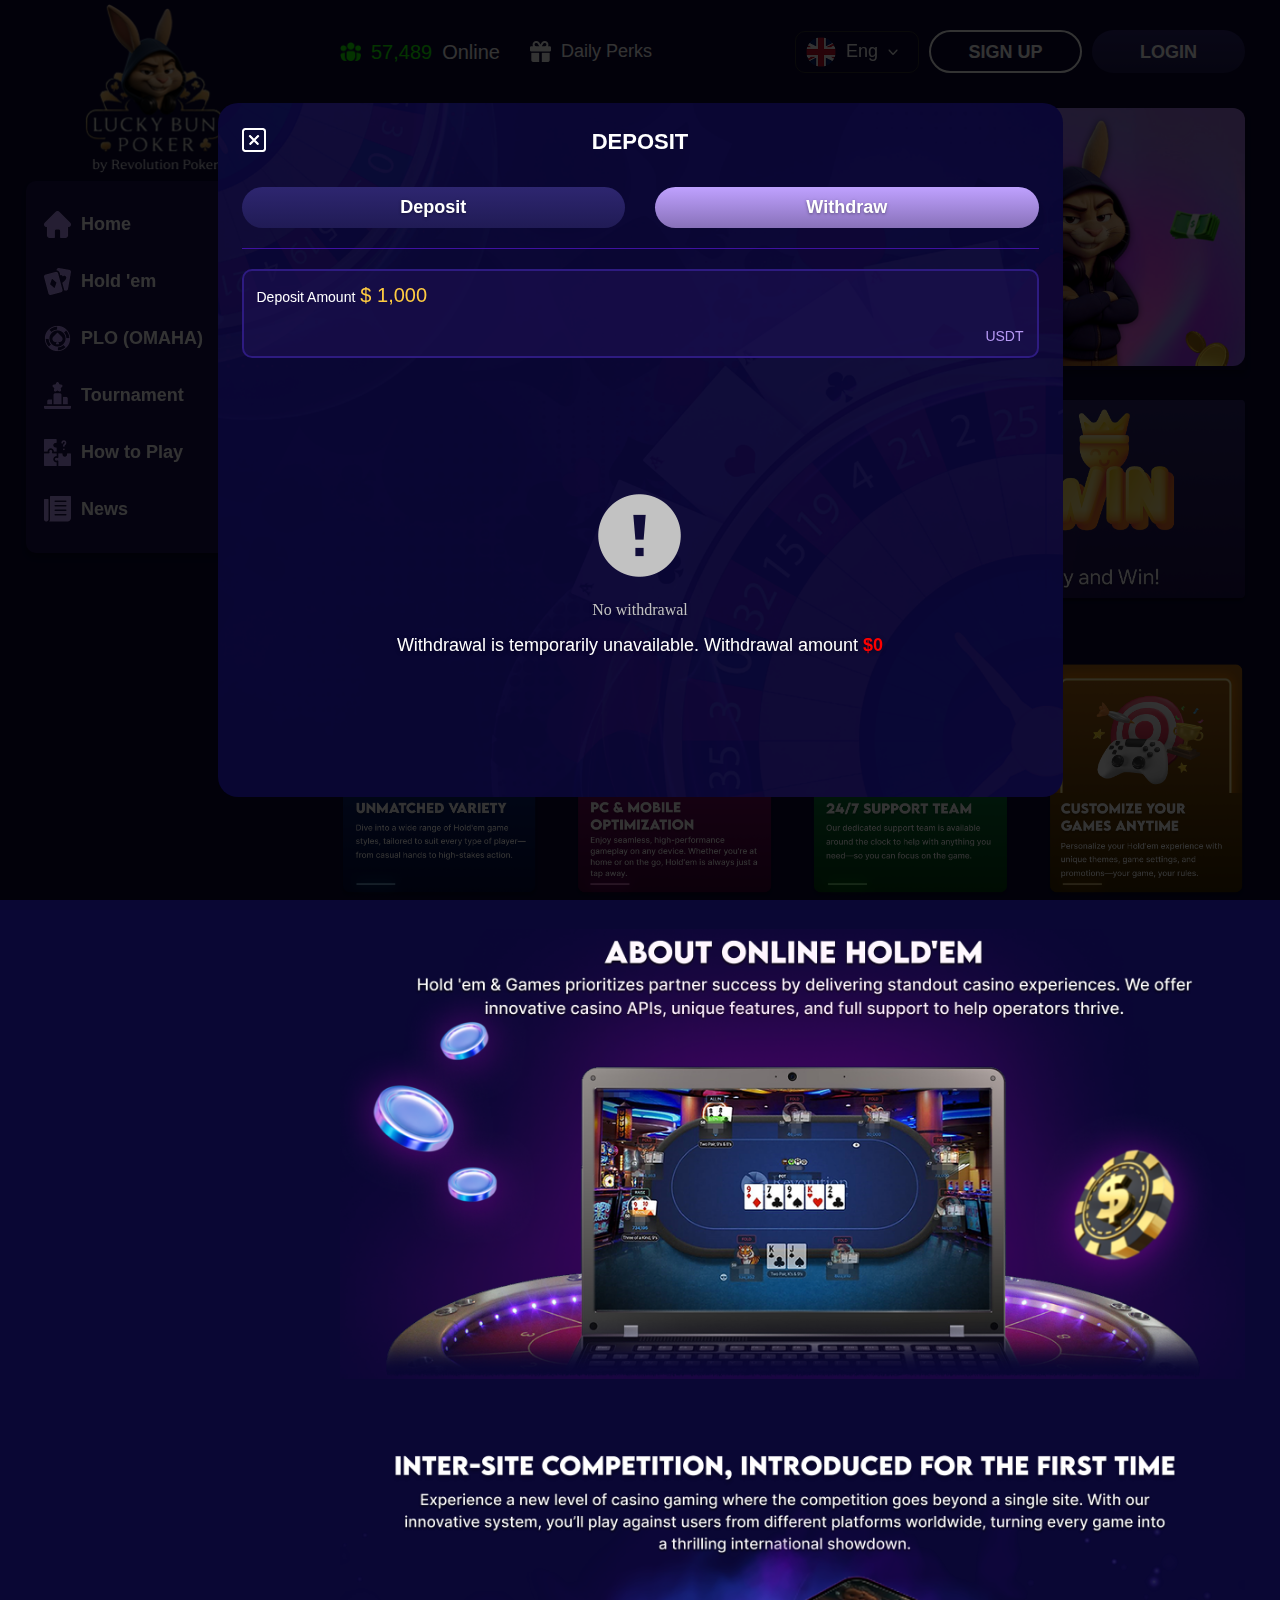
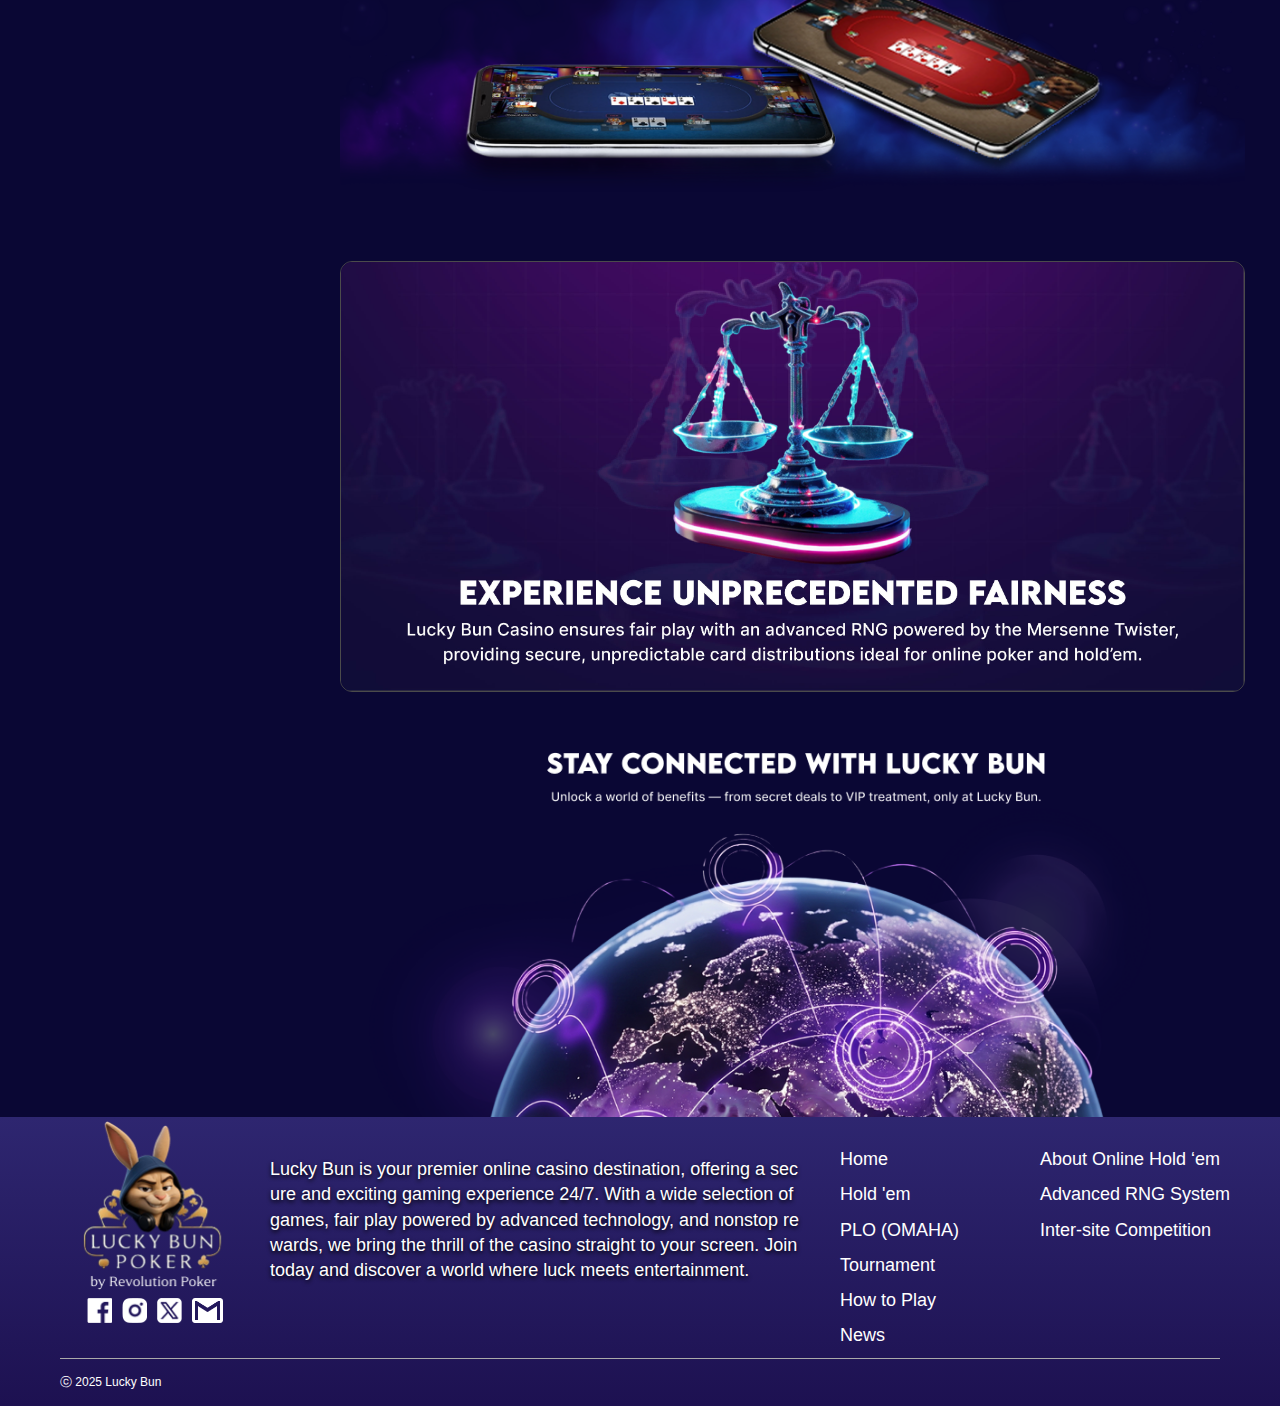
<file: pages/withdraw.html>
<!DOCTYPE html>
<html lang="ko">
    <head>
        <title>mammoth</title>

        <meta http-equiv="content-type" content="text/html; charset=utf-8"/>
        <meta http-equiv="X-UA-Compatible" content="IE=Edge"/>
        <meta name="viewport" content="user-scalable=yes, initial-scale=1, maximum-scale=1, minimum-scale=1, width=device-width">
        <link rel="stylesheet" type="text/css" href="../css/reset.css"/>
        <link rel="stylesheet" type="text/css" href="../css/common.css"/>
        <link rel="stylesheet" type="text/css" href="../css/style.css"/>

        <script src="../js/jquery-2.2.4.min.js"></script>
        <script src="../js/script.js"></script>

    </head>
    <body>

        <div class="popup deposit">
            <div class="popup__cont">
                <button class="popup__close">
                    <img src="../img/popup_close.png" alt="close">
                </button>
                <div class="popup__deposit">
                    <h2>DEPOSIT</h2>
                    <div class="deposit__tab">
                        <button class="btn-gradient btn " onclick="location.href='./deposit.html'">Deposit</button>
                        <button class="btn-gradient btn active" onclick="location.href='./withdraw.html'">Withdraw</button>
                    </div>

                    <hr class="hr-line" />

                    <div class="amountbox">
                        <span>Deposit Amount</span>
                        <b>$ 1,000</b>
                        <p class="amount__type">USDT</p>
                    </div>

                    <div class="withdrawal-box">
                        <div class="no-withdrawal">
                            <img src="../img/no.png" alt="no withdrawal">
                            <h3>No withdrawal</h3>
                            <h4>Withdrawal is temporarily unavailable. Withdrawal amount <b>$0</b></h4>
                        </div>
                    </div>

                </div>
            </div>
            <div class="popup__bg"></div>
        </div>

        <!-- 햄버거 메뉴 버튼 -->
        <button class="menu-toggle">
            <span></span>
            <span></span>
            <span></span>
        </button>
        
        <!-- 네비게이션 오버레이 -->
        <div class="nav-overlay"></div>
        
        <div class="container">
            <nav>
                <h1>
                    <a href="./index.html">
                        <img src="../img/logo.png" alt="logo">
                    </a>
                </h1>
                <ul>
                    <li>
                        <a href="./holdem.html">
                            <img src="../img/ico_home.png" alt="home">
                            <span>Home</span>
                        </a>
                    </li>
                    <li>
                        <a href="./plo.html">
                            <img src="../img/ico_holdem.png" alt="holdem">
                            <span>Hold 'em</span>
                        </a>
                    </li>
                    <li>
                        <a href="./tournament.html">
                            <img src="../img/ico_plo.png" alt="plo">
                            <span>PLO (OMAHA)</span>
                        </a>
                    </li>
                    <li>
                        <a href="./howtoplay.html">
                            <img src="../img/ico_tournament.png" alt="tournament">
                            <span>Tournament</span>
                        </a>
                    </li>
                    <li>
                        <a href="./howtoplay.html">
                            <img src="../img/ico_howtoplay.png" alt="howtoplay">
                            <span>How to Play</span>
                        </a>
                    </li>
                    <li>
                        <a href="./news.html">
                            <img src="../img/ico_news.png" alt="news">
                            <span>News</span>
                        </a>
                    </li>
                </ul>
            </nav>
            <div class="contents">
                <div class="contents__header">
                    <div class="contents__header__left">
                        <div class="onlineuser">
                            <img src="../img/ico_user.png" alt="user">
                            <span class="c_green">57,489</span>
                            <span>Online</span>
                        </div>
                        <div class="dailyperks">
                            <img src="../img/ico_gift.png" alt="dailyperks">
                            <span>Daily Perks</span>
                        </div>
                    </div>
                    <div class="contents__header__right">
                        <div class="fakeselect__flag">
                            <button>
                                <img src="../img/ico_eng.png" alt="select">
                                <span>Eng</span>
                            </button>
                            <div class="fakeselect__flag__list">
                                <ul>
                                    <li>
                                        <button>
                                            <img src="../img/ico_eng.png" alt="eng">
                                            <span>Eng</span>
                                        </button>
                                    </li>
                                    <li>
                                        <button>
                                            <img src="../img/ico_kor.png" alt="kor">
                                            <span>Kor</span>
                                        </button>
                                    </li>
                                </ul>
                            </div>
                        </div>
                        <a href="javascript:;" class="btn btn-signup">SIGN UP</a>
                        <a href="javascript:;" class="btn btn-gradient btn-login">LOGIN</a>
                    </div>
                </div>
                <div class="contents__main">
                    <div class="main__visual">
                        <div class="visual_contents">
                            <h2>Where Luck<br/>
                                Meets Fun!</h2>
                            <p>Your go-to spot for classic poker, slots, roulette, and more.<br />
                                We’re all about fun, excitement, and great gaming!</p>
                            <a href="javascript:;" class="btn-register">REGISTER NOW!</a>
                        </div>
                        <img src="../img/main_visual.jpg" alt="where Lick Meets Fun!">
                    </div>
                    <div class="main__step">
                        <div class="step__item">
                            <img src="../img/step1.png" alt="step1">
                        </div>
                        <div class="step__item">
                            <img src="../img/step2.png" alt="step2">
                        </div>
                        <div class="step__item">
                            <img src="../img/step3.png" alt="step3">
                        </div>
                    </div>
                    <h2 class="main__reasons__title">Reasons to choose Lucky Bun</h2>
                    <div class="main__reasons">
                        <div class="reasons__item">
                            <img src="../img/main_reasons1.png" alt="reason1">
                        </div>
                        <div class="reasons__item">
                            <img src="../img/main_reasons2.png" alt="reason2">
                        </div>
                        <div class="reasons__item">
                            <img src="../img/main_reasons3.png" alt="reason3">
                        </div>
                        <div class="reasons__item">
                            <img src="../img/main_reasons4.png" alt="reason4">
                        </div>
                    </div>
                    <img src="../img/main_about.png" alt="about online holdem" class="main__about-img">
                    <img src="../img/main_intersite.png" alt="intersite competition" class="main__intersite-img">
                    <img src="../img/main_experience.jpg" alt="experience" class="main__experience-img">
                    <img src="../img/main_stay.png" alt="stay" class="main__stay-img">
                </div>
            </div>
        </div>



        <footer>
            <div class="footer__top">
                <div class="footer__logos">
                    <a href="javascript:;">
                        <img src="../img/logo.png" alt="LUCKY BUN POKER">
                    </a>
                    <div class="sns">
                        <a href="javascript:;">
                            <img src="../img/ico_facebook.png" alt="facebook">
                        </a>
                        <a href="javascript:;">
                            <img src="../img/ico_insta.png" alt="instagram">
                        </a>
                        <a href="javascript:;">
                            <img src="../img/ico_x.png" alt="x">
                        </a>
                        <a href="javascript:;">
                            <img src="../img/ico_mail.png" alt="mail">
                        </a>
                    </div>
                </div>
                <div class="footer__details">
                    <p>Lucky Bun is your premier online casino destination, offering a secure and exciting gaming experience 24/7. With a wide selection of games, fair play powered by advanced technology, and nonstop rewards, we bring the thrill of the casino straight to your screen. Join today and discover a world where luck meets entertainment.</p>
                </div>
                <div class="footer__nav">
                    <a href="./index.html">
                        <span>Home</span>
                    </a>
                    <a href="./holdem.html">
                        <span>Hold 'em</span>
                    </a>
                    <a href="./plo.html">
                        <span>PLO (OMAHA)</span>
                    </a>
                    <a href="./Tournament.html">
                        <span>Tournament</span>
                    </a>
                    <a href="./howtoplay.html">
                        <span>How to Play</span>
                    </a>
                    <a href="./news.html">
                        <span>News</span>
                    </a>
                </div>
                <div class="footer__links">
                    <a href="javascript:;">
                        <span>About Online Hold ‘em</span>
                    </a>
                    <a href="javascript:;">
                        <span>Advanced RNG System</span>
                    </a>
                    <a href="javascript:;">
                        <span>Inter-site Competition</span>
                    </a>
                </div>
            </div>
            <div class="footer__btm">
                <p>ⓒ 2025 Lucky Bun</p>
            </div>
        </footer>
    </body>
</html>
</file>
<file: css/common.css>
@charset "utf-8";

a {text-decoration: none;}
@import url('https://cdn.rawgit.com/moonspam/NanumSquare/master/nanumsquare.css');
@import url('https://fonts.googleapis.com/css2?family=Inter:ital,opsz,wght@0,14..32,100..900;1,14..32,100..900&family=The+Nautigal:wght@400;700&display=swap');

body * {
    font-family: 'Inter', sans-serif;
    font-weight: 400;
    font-size:18px;
    line-height: 1.4;
	color: #fff;
}
label,a,button,img,input,select {
	transition-duration: .2s;
}
button {
	background: none;
}
.font-nanumsquare{
    font-family: 'NanumSquare', sans-serif !important;
}

/* 여백 */
.h5 {height:5px; padding:0; margin:0; clear:both;}
.h10 {height:10px; padding:0; margin:0; clear:both;}
.h20 {height:20px; padding:0; margin:0; clear:both;}
.h30 {height:30px; padding:0; margin:0; clear:both;}
.h40 {height:40px; padding:0; margin:0; clear:both;}
.h50 {height:50px; padding:0; margin:0; clear:both;}
.h60 {height:60px; padding:0; margin:0; clear:both;}
.h70 {height:70px; padding:0; margin:0; clear:both;}
.h80 {height:80px; padding:0; margin:0; clear:both;}
.h90 {height:90px; padding:0; margin:0; clear:both;}
.h100 {height:100px; padding:0; margin:0; clear:both;}

select {
    -webkit-appearance:none; /* 크롬 화살표 없애기 */
    -moz-appearance:none; /* 파이어폭스 화살표 없애기 */
    appearance:none /* 화살표 없애기 */
}
body {
	/* overflow-x: hidden; */
}
</file>
<file: css/style.css>
@charset "utf-8";

html {
    overflow-x: hidden;
}

.btn {
    width:153px;
    height:43px;
    border-radius: 50px;
    display:flex;
    justify-content:center;
    align-items:center;
    font-size:18px;
    font-weight:600;
    line-height:1;
}
.btn-gradient {
    background:linear-gradient(180deg, #2E2670 0%, #201B55 100%);
}
.btn-gradient:hover {
    filter:brightness(1.2);
}

/* Container */
.container {
    background:#0A0734;
    display:flex;
    justify-content:flex-start;
    align-items:flex-start;
    width:100%;
    height:100%;
}

/* Navigation */
nav {
    width:340px;
    min-width:340px;
    padding-right:52px;
    padding-left:26px;
    height:100vh;
    overflow-y:auto;
    position:sticky;
    top:0;
    left:0;
}
nav h1 img {
    width:190px;
    margin:0 auto;
    display:block;
}
nav ul {
    background:#1D1151;
    box-shadow: 0px 4.53px 4.53px 0px #00000040;
    border-radius: 10px;
    padding:20px 8px 10px;
}
nav ul li {
    margin-bottom:10px;
}
nav ul li a {
    display:flex;
    justify-content:flex-start;
    align-items:center;
    gap:10px;
    padding:10px 10px;
    border-radius: 10px;
}
nav ul li a.active,
nav ul li a:hover {
    background:#2E2670;
}
nav ul li a img {
    width:27px;
}
nav ul li a span {
    font-weight:600;
}
/* Contents */
.contents {
    width:100%;
    padding-right:35px; 
}

.contents__header {
    padding-top:30px;
    padding-bottom:35px;
    display:flex;
    justify-content:space-between;
    align-items:center;
}

.contents__header__left {
    display:flex;
    justify-content:space-between;
    align-items:center;
    gap:30px;
}
.contents__header__left .onlineuser {
    display:flex;
    justify-content:flex-start;
    align-items:center;
    gap:10px;
}
.c_green {
    color:#15FF00;
}
.contents__header__left .onlineuser * {
    font-size:20px;
}
.contents__header__left .onlineuser img {
    width:21px;
}
.contents__header__left .dailyperks {
    display:flex;
    justify-content:flex-start;
    align-items:center;
    gap:10px;
}
.contents__header__left .dailyperks img {
    width:21px;
}
.contents__header__right {
    display:flex;
    justify-content:flex-end;
    align-items:center;
    gap:10px;
}

.contents__main {
    
}

/* Header Elements */
.onlineuser {
    
}

.dailyperks {
    
}

/* Language Selector */
.fakeselect__flag {
    position:relative;
}
.fakeselect__flag>button {
    display:flex;
    justify-content:flex-start;
    align-items:center;
    gap:10px;
    padding:5px 10px;
    border-radius: 10px;
    background-color:#0A0734;
    background-image:url(../img/select.png);
    background-repeat:no-repeat;
    background-position:right 20px center;
    background-size:10px;
    padding-left:10px;
    padding-right:40px;
    border:1px solid #333;
}
.fakeselect__flag img {
    width:30px;
}
.fakeselect__flag__list {
    position:absolute;
    top:41px;
    left:0;
    background-color:#0A0734;
    border:1px solid #333;
    width:100%;
    border-radius:5px;
    padding:10px 0;
    width:124px;
    z-index:1;
}
.fakeselect__flag__list li {
    padding:5px 10px;
}
.fakeselect__flag__list li button {
    width:100%;
    padding:5px;
    gap:10px;
    display:flex;
    justify-content:flex-start;
    align-items:center;
}
.fakeselect__flag__list li button:hover {
    background:#000;
    border-radius:10px;
}

/* Buttons */
.btn-signup {
    border:2px solid #fff;
    color:#fff;
}
.btn-signup:hover {
    background:#fff;
    color:#000;
}

.btn-login {
}

/* Main Visual */
.main__visual__elements {
    position:absolute;
    top:0;
    left:0;
    width:100%;
    height:100%;
    overflow:hidden;
}
.main__visual {
    position:relative;
    box-shadow: 0px 4.86px 4.86px 0px #00000040;
    margin-bottom:30px;
    aspect-ratio:1503/435;
}
.main__visual img {
    width:100%;
    border-radius: 12px;
    object-fit:cover;
}

/* 둥둥 떠다니는 애니메이션 키프레임 */
@keyframes floatUp {
    0%, 100% {
        transform: translateY(0);
    }
    50% {
        transform: translateY(-1.3vw);
    }
}

@keyframes floatDown {
    0%, 100% {
        transform: translateY(0);
    }
    50% {
        transform: translateY(1.3vw);
    }
}

@keyframes floatUpSlow {
    0%, 100% {
        transform: translateY(0);
    }
    50% {
        transform: translateY(-1.56vw);
    }
}

@keyframes floatDownSlow {
    0%, 100% {
        transform: translateY(0);
    }
    50% {
        transform: translateY(1.15vw);
    }
}

@keyframes floatMedium {
    0%, 100% {
        transform: translateY(0);
    }
    50% {
        transform: translateY(-1.46vw);
    }
}

/* 각 요소별 애니메이션 적용 */
.main__visual .el_1 {
    position:absolute;
    top:-2.08vw;
    right:22.92vw;
    width:7.81vw;
    animation: floatUp 3s ease-in-out infinite;
    animation-delay: 0s;
}
.main__visual .el_2 {
    position:absolute;
    top:8.85vw;
    right:27.08vw;
    width:4.69vw;
    animation: floatDown 2.5s ease-in-out infinite;
    animation-delay: 0.5s;
}
.main__visual .el_3 {
    position:absolute;
    bottom:-2.6vw;
    width:4.58vw;
    right:27.08vw;
    animation: floatUpSlow 3.5s ease-in-out infinite;
    animation-delay: 1s;
}
.main__visual .el_4 {
    position:absolute;
    top:8.85vw;
    right:1.56vw;
    width:5.21vw;
    animation: floatMedium 2.8s ease-in-out infinite;
    animation-delay: 1.5s;
}
.main__visual .el_5 {
    position:absolute;
    bottom:-1.56vw;
    right:0.52vw;
    width:4.06vw;
    animation: floatDownSlow 3.2s ease-in-out infinite;
    animation-delay: 2s;
}
.main__visual .el_6 {
    position:absolute;
    bottom:-4.69vw;
    right:15.63vw;
    width:9.38vw;
}


.visual_contents {
    position:absolute;
    top:1.93vw;
    left:2.19vw;
    z-index:1;
}
.visual_contents h2 {
    font-size:4.53vw;
    font-weight:700;
    line-height:1;
    text-shadow: 0px 3px 3px #00000040;
}
.visual_contents p {
    padding-top:1.04vw;
    font-weight:700;
    line-height:1.8;
    text-shadow: 0px 3px 3px #00000040;
    font-size:1vw;
}
.visual_contents .btn-register {
    margin-top:1.04vw;
    background: linear-gradient(180deg, #FF049A 0%, #B40093 164.91%);
    box-shadow: 0px 3.65px 4.62px 0px #00000066;
    width:17.4vw;
    height:3.65vw;
    display:flex;
    justify-content:center;
    align-items:center;
    font-size:1.35vw;
    font-weight:900;
    line-height:1;
    border-radius: 6px;
    transition:0.3s;
}
.visual_contents .btn-register:hover {  
    filter:brightness(1.2);
}
.visual_contents .btn-gamestart {
    margin-top:1.04vw;
    background: linear-gradient(90deg, #00882D 0%, #04FF64 164.91%);
    box-shadow: 0px 3.65px 4.62px 0px #00000066;
    width:17.4vw;
    height:3.65vw;
    display:flex;
    justify-content:center;
    align-items:center;
    font-size:1.35vw;
    font-weight:900;
    line-height:1;
    border-radius: 6px;
    transition:0.3s;
}
.visual_contents .btn-gamestart:hover {
    
    filter:brightness(1.2);
}
/* Steps */
.main__step {
    display:flex;
    justify-content:space-between;
    align-items:center;
    gap:30px;
    margin-top:30px;
    margin-bottom:30px;
}
.step__item {
    width:100%;
    background:#1D1151;
    display:flex;
    justify-content:center;
    align-items:center;
    box-shadow: 0px 2.81px 2.25px 0px #00000066;
    border-radius: 7px;
}
.step__item img {
    width:100%;
}

/* Reasons */
.reasons {
}

.reasons__item {
}

/* 햄버거 메뉴 버튼 - 기본적으로 숨김 */
.menu-toggle {
    display: none;
}

.visual_contents__btns{
    display:flex;
    justify-content:flex-start;
    align-items:center;
    gap:44px;
}

/* Footer */
footer {
    background: linear-gradient(180deg, #2E2670, #1D1151);
    padding:0 60px;
}
footer .footer__top {
    display:flex;
    justify-content:space-between;
    align-items:flex-start;
}
.footer__top {
    
}

.footer__logos {
    
}

.footer__logos a {
    display:flex;
    justify-content:center;
    align-items:center;
}

.footer__logos img {
    width:190px;
}

.sns {
    display:flex;
    justify-content:center;
    align-items:center;
    gap:10px;
}

.sns a {
    display:flex;
    justify-content:center;
    align-items:center;
}

.sns img {
    height:25px;
    width:auto;
}

.footer__details {
    padding-top:40px;
}

.footer__details p {
    text-shadow: 0px 2px 4px #000;
    padding:0 20px;
}

.footer__nav {
    padding-top:30px;
    min-width:200px;
    padding-left:20px;
}
.footer__nav a {
    display:flex;
    margin-bottom:10px;
}

.footer__nav a span {
    white-space:nowrap;
}

.footer__links {
    padding-top:30px;
    min-width:200px;
    padding-left:20px;
}

.footer__links a {
    display:flex;
    margin-bottom:10px;
}
.footer__links a span {
    white-space:nowrap;
}

.footer__btm {
    border-top:1px solid #aaa;
    padding:15px 0;
}

.footer__btm p {
    font-size:12px;
}

.main__reasons{
    display:flex;   
    justify-content:space-between;
    align-items:center;
    gap:37px;
}

.main__reasons img{
    width:100%;
}
.main__reasons__title{
    font-size:2.03vw;
    font-weight:900;
}
.main__about-img,
.main__intersite-img,
.main__experience-img{
    width:100%;
    margin-top:30px;
    margin-bottom:30px;
}
.main__experience-img {
    border-radius: 12px;
    overflow:hidden;
    border:1px solid #4B4B4B;
}
.main__stay-img{
    width:100%;
    margin-top:30px;
}
.btn-deposit {
    background:#00FF5D;
    width:124px;
    height:43px;
    display:flex;
    justify-content:center;
    align-items:center;
    gap:10px;
    border-radius:5px;
}

.btn-deposit:hover {
    filter:brightness(1.2);
}

.btn-deposit img {
    width:18.75px;
}
.btn-deposit span {
    font-size:18px;
    color:#0A0734;
}
.rng__banner{
    width:100%;
    margin:10px 0 25px;
}
.rng__title1 {
    display:flex;
    justify-content:center;
    align-items:center;
    gap:10px;
}
.rng__title1 img {
    max-width:70%;
    width:100%;
    margin:0 auto;
    display:block;
}
.rng__title2 img {
    max-width:30%;
    width:100%;
    margin:0 auto;
    display:block;
}
.rng__title3 img {
    max-width:35%;
    width:100%;
    margin:50px auto 20px;
    display:block;
}
.rng__subtext{
    text-align:center;
    font-size:29px;
}

.rng__text {
    font-size:24px;
    text-align:center;
}
.rng__btmbox {
    border-top:1px solid #fff;
    margin-top:80px;
    padding-top:80px;
}
.rng__btmbox__img {
    max-width:75%;
    width:100%;
    display:block;
    margin:0 auto 50px;
}
.rng__btmbox__guide {
    width:100%;
    max-width:1159px;
    margin:0 auto 50px;
    display:block;
}

/* How to Play */
.howtoplay__banner {
    width:100%;
    margin:70px 0 40px;
}
.how__info {
    display:flex;
    justify-content:space-between;
    align-items:stretch;
    gap:4%;
    border-bottom:1px solid #aaa;
    margin-bottom:30px;
}
.infoitem {
    width:100%;
    border-right:1px solid #aaa;
    padding-left:2%;
    padding-right:2%;
}
.how__title {
    padding-left:45px;
    position:relative;
}
.how__title b {
    font-size:1.5vw;
    font-weight:900;
}
.how__title:before {
    content:'';
    position:absolute;
    left:0;
    top:10px;
    width:38px;
    height:38px;
    background:#BB9DFF;
    border-radius:50%;
}
.how__title{

}
.infoitem:last-child {
    border-right:none;
}
.infoitem__title {
    font-size:1.5vw;
    font-weight:900;
    margin-bottom:10px;
}
.infoitem__table {
    width:100%;
    border-collapse:collapse;
}
.infoitem__table th,
.infoitem__table td {
    padding:3px 0;
}
.infoitem__table tr {
    width:20%;
    padding:10px;
    border-bottom:1px solid #333;
}
.infoitem__table tr:last-child {
    border-bottom:none;
}
.infoitem__table th {
    font-weight:900;
    vertical-align:top;
    text-align:left;
    padding-right:20px;
    word-break:keep-all;
}
.how__title__wrap {
    text-align:center;
    max-width:16vw;
    margin:0 auto 50px;
}

.handrankings .how__title span {
    display:block;
    font-size:14px;
    font-weight:bold;
}

.handrankings__list {
    display:grid;
    grid-template-columns:repeat(5, 1fr);
    gap:60px;
    margin-bottom:50px;
}
.handrankings__list .handrankings__item {}
.handrankings__list .handrankings__item img {
    width:100%;
}
.handrankings__list .handrankings__item h3 {
    font-size:1.2vw;
    text-align:center;
    font-weight:bold;
}
.handrankings__list .handrankings__item p {
    font-size:14px;
    text-align:center;
    word-break:keep-all;
}
.infoitem__table-2 {}
.infoitem__table-2 th {
    width:50%;
}
.infoitem__list {
}
.infoitem__list li {
    list-style-type:disc;
}
.how__info-2 {
    border-top:1px solid #aaa;
    border-bottom:0;
}

.how__info-2 .infoitem {
    padding-top:30px;
}

.how__info-2 .infoitem:before{
    top:30px;
}

.popup {
    width:100%;
    height:100%;
    padding:20px;
    position:fixed;
    top:0;
    left:0;
    z-index:1000;
    display:flex;
    justify-content:center;
    align-items:center;
}
.popup .popup__bg {
    width:100%;
    height:100%;
    background:rgba(0,0,0,0.8);
    position:absolute;
    top:0;
    left:0;
    z-index:0;
}
.popup .popup__cont {
    position:relative;
    max-width:845px;
    width:100%;
    background:#0A0734 url(../img/popup_bg.png)  no-repeat center center /cover ;
    border-radius:20px;
    padding:24px;
    margin:0 auto;
    z-index:1;
    display:flex;
    justify-content:center;
    align-items:flex-start;
    overflow:auto;
}
.popup .popup__cont .popup__close {
    display:block;
    position:absolute;
    top:24px;
    left:24px;
}
.popup .popup__cont .popup__close img {
    width:24px;
    height:24px;
}
.popup .popup__member {
    display:flex;
    justify-content:space-between;
    align-items:center;
}
.popup .popup__member .member__left {}
.popup .popup__member .member__left img {
    max-width:415px;
    width:100%;
}
.popup .popup__member .member__right {
    min-width:450px;
}
.popup .popup__member .member__right>p {
    text-shadow: 0px 2.241px 4.481px #000;
    text-align:center;
}
.popup .popup__member .member__right .member__input {
    position:relative;
    margin-top:20px;
}
.popup .popup__member .member__right .member__input img {
    position:absolute;
    top:10px;
    left:15px;
    max-width:20px;
    max-height:20px;
    margin:0 auto;
    display:block;
    z-index:1;
}
.popup .popup__member .member__right .link-forgot {
    font-size:12px;
    text-align:right;
    display:block;
    margin-top:10px;
    margin-bottom:10px;
    text-shadow: 0px 2.241px 4.481px #000;
}
.popup .popup__member .member__right .btn-popup-login {
    width:179px;
    height:40px;
    margin:0 auto;
    border-radius:10px;
    font-size:16px;
    text-shadow: 0px 2.241px 4.481px #000;
    margin-bottom:10px;
    font-weight:600;bold
}
.popup .popup__member .member__right .member__links {
    display:flex;
    justify-content:center;
    align-items:center;
    gap:10px;
}
.popup .popup__member .member__right .member__links span {
    font-size:12px;
    text-shadow: 0px 2.241px 4.481px #000;
}
.popup .popup__member .member__right .member__links a {
    font-size:12px;
    text-shadow: 0px 2.241px 4.481px #000;
    font-weight:900;
    text-decoration:underline;
}
.popup.signup .popup__member .member__right>p {
    margin-bottom:10px;
}
.popup.signup .popup__member .member__right .member__input {
    margin-top:9px;
}
.member__checkbox {
    display:flex;
    align-items:center;
    justify-content:flex-start;
    margin:15px 0;
}
.member__checkbox span {
    font-size:10px;
}

.input-common {
    width:100%;
    height:43px;
    border-radius:50px;
    border:2px solid #2E1B81 !important;
    background:rgba(29, 17, 81, 0.6) !important;
    padding:0 10px;
    color:#fff !important;
    padding-left:30px;
    font-size:16px;
}
.input-common::placeholder {
    color:#fff;
}

.input-common:hover {
    border:2px solid rgb(71, 30, 255) !important;
}

.popup__deposit {
    width:100%;
}
.popup__deposit h2 {
    text-align:center;
    color:#fff;
    font-weight:bold;
    font-size:22px;
}
.deposit__tab {
    display:flex;
    justify-content:center;
    align-items:center;
    gap:30px;
    margin-top:30px;
}
.deposit__tab button {
    width:100%;
    height:41px;
    line-height:41px;
    border-radius:50px;
    text-shadow: 0px 1px 3.1px rgba(0, 0, 0, 0.40);
}

.deposit__tab button:hover,
.deposit__tab button.active {
    background: linear-gradient(180deg, #BFA1FF 0%, #8871B9 100%);
}

.hr-line{
    background:rgb(63, 18, 161);
    border:0;
    height:1px;
    width:100%;
    margin-top:20px;
    margin-bottom:20px;
}

.amountbox {
    width:100%;
    height:89px;
    border-radius: 10px;
    border: 2px solid #2E1B81;
    background: rgba(29, 17, 81, 0.60);
    position:relative;
    padding:10px 13px;
    margin-bottom:15px;
}

.amountbox span {
    font-size:14px;
}
.amountbox b {
    color:#FFCC41;
    font-size:20px;
}
.amountbox .amount__type {
    color:#B699F4;
    position:absolute;
    bottom:10px;
    right:13px;
    font-size:14px;
}
.deposit__method{}
.deposit__method .deposit__method__item {
    border-radius: 50px;
    border: 1px solid #B699F4;
    background: linear-gradient(180deg, #2E2670 0%, #1D1151 100%);
    display:flex;
    align-items:center;
    justify-content:center;
    gap:2px;
    padding:2px 19px;
    line-height:1;
}
.deposit__method .deposit__method__item img {
    width:20px;
}
.deposit__method .deposit__method__item span {
    color:#B699F4;
    font-size:14px;
}

.popup__deposit h3 {
    color: #FFF;
    text-shadow: 0px 1px 4.481px rgba(0, 0, 0, 0.40);
    font-family: Inter;
    font-size: 12px;
    font-style: normal;
    font-weight: 300;
    line-height:20px; /* 250% */
    margin-top:10px;
    margin-bottom:5px;
}
.deposit__address-text{
    font-size:12px;
    color:#B699F4;
}
.chargingtype{
    display:flex;
    align-items:center;
    justify-content:flex-start;
    gap:10px;
}
.chargingtype label {
    display:flex;
    align-items:center;
    justify-content:flex-start;
    gap:10px;
    position:relative;
    color: #FFF;
    text-align: center;
    text-shadow: 0px 1px 4.481px rgba(0, 0, 0, 0.40);
    border-radius: 50px;
    background: linear-gradient(180deg, #2E2670 0%, #1D1151 100%);
    line-height:1;
    display:flex;
    align-items:center;
    justify-content:center;
    width:90px;
    height:20px;
    padding:0;
}
.chargingtype label input {
    position:fixed;
    left:-9999px;
}
.chargingtype label span {
    font-size: 12px;
    font-style: normal;
    font-weight: 300;
    line-height: 30px; /* 250% */
}
.chargingtype label:hover {
    color:#B699F4;
    border:1px solid #B699F4;
}
.chargingtype label:hover span {
    color:#B699F4;
}
.chargingtype label.active {
    color:#B699F4;
    border:1px solid #B699F4;
}
.chargingtype label.active span {
    color:#B699F4;
}
.popup__deposit .barcode {
    text-align:center;
}
.popup__deposit .barcode__img {
    width:139px;
    border:10px solid #2E2670;
    border-radius:10px;
    display:block;
    margin:0 auto;
}
.popup__deposit .btn-save {
    border-radius: 5px;
    background: linear-gradient(180deg, #BFA1FF 0%, #8871B9 100%);
    width: 141px;
    height: 25px;
    display:flex;
    align-items:center;
    justify-content:center;
    gap:5px;
    margin:10px auto;
}
.popup__deposit .btn-save img {
    width:18px;
}
.popup__deposit .btn-save span {
    font-size:12px;
    text-shadow: 0px 0.5px 1.4px rgba(0, 0, 0, 0.60);
}
.copy__address {
    position:relative;
    margin-top:20px;
}
.copy__address input {
    width:100%;
    border-radius: 5.606px;
    border: 1.121px solid #2E1B81;
    background: rgba(29, 17, 81, 0.60);
    height:35px;
    color: #B699F4;
    text-shadow: 0px 1.121px 5.024px rgba(0, 0, 0, 0.40);
    font-size: 13.455px;
    font-style: normal;
    font-weight: 400;
    line-height: 33.636px; /* 250% */
}
.copy__address .btn-copy {
    position:absolute;
    right:8px;
    top:5px;
    width:76px;
    height:23px;
    line-height:23px;
    border-radius: 50px;
    text-shadow: 0px 1.121px 5.024px rgba(0, 0, 0, 0.40);
    font-size: 13px;
    border:1px solid #B699F4;
    display:flex; 
    align-items:center;
    justify-content:center;
    background:linear-gradient(180deg, #2E2670 0%, #201B55 100%);
}
.copy__address .btn-copy span {
    font-size:12px;
    color:#B699F4;
}
.withdrawal-box {
    display:flex;
    align-items:center;
    justify-content:center;
    height:400px;
}

.no-withdrawal {
    text-align:center;
}
.no-withdrawal img {
    width:99px;
}
.no-withdrawal h3 {
    color: #C2C2C2;
    text-align: center;
    text-shadow: 0px 1px 4.481px rgba(0, 0, 0, 0.40);
    font-size: 16px;
    font-style: normal;
    font-weight: 300;
    line-height: 30px; /* 187.5% */
}
.no-withdrawal h4 {
    color: #FFF;
    text-align: center;
    text-shadow: 0px 1px 4.481px rgba(0, 0, 0, 0.40);
    font-size: 18px;
    font-style: normal;
    font-weight: 300;
    line-height: 30px; /* 166.667% */
}
.no-withdrawal h4 b {
    color: #F00;
    font-weight:700;
}
.news__items {
    display:flex;
    align-items:flex-start;
    justify-content:flex-start;
    gap:2.08vw;
    flex-wrap:wrap
}
.news__items .news__item {
    width:calc(33.3333% - 1.5vw);
}
.news__items .news__item .news__item__img {}
.news__items .news__item .news__item__img img {
    width:100%;
}
.news__items .news__item .news__item__text h3 {
    font-size:2vw;
    font-weight:900;
    text-align:center;
    padding-top:1.25vw;
}


.paging {
    display:flex;
    align-items:center;
    justify-content:center;
    gap:0.7vw;
    margin-top:6.4vw;
    margin-bottom:27.9vw;
}
.paging a {
    display:flex;
    justify-content:center;
    align-items:center;
    width:32px;
    height:32px;
    border-radius:3px;
    background:#21232B;
    box-shadow: 0px 1px 4.481px rgba(0, 0, 0, 0.40);
    font-size:13px;
}
.paging a.prev {
    background:
}
.paging a.next {
}
.paging a img {
    width:8px;
}

.paging a.active,
.paging a:hover {
    background:linear-gradient(180deg, #743DF3 0%, #472498 100%);
}
.paging .num {
    display:flex;
    align-items:center;
    justify-content:center;
    gap:10px;
}
.newsdetail p {
    font-size:2.29vw;
    font-weight:600;
    word-break:keep-all;
}
.newsdetail__item {
    margin-top:25px;
    gap:32px;
    display:flex;
    justify-content:space-between;
    align-items:center;
    margin-bottom:175px;
}
.newsdetail__item img {
    max-width:45%;
    width:100%;
}
.newsdetail__item p {
    min-width:55%;
}

.mobile__logo {
    display:none
}


@media screen and (max-width:1400px){
    .visual_contents h2 {
        font-size:3.4vw;
    }
    .visual_contents .btn-gamestart,
    .visual_contents .btn-register {
        width:15.3vw;
        height:3.3vw;
    }
    .visual_contents p{
        padding-top:0.05vw;
    }
    .how__title:before{
        width:30px;
        height:30px;
    }
    .how__title{
        padding-left:35px;
    }
    .infoitem__table th{
        padding-right:0;
        font-size:14px;
    }
    .infoitem__table td{
        font-size:14px;
    }
    .infoitem__list li{
        font-size:14px;
    }
    .how__title p{
        font-size:14px;
    }
    .handrankings__list{
        gap:20px;
    }
    .how__title__wrap{
        max-width:220px;
        margin:0 auto 20px;
    }
}


@media screen and (max-width:1180px){
    .mobile__logo {
        display:block;
        width:150px;
    }
    .dailyperks{
        position:absolute;
        top:80px;
        right:10px;
    }
    .contents__header__left .onlineuser{
        position:absolute;
        top:50px;
        right:10px;
    }
    /* Container 레이아웃 변경 */
    .container {
        flex-direction: column;
    }
    
    /* Navigation 숨김 처리 */
    nav {
        position: fixed;
        top: 0;
        left: 0;
        width: 300px;
        height: 100vh;
        background: #0A0734;
        z-index: 1000;
        transform: translateX(-100%);
        transition: transform 0.3s ease-in-out;
        overflow-y: auto;
        padding: 20px;
        box-shadow: 2px 0 10px rgba(0,0,0,0.3);
    }
    
    /* Navigation 열림 상태 */
    nav.nav-open {
        transform: translateX(0);
    }
    
    /* Contents 전체 너비로 */
    .contents {
        width: 100%;
        padding-left: 20px;
        padding-right: 20px;
    }
    
    /* Contents Header 반응형 */
    .contents__header {
        padding-bottom: 25px;
        flex-direction: column;
        gap: 10px;
    }
    
    .contents__header__left {
        gap: 20px;
    }
    
    .contents__header__left .onlineuser * {
        font-size: 16px;
    }
    
    .contents__header__left .onlineuser img {
        width: 18px;
    }
    
    .contents__header__left .dailyperks {
        font-size: 16px;
    }
    
    .contents__header__left .dailyperks img {
        width: 18px;
    }
    
    .contents__header__right {
        gap: 8px;
    }
    
    /* 버튼 크기 줄이기 */
    .btn {
        width: 120px;
        height: 35px;
        font-size: 14px;
    }
    
    /* 언어 선택 드롭다운 */
    .fakeselect__flag>button {
        padding: 3px 8px;
        padding-right: 30px;
        font-size: 14px;
    }
    
    .fakeselect__flag img {
        width: 24px;
    }
    
    .fakeselect__flag__list {
        width: 100px;
        top: 35px;
    }
    
    /* 햄버거 메뉴 버튼 */
    .menu-toggle {
        display: block;
        position: fixed;
        top: 5px;
        left: 5px;
        z-index: 1001;
        width: 40px;
        height: 40px;
        background: linear-gradient(180deg, #FF049A 0%, #B40093 164.91%);
        border: none;
        border-radius: 5px;
        cursor: pointer;
        padding: 8px;
    }
    
    .menu-toggle span {
        display: block;
        width: 24px;
        height: 3px;
        background: #fff;
        margin: 4px 0;
        transition: 0.3s;
        border-radius: 2px;
    }
    
    /* 햄버거 메뉴 애니메이션 */
    .menu-toggle.active span:nth-child(1) {
        transform: rotate(45deg) translate(5px, 5px);
    }
    
    .menu-toggle.active span:nth-child(2) {
        opacity: 0;
    }
    
    .menu-toggle.active span:nth-child(3) {
        transform: rotate(-45deg) translate(7px, -6px);
    }
    
    /* 배경 오버레이 */
    .nav-overlay {
        display: none;
        position: fixed;
        top: 0;
        left: 0;
        width: 100%;
        height: 100%;
        background: rgba(0,0,0,0.5);
        z-index: 999;
    }
    
    .nav-overlay.active {
        display: block;
    }

    .footer__logos {
        width:100%;
    }
    footer .footer__top{
        flex-wrap:wrap;
    }
    .footer__links{
        padding-top:10px;
        padding-bottom:30px;
    }
    .footer__details{
        padding-top:20px;
    }
    .how__info{
        display:block;
    }
    .infoitem{
        padding-bottom:30px;
        border-right:0;
    }
    .how__title:before{
        width:20px;
        height:20px;
    }
    .how__title{
        padding-left:25px;
    }
    .infoitem__table th{
        width:150px;
    }
    .how__title__wrap {
        text-align:left;
    }
}

@media screen and (max-width:767px){
    .contents{
        padding-right:10px;
        padding-left:10px;
    }
    /* Contents Header 더 작은 크기로 */
    .contents__header {
        padding-bottom: 10px;
        flex-direction: column;
        gap: 15px;
    }
    
    .contents__header__left {
        gap: 15px;
        flex-direction: column;
        align-items: center;
    }
    
    .contents__header__left .onlineuser * {
        font-size: 10px;
    }
    
    .contents__header__left .onlineuser img {
        width: 10px;
    }
    
    .contents__header__left .onlineuser,
    .contents__header__left .dailyperks{
        gap:5px;
    }
    .contents__header__left .dailyperks span {
        font-size: 10px;
    }
    
    .contents__header__left .dailyperks img {
        width: 10px;
    }
    
    .contents__header__right {
        gap: 6px;
    }
    
    /* 버튼 더 작게 */
    .btn {
        width: 100px;
        height: 30px;
        font-size: 12px;
    }
    
    /* 언어 선택 드롭다운 더 작게 */
    .fakeselect__flag>button {
        padding: 2px 6px;
        padding-right: 25px;
        font-size: 12px;
        height:30px;
        background-position:right 10px center;
    }
    .fakeselect__flag>button span {
        font-size:12px;
        white-space:nowrap;
    }

    .fakeselect__flag img {
        width: 20px;
    }

    .fakeselect__flag__list {
        width: 85px;
        top: 30px;
    }

    /* 메인 비주얼 텍스트도 더 작게 */
    .visual_contents h2 {
        font-size: 3vw;
    }

    .visual_contents p {
        font-size: 2.5vw;
    }

    .visual_contents__btns{
        gap:10px;
    }
    .visual_contents .btn-gamestart,
    .visual_contents .btn-register {
        width: 28vw;
        height: 5vw;
        font-size: 2.8vw;
    }
    .main__step {
        margin-top:10px;
        margin-bottom:10px;
        gap:10px;
    }
    .main__visual {
        margin-bottom:0;
    }
    nav {
        width:100%;
        min-width:100%;
        padding:10px;
    }
    nav h1 img{
        width:120px;
    }
    nav ul li a span{
        font-size:12px;
    }
    nav ul li a{
        padding:5px 10px;
    }
    nav ul li a img{
        width:15px;
    }

    footer{
        padding:0 10px;
    }
    .footer__logos>a>img{
        width:120px;
    }
    .footer__details p {
        padding:0;
        font-size:12px;
    }
    .footer__links,
    .footer__nav{
        padding-top:10px;
        padding-left:0;
        min-width:50%;
    }
    .footer__links a span,
    .footer__nav a span{
        font-size:12px;
    }
    .footer__links {
        padding-bottom:10px;
    }
    .btn-deposit {
        width:100px;
        height:30px;
        gap:5px;
    }
    .btn-deposit img {
        width:15px;
    }
    .btn-deposit span {
        font-size:12px;
    }
    .rng__text,
    .rng__subtext{
        font-size:14px;
    }
    .how__title:before {
        width:10px;
        height:10px;
        top:2px;
    }
    .how__title {
        padding-left:15px;
    }
    .handrankings .how__title span,
    .infoitem__table td{
        font-size:10px;
    }
    .infoitem__title{
        font-size:12px;
    }
    .infoitem__table th{
        font-size:10px;
        width:95px;
    }
    .how__title b{
        font-size:12px;
    }

    .handrankings .how__title:before{
        top:9px;
    }
    .handrankings__list {
        grid-template-columns:repeat(2, 1fr);
        gap:10px;
    }
    .handrankings__list .handrankings__item h3{
        font-size:12px;
    }
    .infoitem__list li,
    .handrankings__list .handrankings__item p {
        font-size:10px;
    }
    .howtoplay__banner {
        margin:10px 0 20px;
    }
    .popup .popup__member{
        display:block;
    }
    .popup .popup__member .member__left img{
        max-width:200px;
        display:block;
        margin:0 auto;
    }
    .popup .popup__member .member__right{
        min-width:auto;
    }
    .popup.signup .popup__member .member__right>p{
        font-size:14px;
    }
    .input-common{
        font-size:12px;
        height:30px;
        padding-left:20px;
    }
    .popup .popup__member .member__right .member__input img{
        top:7px;
        left:10px;
        max-width:15px;
        max-height:15px;
    }
    .popup .popup_cont {
        max-height:90vh;
        min-height:538px;
        height:100%;
    }
    .chargingtype{
        flex-wrap:wrap;
    }
    .chargingtype label{
        width:30%;
    }
    .popup.deposit .popup__cont {
        overflow-y:auto;
        height:100%;
    }
    .popup__deposit h2{
        font-size:16px;
    }
    .deposit__tab{
        gap:10px;
    }
    .deposit__tab button{
        height:30px;
        line-height:30px;
    }
    .amountbox span{
        font-size:12px;
    }
    .amountbox b{
        font-size:14px;
    }
    .amountbox .amount__type{
        font-size:12px;
    }
    .popup .popup__cont{
        padding:10px;
        max-height:90vh;
    }
    .fakeselect__flag__list li button span {
        font-size:12px;
    }
    .no-withdrawal h4 b,
    .no-withdrawal h4{
        font-size:12px;
    }

    .newsdetail__item {
        display:block;
    }
    .newsdetail__item img {
        max-width:100%;
        margin-bottom:20px;
    }
    .mobile__logo {
        width:100px;
    }
}
</file>
